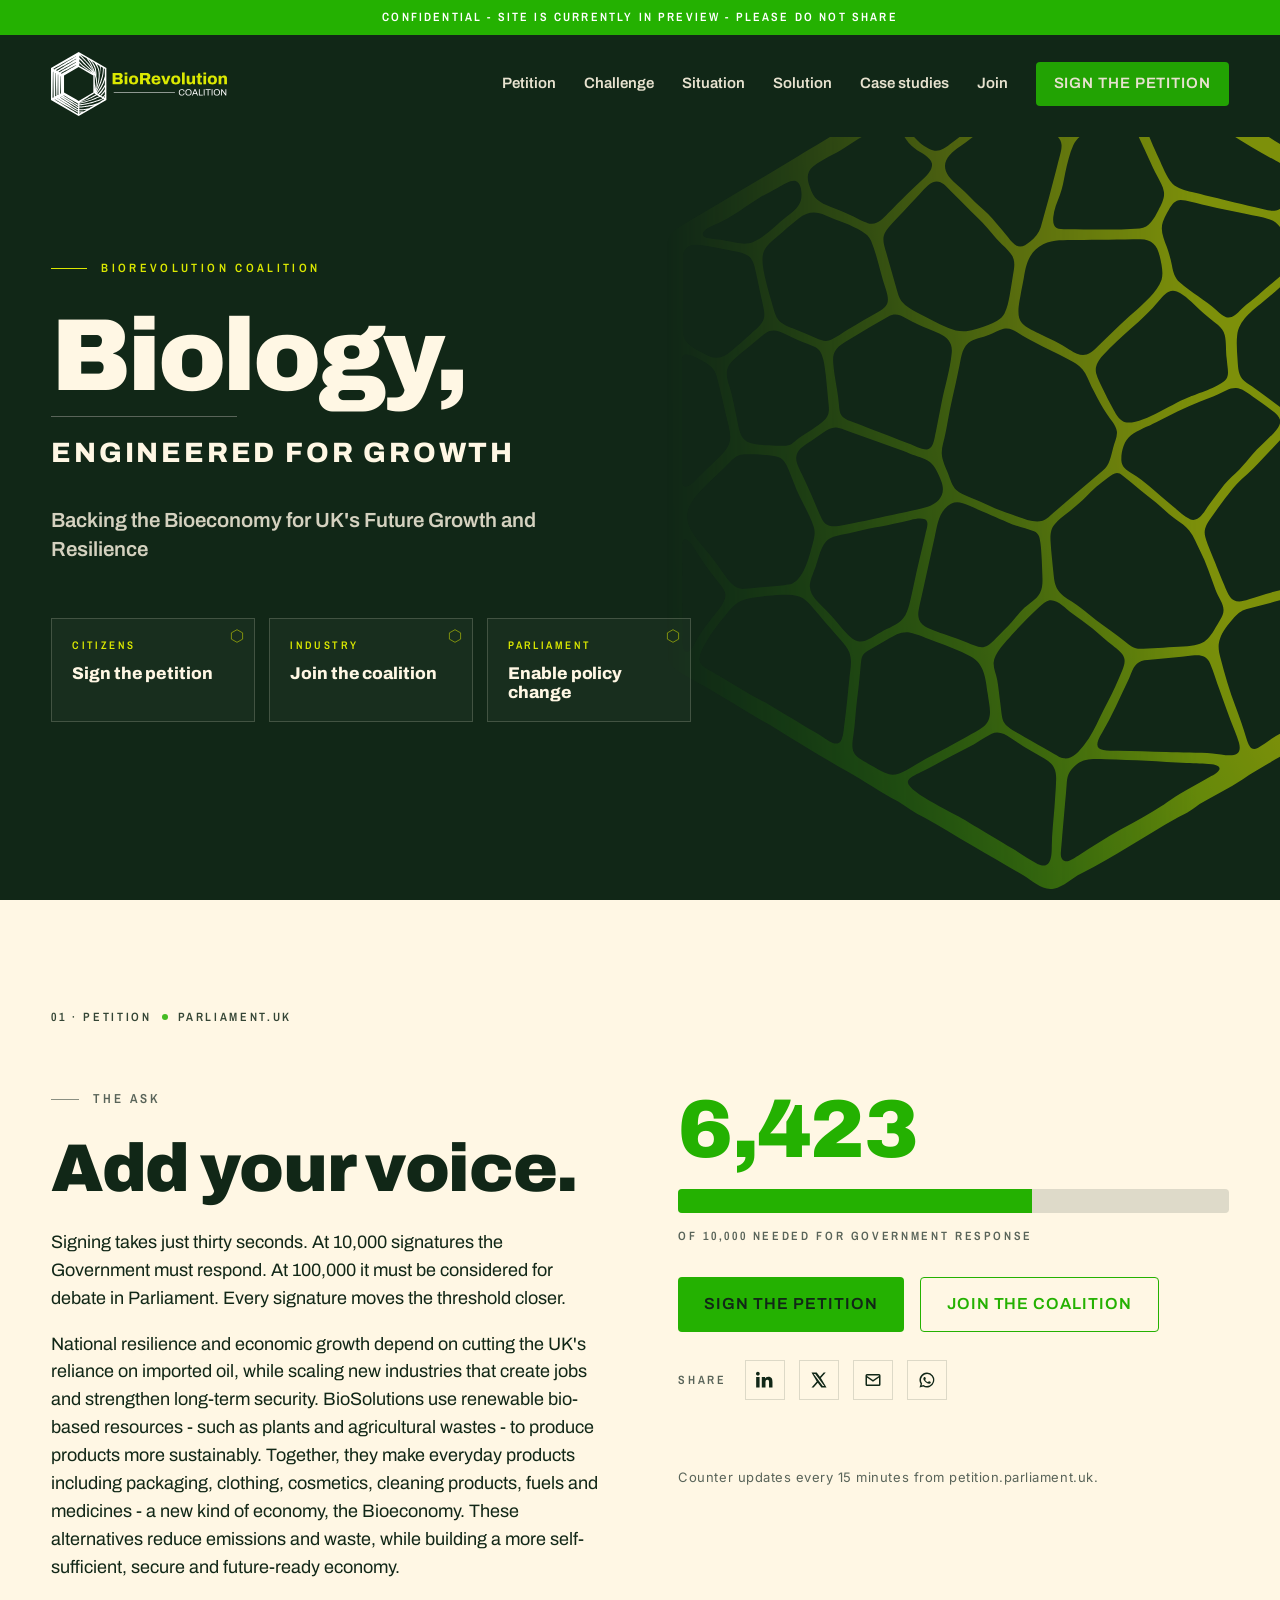
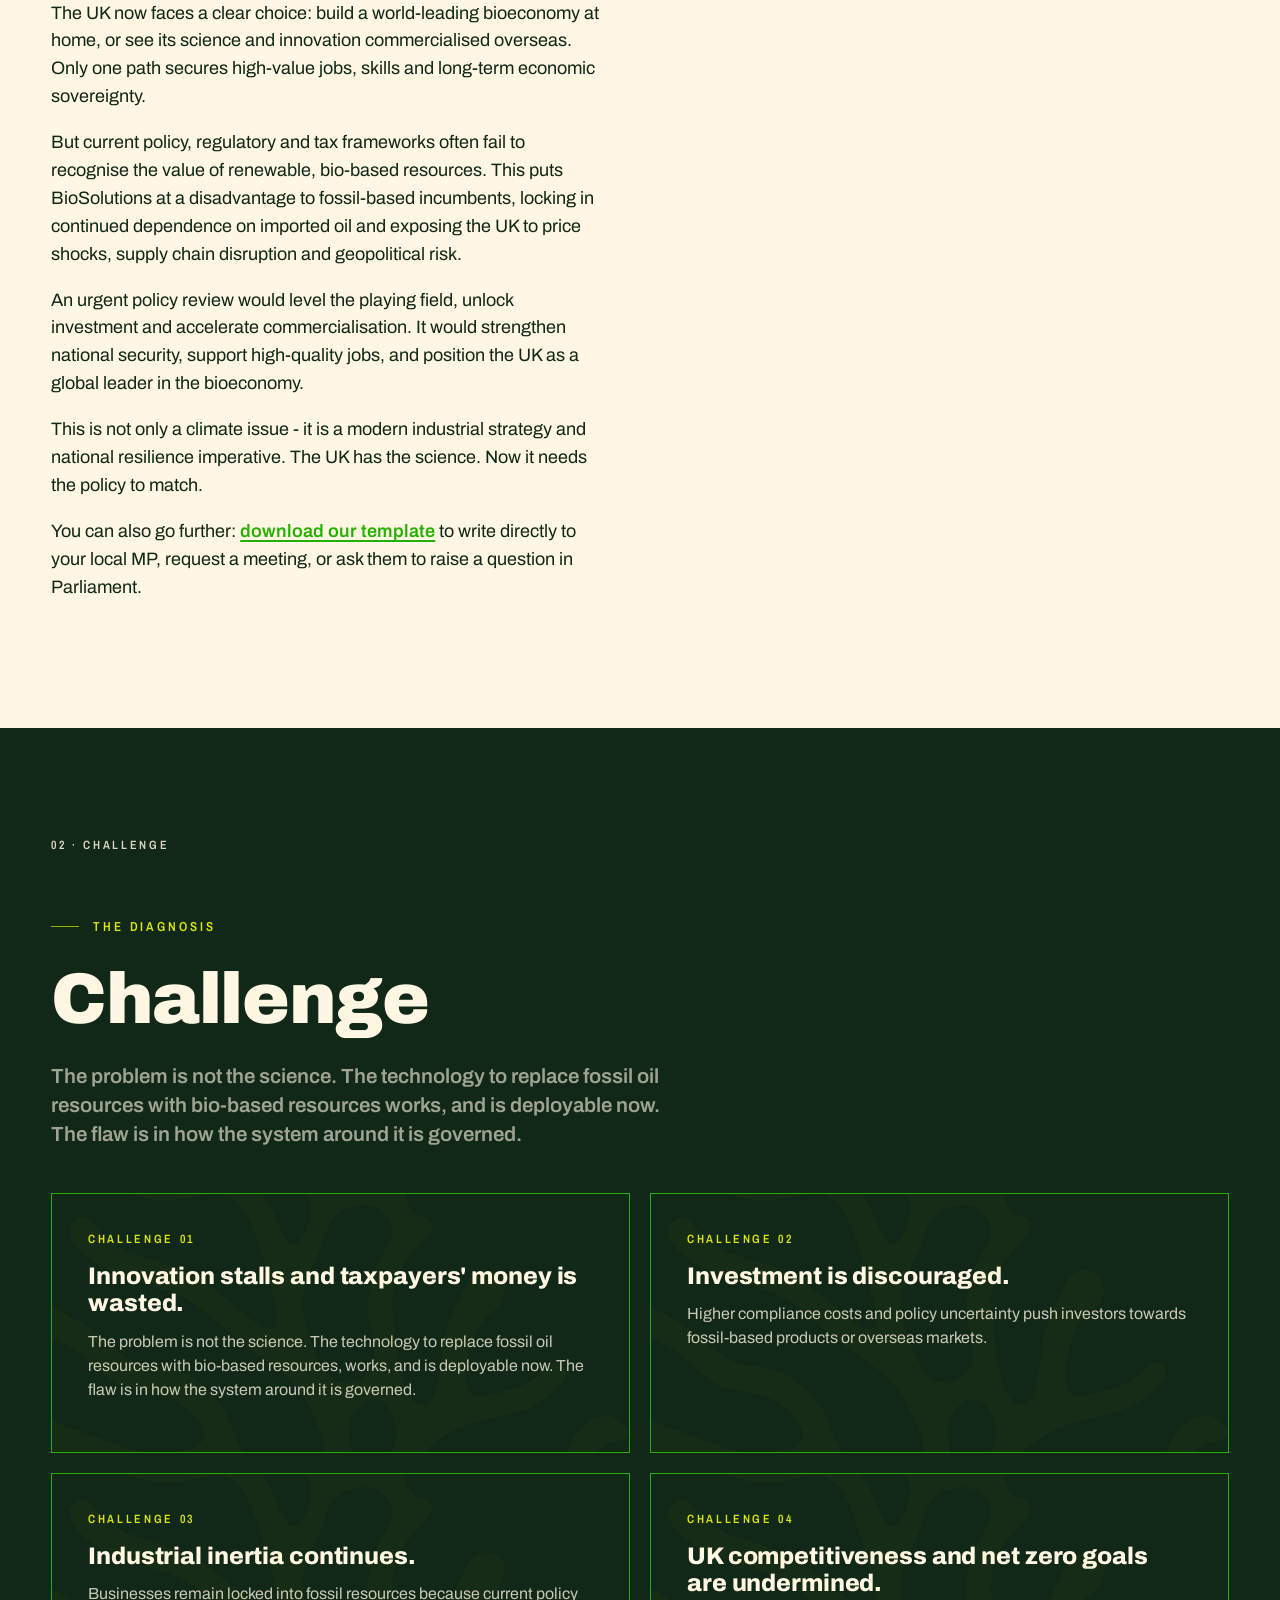
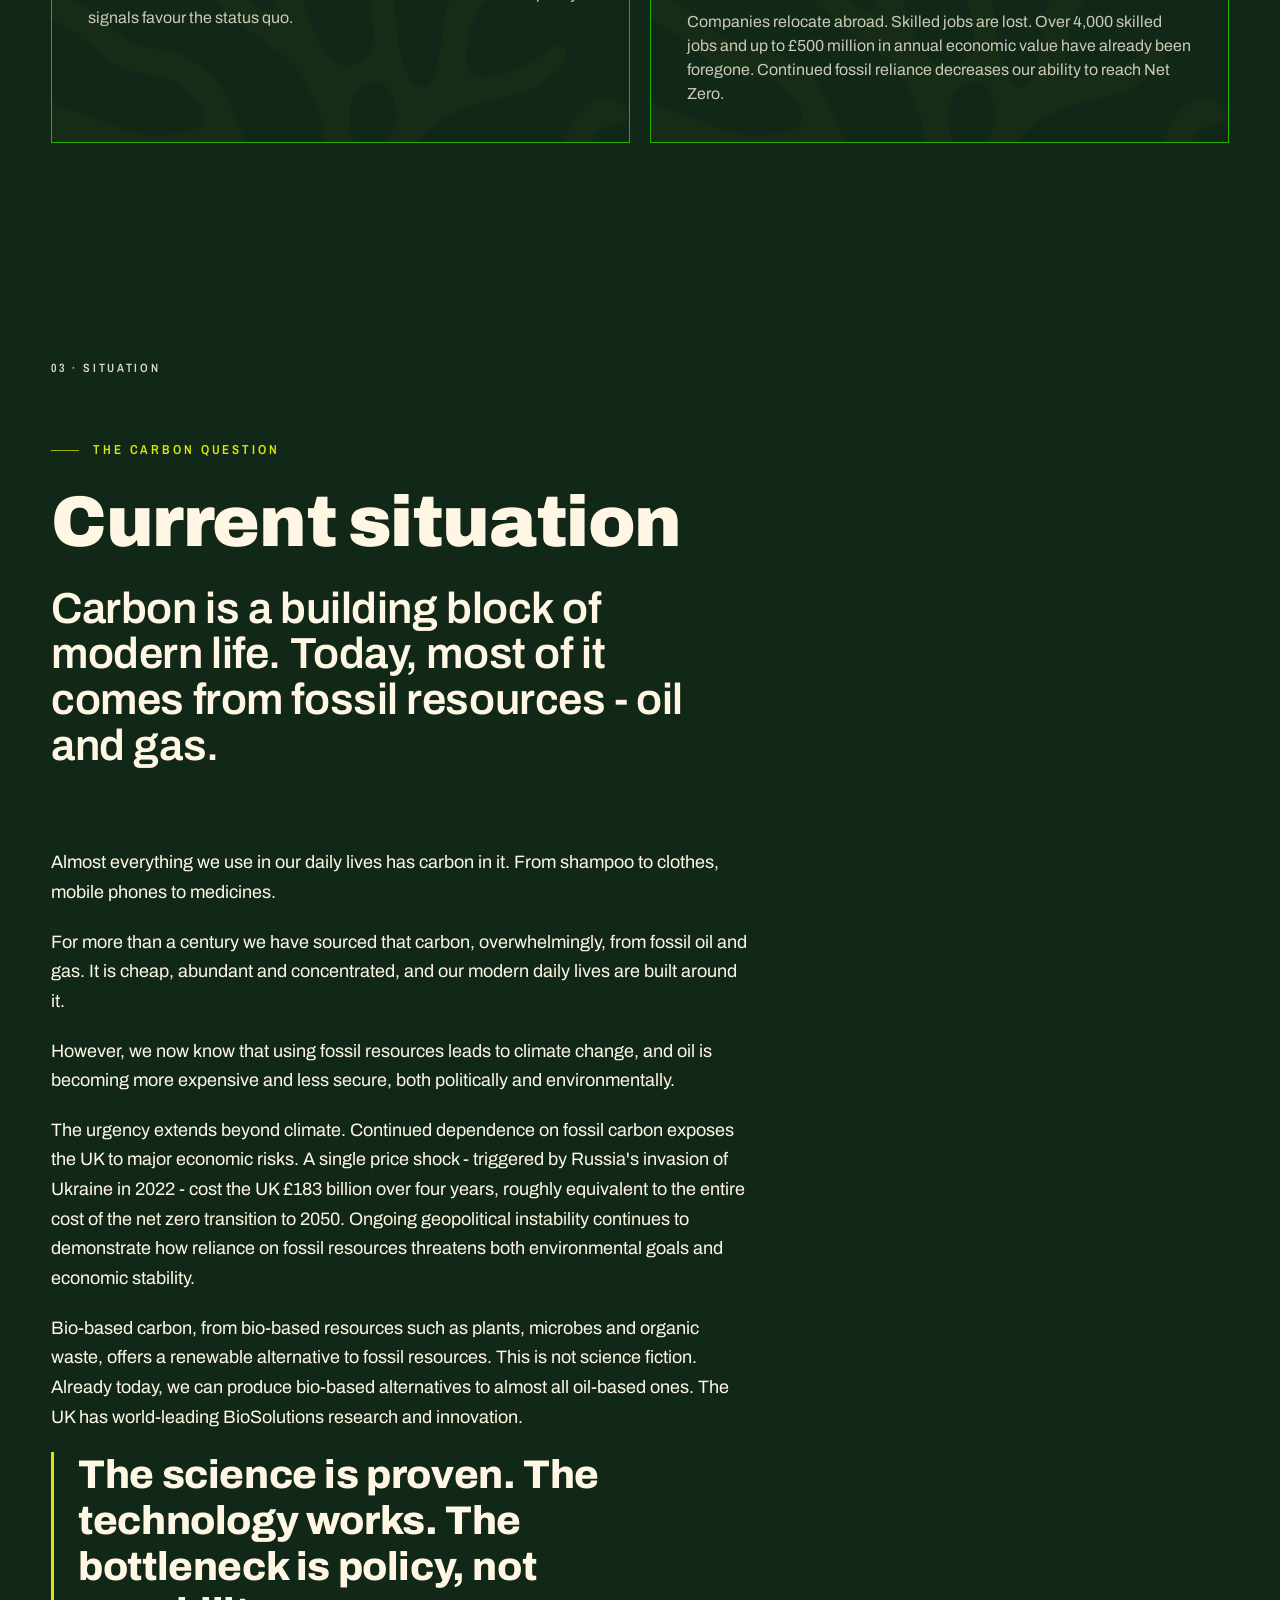
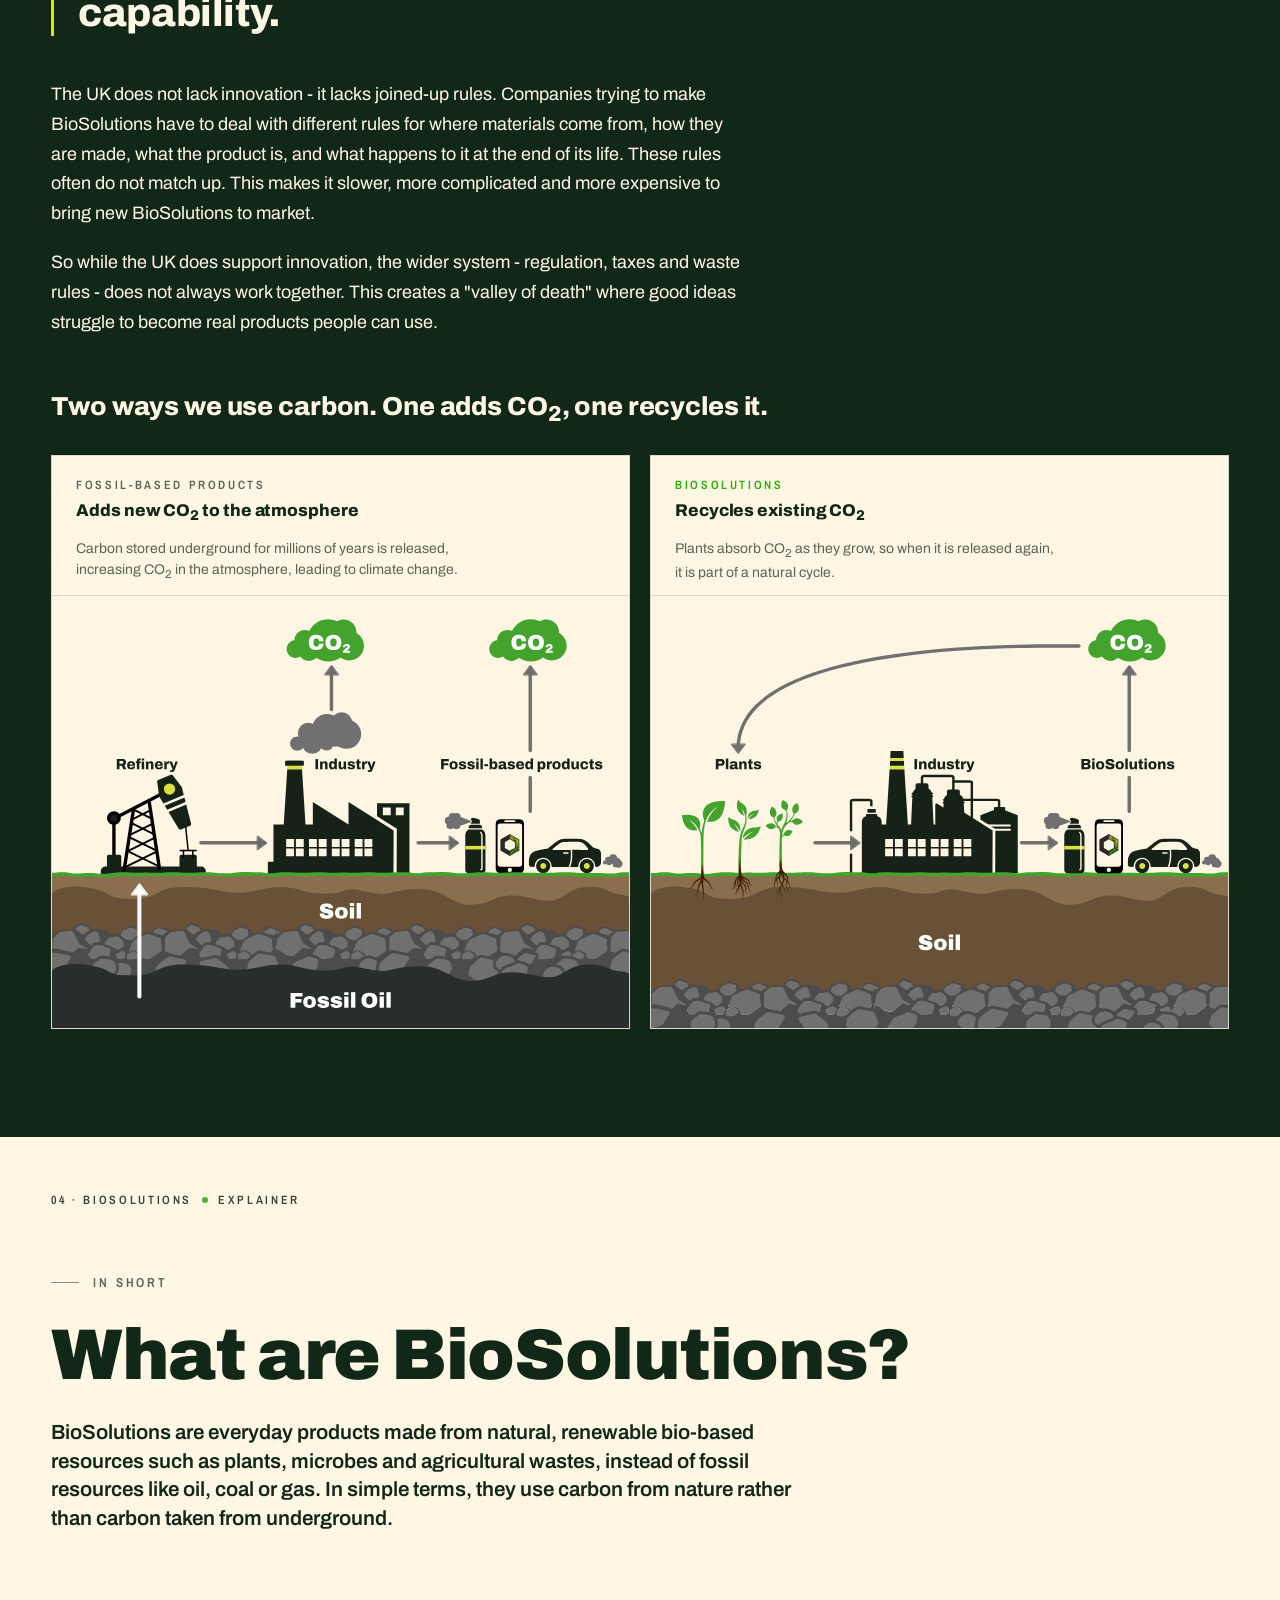
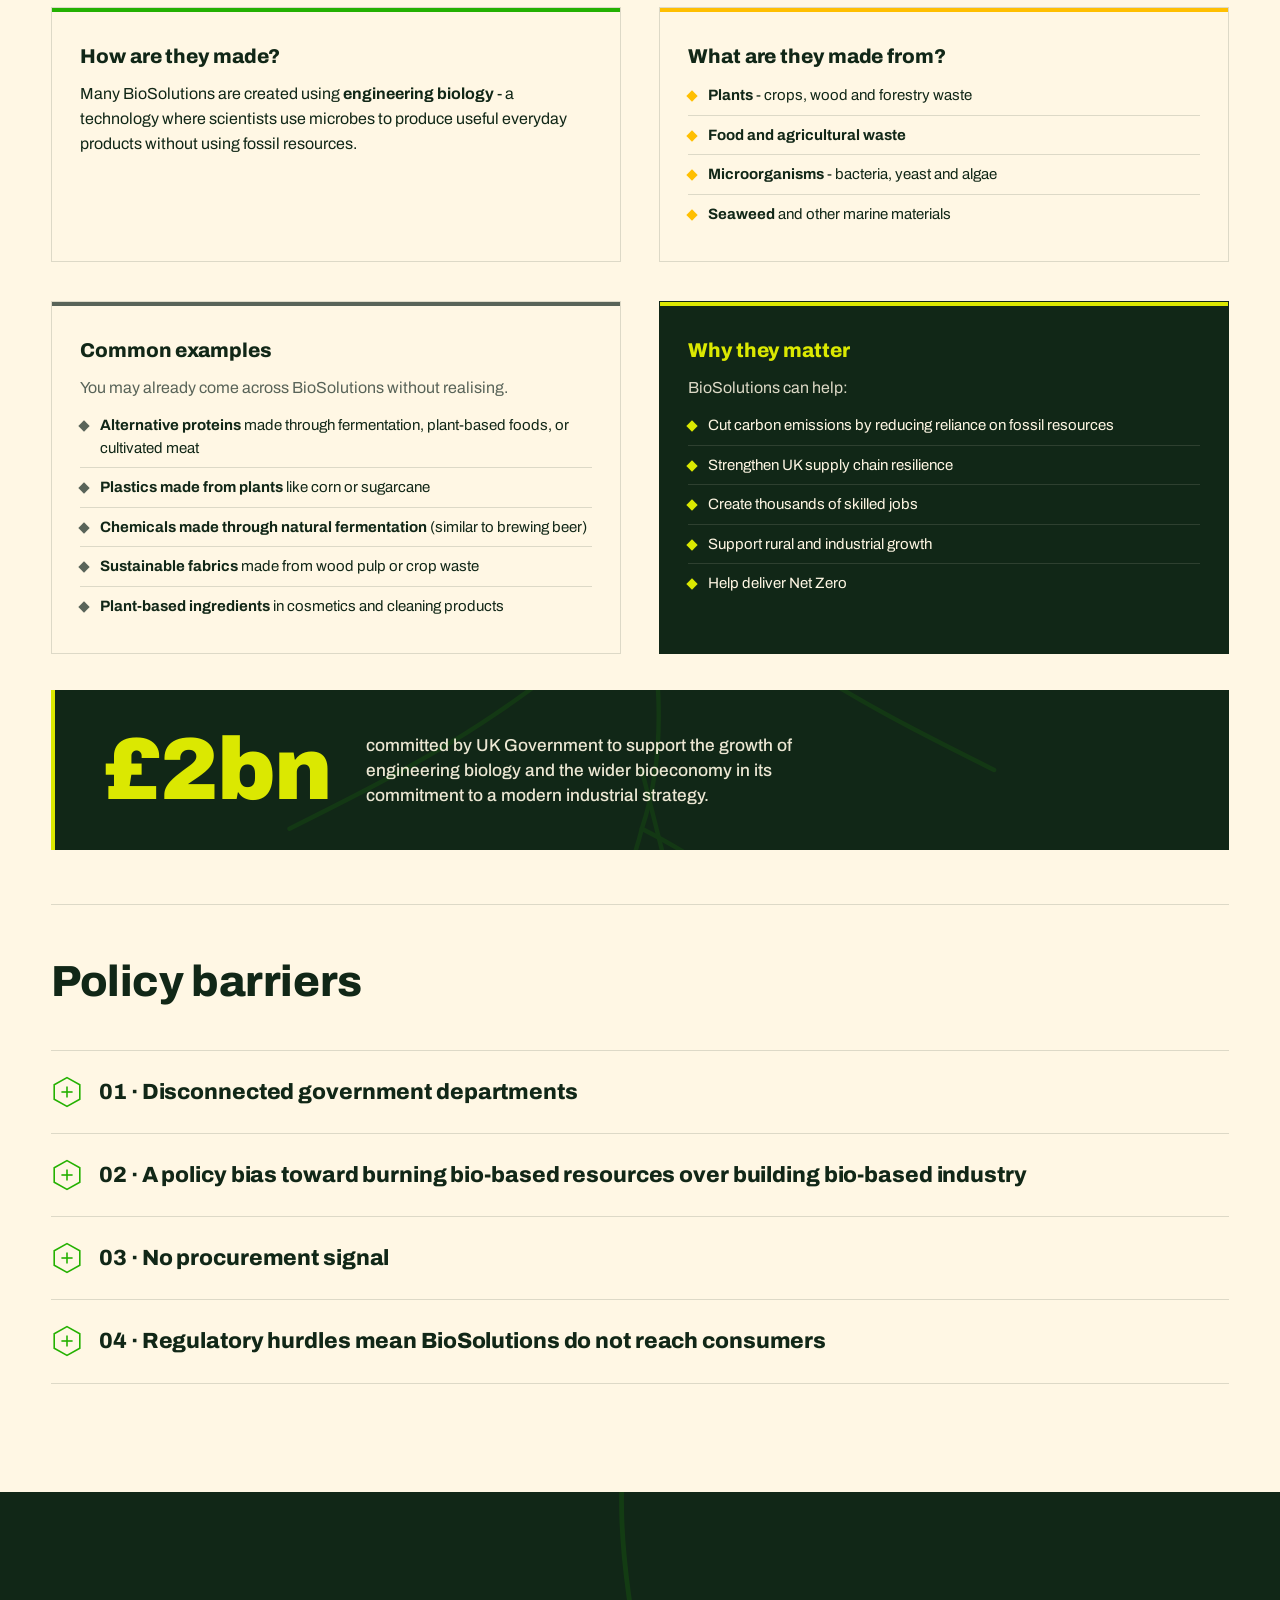
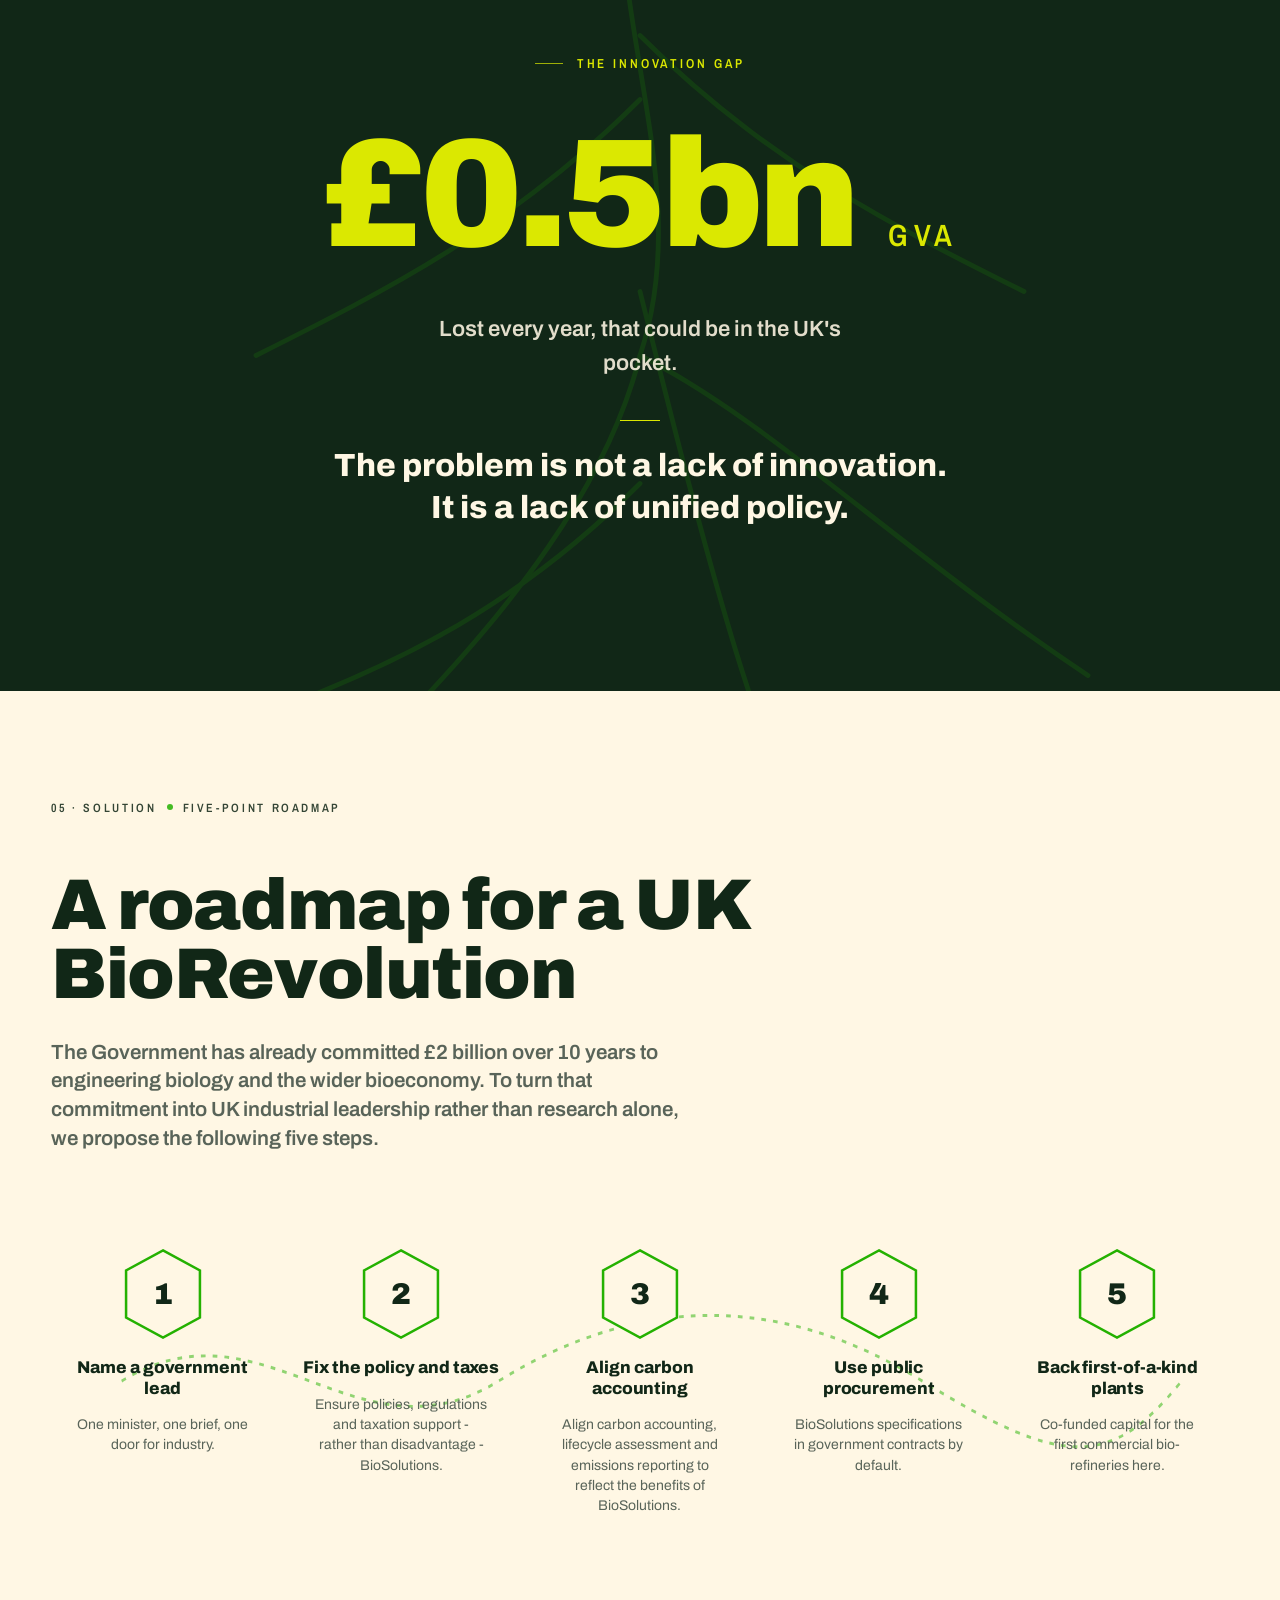
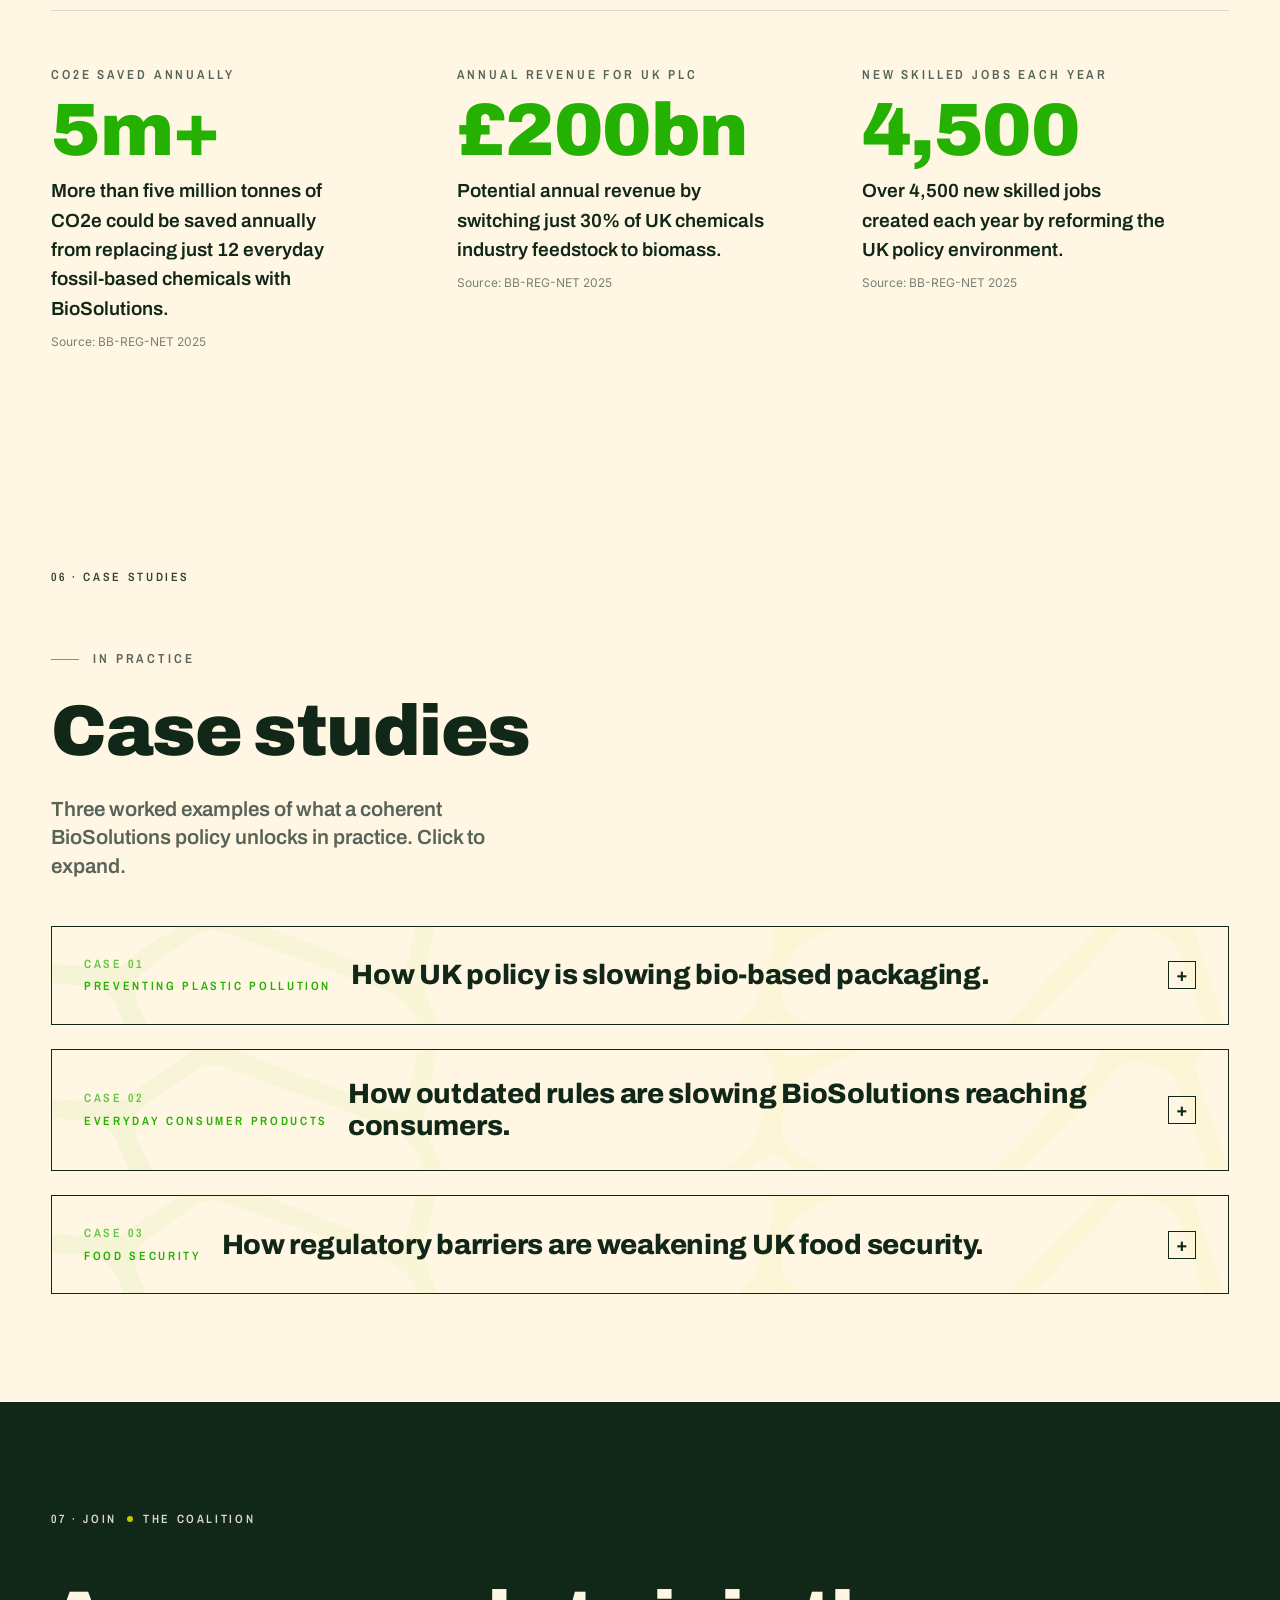
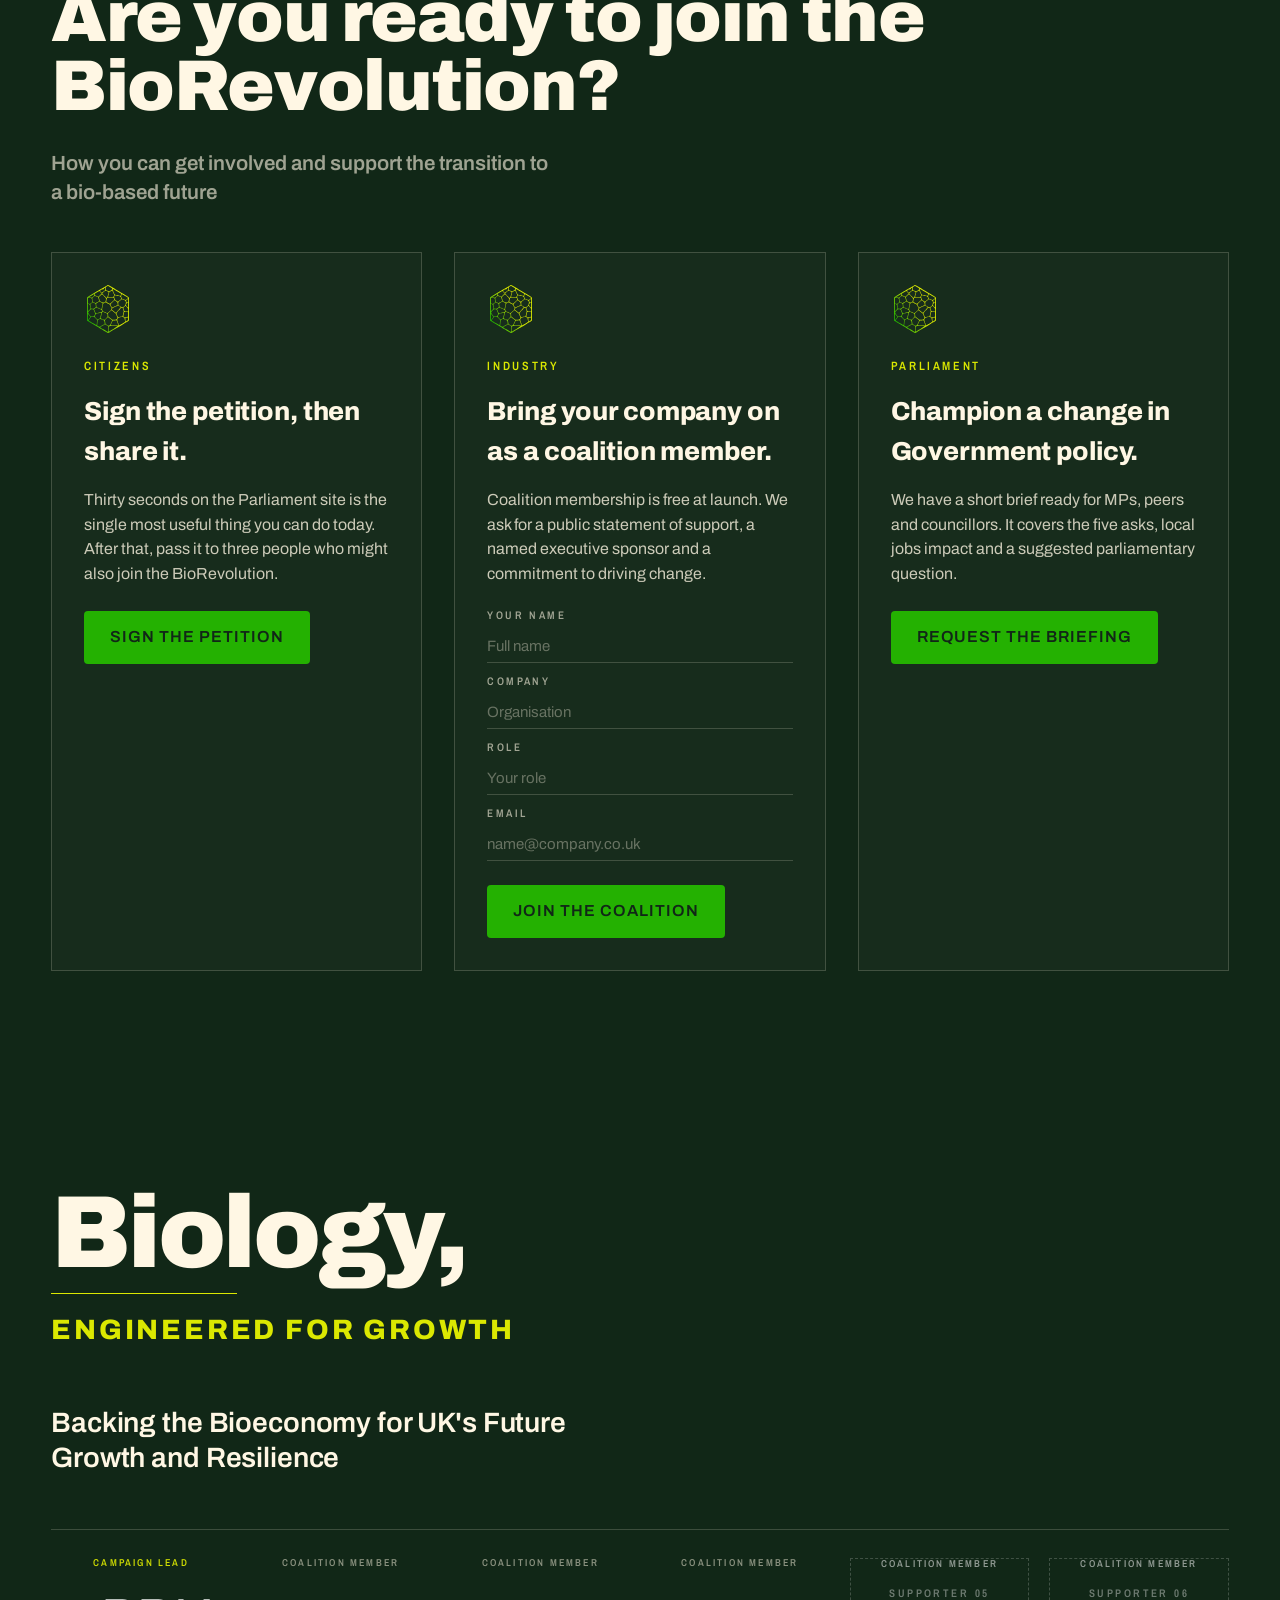
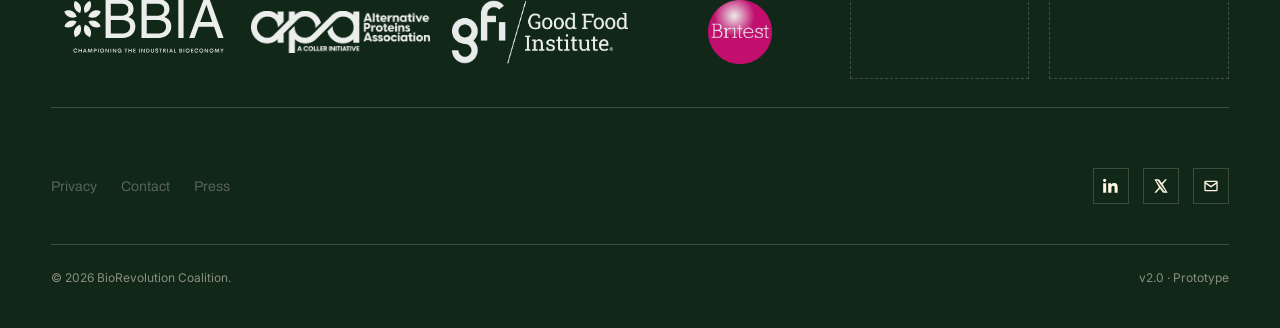
<file: index.html>
<!doctype html>
<html lang="en-GB">
<head>
  <meta charset="utf-8" />
  <meta name="viewport" content="width=device-width, initial-scale=1" />
  <title>BioRevolution Coalition — Biology, engineered for growth.</title>
  <meta name="description" content="Support the transition to bio-based carbon for the future economy. A coalition brief, and a UK parliamentary petition." />

  <link rel="preconnect" href="https://fonts.googleapis.com">
  <link rel="preconnect" href="https://fonts.gstatic.com" crossorigin>
  <link href="https://fonts.googleapis.com/css2?family=Archivo:wght@400;600;800;900&family=Archivo+Narrow:wght@600&family=Inter:wght@400;500&display=swap" rel="stylesheet">

  <meta name="robots" content="noindex, nofollow, noarchive, nosnippet" />
  <link rel="stylesheet" href="styles.css?v=20260428d" />
</head>
<body>

<!-- Confidential banner -->
<div class="preview-banner" role="status">Confidential - site is currently in preview - please do not share</div>

<!-- =========================================================
     Sticky nav  (hidden on hero, solidifies past 80vh)
     ========================================================= -->
<nav class="site-nav" id="siteNav" aria-label="Primary">
  <a class="brand" href="#top">
    <img src="Images/BioRevolutions-white%20with%20yellow%20text.svg" alt="BioRevolution Coalition" />
  </a>
  <div class="links">
    <a href="#petition">Petition</a>
    <a href="#challenge">Challenge</a>
    <a href="#situation">Situation</a>
    <a href="#solution">Solution</a>
    <a href="#case-studies">Case studies</a>
    <a href="#join">Join</a>
    <a class="btn" href="#petition">Sign the petition</a>
  </div>
</nav>


<!-- =========================================================
     S1  HERO  (dark)
     ========================================================= -->
<section class="hero" id="top" aria-labelledby="heroStrap">
  <div class="hero-copy">
    <div class="eyebrow">BioRevolution Coalition</div>

    <!-- Strapline lockup (reserved treatment) -->
    <div class="lockup" id="heroStrap">
      <div class="one">Biology,</div>
      <div class="rule-line"></div>
      <div class="two-l">Engineered for growth</div>
    </div>

    <p class="deck">Backing the Bioeconomy for UK's Future Growth and Resilience</p>

    <!-- Three audience CTAs -->
    <div class="cta-audiences" role="list">
      <a href="#petition" role="listitem">
        <span class="who">Citizens</span>
        <span class="action">Sign the petition</span>
      </a>
      <a href="#join" role="listitem">
        <span class="who">Industry</span>
        <span class="action">Join the coalition</span>
      </a>
      <a href="#join" role="listitem">
        <span class="who">Parliament</span>
        <span class="action">Enable policy change</span>
      </a>
    </div>
  </div>

  <!-- Hero art: Organic Lattice -->
  <div class="hero-art" aria-hidden="true">
    <img src="Images/Organic-Lattice1.svg" alt="" />
  </div>

</section>


<!-- =========================================================
     S2  PETITION  (light)
     ========================================================= -->
<section class="bk light" id="petition" aria-labelledby="petitionH2">
  <div class="wrap">
    <div class="running">
      <span>01 · Petition<span class="dot"></span>Parliament.uk</span>
    </div>

    <div class="petition-grid">
      <div>
        <span class="label">The ask</span>
        <h2 class="h1" id="petitionH2">Add your voice.</h2>

        <div class="body">
          <p>Signing takes just thirty seconds. At 10,000 signatures the Government must respond. At 100,000 it must be considered for debate in Parliament. Every signature moves the threshold closer.</p>

          <p>National resilience and economic growth depend on cutting the UK's reliance on imported oil, while scaling new industries that create jobs and strengthen long-term security. BioSolutions use renewable bio-based resources - such as plants and agricultural wastes - to produce products more sustainably. Together, they make everyday products including packaging, clothing, cosmetics, cleaning products, fuels and medicines - a new kind of economy, the Bioeconomy. These alternatives reduce emissions and waste, while building a more self-sufficient, secure and future-ready economy.</p>

          <p>The UK now faces a clear choice: build a world-leading bioeconomy at home, or see its science and innovation commercialised overseas. Only one path secures high-value jobs, skills and long-term economic sovereignty.</p>

          <p>But current policy, regulatory and tax frameworks often fail to recognise the value of renewable, bio-based resources. This puts BioSolutions at a disadvantage to fossil-based incumbents, locking in continued dependence on imported oil and exposing the UK to price shocks, supply chain disruption and geopolitical risk.</p>

          <p>An urgent policy review would level the playing field, unlock investment and accelerate commercialisation. It would strengthen national security, support high-quality jobs, and position the UK as a global leader in the bioeconomy.</p>

          <p>This is not only a climate issue - it is a modern industrial strategy and national resilience imperative. The UK has the science. Now it needs the policy to match.</p>

          <p>You can also go further: <a class="text-link" href="#" aria-disabled="true">download our template</a> to write directly to your local MP, request a meeting, or ask them to raise a question in Parliament.</p>
        </div>
      </div>

      <div>
        <div class="progress" aria-label="Petition progress">
          <div class="count" id="petitionCount">6,423</div>
          <div class="track"><div class="fill" id="petitionFill" style="width: 64.23%;"></div></div>
          <div class="cap">Of 10,000 needed for government response</div>
        </div>

        <div class="btn-row" style="margin-top: 32px;">
          <a class="btn" href="#" target="_blank" rel="noopener">Sign the petition</a>
          <a class="btn secondary" href="#join">Join the coalition</a>
        </div>

        <div class="share-strip" aria-label="Share">
          <span class="lbl">Share</span>

          <a href="#" aria-label="Share on LinkedIn">
            <svg viewBox="0 0 24 24" fill="currentColor" aria-hidden="true"><path d="M4.98 3.5C4.98 4.88 3.87 6 2.5 6S0 4.88 0 3.5 1.12 1 2.5 1s2.48 1.12 2.48 2.5zM.22 8h4.56v14H.22V8zm7.5 0h4.37v1.92h.06c.61-1.15 2.1-2.36 4.33-2.36 4.63 0 5.48 3.04 5.48 7v7.44h-4.56v-6.6c0-1.57-.03-3.6-2.2-3.6-2.2 0-2.54 1.72-2.54 3.49V22H7.72V8z"/></svg>
          </a>
          <a href="#" aria-label="Share on X">
            <svg viewBox="0 0 24 24" fill="currentColor" aria-hidden="true"><path d="M18.244 2H21l-6.52 7.45L22 22h-6.82l-4.76-6.22L4.8 22H2l7-8 -7-12h6.92l4.29 5.66L18.244 2zM17 20h2L7 4H5l12 16z"/></svg>
          </a>
          <a href="#" aria-label="Share by email">
            <svg viewBox="0 0 24 24" fill="none" stroke="currentColor" stroke-width="2" aria-hidden="true"><rect x="3" y="5" width="18" height="14" rx="1"/><path d="M3 7l9 6 9-6"/></svg>
          </a>
          <a href="#" aria-label="Share on WhatsApp">
            <svg viewBox="0 0 24 24" fill="currentColor" aria-hidden="true"><path d="M12 2a10 10 0 00-8.46 15.3L2 22l4.85-1.27A10 10 0 1012 2zm0 18a8 8 0 01-4.08-1.12l-.29-.17-2.88.75.77-2.8-.19-.3A8 8 0 1112 20zm4.55-5.58c-.25-.12-1.47-.72-1.7-.8s-.4-.12-.56.13-.64.8-.79.97-.29.19-.54.06a6.5 6.5 0 01-1.92-1.19 7.22 7.22 0 01-1.33-1.66c-.14-.24 0-.37.11-.49s.25-.29.37-.43a1.72 1.72 0 00.24-.41.45.45 0 000-.43c-.06-.12-.56-1.35-.77-1.84s-.4-.42-.56-.43h-.47a.9.9 0 00-.65.3 2.74 2.74 0 00-.86 2.05 4.75 4.75 0 001 2.5 10.89 10.89 0 004.15 3.67 4.8 4.8 0 002.93.61 2.48 2.48 0 001.63-1.15 2.02 2.02 0 00.14-1.15c-.06-.1-.23-.17-.48-.29z"/></svg>
          </a>
        </div>

        <p class="caption pad-t">Counter updates every 15 minutes from petition.parliament.uk. <!-- PLACEHOLDER: prototype uses hard-coded value; wire to API in phase 4 --></p>
      </div>
    </div>
  </div>
</section>


<!-- =========================================================
     S3  CRITICAL FLAW  (dark)
     ========================================================= -->
<section class="bk dark" id="challenge" aria-labelledby="challengeH2">
  <div class="wrap">
    <div class="running">
      <span>02 · Challenge</span>
    </div>

    <span class="label">The diagnosis</span>
    <h2 class="h1" id="challengeH2">Challenge</h2>
    <p class="lead muted tight wider">The problem is not the science. The technology to replace fossil oil resources with bio-based resources works, and is deployable now. The flaw is in how the system around it is governed.</p>

    <div class="flaw-grid">
      <article class="hex-card organic">
        <div class="n">Challenge 01</div>
        <h4>Innovation stalls and taxpayers' money is wasted.</h4>
        <p>The problem is not the science. The technology to replace fossil oil resources with bio-based resources, works, and is deployable now. The flaw is in how the system around it is governed.</p>
      </article>
      <article class="hex-card organic">
        <div class="n">Challenge 02</div>
        <h4>Investment is discouraged.</h4>
        <p>Higher compliance costs and policy uncertainty push investors towards fossil-based products or overseas markets.</p>
      </article>
      <article class="hex-card organic">
        <div class="n">Challenge 03</div>
        <h4>Industrial inertia continues.</h4>
        <p>Businesses remain locked into fossil resources because current policy signals favour the status quo.</p>
      </article>
      <article class="hex-card organic">
        <div class="n">Challenge 04</div>
        <h4>UK competitiveness and net zero goals are undermined.</h4>
        <p>Companies relocate abroad. Skilled jobs are lost. Over 4,000 skilled jobs and up to £500 million in annual economic value have already been foregone. Continued fossil reliance decreases our ability to reach Net Zero.</p>
      </article>
    </div>
  </div>
</section>


<!-- =========================================================
     S4  THE PROBLEM  (light, long-read)
     ========================================================= -->
<section class="bk dark" id="situation" aria-labelledby="situationH2">
  <div class="wrap">
    <div class="running">
      <span>03 · Situation</span>
    </div>

    <span class="label">The carbon question</span>
    <h2 class="h1" id="situationH2">Current situation</h2>
    <h3 class="h2" style="font-weight: 600; max-width: 26ch;">Carbon is a building block of modern life. Today, most of it comes from fossil resources - oil and gas.</h3>

    <div class="problem-body pad-t">
      <p>Almost everything we use in our daily lives has carbon in it. From shampoo to clothes, mobile phones to medicines.</p>

      <p>For more than a century we have sourced that carbon, overwhelmingly, from fossil oil and gas. It is cheap, abundant and concentrated, and our modern daily lives are built around it.</p>

      <p>However, we now know that using fossil resources leads to climate change, and oil is becoming more expensive and less secure, both politically and environmentally.</p>

      <p>The urgency extends beyond climate. Continued dependence on fossil carbon exposes the UK to major economic risks. A single price shock - triggered by Russia's invasion of Ukraine in 2022 - cost the UK £183 billion over four years, roughly equivalent to the entire cost of the net zero transition to 2050. Ongoing geopolitical instability continues to demonstrate how reliance on fossil resources threatens both environmental goals and economic stability.</p>

      <p>Bio-based carbon, from bio-based resources such as plants, microbes and organic waste, offers a renewable alternative to fossil resources. This is not science fiction. Already today, we can produce bio-based alternatives to almost all oil-based ones. The UK has world-leading BioSolutions research and innovation.</p>

      <p class="pull-quote">The science is proven. The technology works. The bottleneck is policy, not capability.</p>

      <p>The UK does not lack innovation - it lacks joined-up rules. Companies trying to make BioSolutions have to deal with different rules for where materials come from, how they are made, what the product is, and what happens to it at the end of its life. These rules often do not match up. This makes it slower, more complicated and more expensive to bring new BioSolutions to market.</p>

      <p>So while the UK does support innovation, the wider system - regulation, taxes and waste rules - does not always work together. This creates a "valley of death" where good ideas struggle to become real products people can use.</p>
    </div>

    <!-- Two Ways We Use Carbon: One Adds CO2, One Recycles It (per Jen's concept) -->
    <figure class="carbon-compare">
      <figcaption class="carbon-compare-title">Two ways we use carbon. One adds CO<sub>2</sub>, one recycles it.</figcaption>

      <div class="carbon-compare-grid">

        <!-- LEFT: Fossil-based products = adds new CO2 -->
        <div class="carbon-side fossil">
          <div class="carbon-side-head">
            <div class="carbon-side-tag">Fossil-based products</div>
            <div class="carbon-side-sub">Adds new CO<sub>2</sub> to the atmosphere</div>
            <p class="carbon-side-cap">Carbon stored underground for millions of years is released, increasing CO<sub>2</sub> in the atmosphere, leading to climate change.</p>
          </div>

          <img class="carbon-side-svg" src="Images/Fossil fuel.svg" alt="Fossil-based carbon system: oil refinery extracts fossil oil, feeds an industrial factory producing fossil-based consumer products, with CO2 emitted to the atmosphere at each stage." />
        </div>

        <!-- RIGHT: BioSolutions = recycles existing CO2 -->
        <div class="carbon-side bio">
          <div class="carbon-side-head">
            <div class="carbon-side-tag">BioSolutions</div>
            <div class="carbon-side-sub">Recycles existing CO<sub>2</sub></div>
            <p class="carbon-side-cap">Plants absorb CO<sub>2</sub> as they grow, so when it is released again, it is part of a natural cycle.</p>
          </div>

          <img class="carbon-side-svg" src="Images/Bio fuel.svg" alt="Bio-based carbon system: plants absorb CO2 as they grow, are turned into BioSolutions by industry, and CO2 released returns to plants in a closed natural cycle." />
        </div>

      </div>
    </figure>

  </div>
</section>


<!-- =========================================================
     S4.5  WHAT ARE BIOSOLUTIONS?  (light, explainer)
     ========================================================= -->
<section class="bk light" id="biosolutions" aria-labelledby="biosolH2">
  <div class="wrap">
    <div class="running">
      <span>04 · BioSolutions<span class="dot"></span>Explainer</span>
    </div>

    <span class="label">In short</span>
    <h2 class="h1" id="biosolH2">What are BioSolutions?</h2>
    <p class="lead tight widest">BioSolutions are everyday products made from natural, renewable bio-based resources such as plants, microbes and agricultural wastes, instead of fossil resources like oil, coal or gas. In simple terms, they use carbon from nature rather than carbon taken from underground.</p>

    <div class="biosol-grid pad-t">

      <div class="biosol-block accent-leaf">
        <h3 class="h3">How are they made?</h3>
        <p>Many BioSolutions are created using <strong>engineering biology</strong> - a technology where scientists use microbes to produce useful everyday products without using fossil resources.</p>
      </div>

      <div class="biosol-block accent-amber">
        <h3 class="h3">What are they made from?</h3>
        <ul class="biosol-list">
          <li><strong>Plants</strong> - crops, wood and forestry waste</li>
          <li><strong>Food and agricultural waste</strong></li>
          <li><strong>Microorganisms</strong> - bacteria, yeast and algae</li>
          <li><strong>Seaweed</strong> and other marine materials</li>
        </ul>
      </div>

      <div class="biosol-block accent-sage">
        <h3 class="h3">Common examples</h3>
        <p class="muted small" style="margin-bottom: 12px;">You may already come across BioSolutions without realising.</p>
        <ul class="biosol-list">
          <li><strong>Alternative proteins</strong> made through fermentation, plant-based foods, or cultivated meat</li>
          <li><strong>Plastics made from plants</strong> like corn or sugarcane</li>
          <li><strong>Chemicals made through natural fermentation</strong> (similar to brewing beer)</li>
          <li><strong>Sustainable fabrics</strong> made from wood pulp or crop waste</li>
          <li><strong>Plant-based ingredients</strong> in cosmetics and cleaning products</li>
        </ul>
      </div>

      <div class="biosol-block accent-ink">
        <h3 class="h3">Why they matter</h3>
        <p class="small" style="margin-bottom: 12px; opacity: .85;">BioSolutions can help:</p>
        <ul class="biosol-list">
          <li>Cut carbon emissions by reducing reliance on fossil resources</li>
          <li>Strengthen UK supply chain resilience</li>
          <li>Create thousands of skilled jobs</li>
          <li>Support rural and industrial growth</li>
          <li>Help deliver Net Zero</li>
        </ul>
      </div>

    </div>

    <aside class="biosol-feature" aria-label="UK Government commitment">
      <span class="biosol-feature-num">£2bn</span>
      <span class="biosol-feature-desc">committed by UK Government to support the growth of engineering biology and the wider bioeconomy in its commitment to a modern industrial strategy.</span>
    </aside>

    <hr class="rule" />

    <h3 class="h2">Policy barriers</h3>

    <div class="accordion">
      <details>
        <summary>
          <span class="hex" aria-hidden="true">
            <svg viewBox="0 0 40 40"><polygon points="20,2 36,11 36,29 20,38 4,29 4,11" fill="none" stroke="#24B101" stroke-width="2"/><line x1="20" y1="13" x2="20" y2="27" stroke="#24B101" stroke-width="2" class="hex-plus-v"/><line x1="13" y1="20" x2="27" y2="20" stroke="#24B101" stroke-width="2"/></svg>
          </span>
          <span>01 · Disconnected government departments</span>
        </summary>
        <div class="answer">
          Carbon policy is currently spread across multiple government departments. On the one hand, the Department for Science, Innovation and Technology (DSIT) uses taxpayers' money to heavily fund BioSolutions research and innovation. On the other, HM Treasury and the Department for Environment, Food and Rural Affairs (Defra) apply taxes and regulatory frameworks that heavily penalise BioSolutions.
        </div>
      </details>
      <details>
        <summary>
          <span class="hex" aria-hidden="true">
            <svg viewBox="0 0 40 40"><polygon points="20,2 36,11 36,29 20,38 4,29 4,11" fill="none" stroke="#24B101" stroke-width="2"/><line x1="20" y1="13" x2="20" y2="27" stroke="#24B101" stroke-width="2" class="hex-plus-v"/><line x1="13" y1="20" x2="27" y2="20" stroke="#24B101" stroke-width="2"/></svg>
          </span>
          <span>02 · A policy bias toward burning bio-based resources over building bio-based industry</span>
        </summary>
        <div class="answer">
          UK biomass policy, which determines the way we use our bio-based resources, currently strongly favours their use for bioenergy - often prioritising combustion for heat and power over higher-value applications in materials, chemicals and manufacturing.
        </div>
      </details>
      <details>
        <summary>
          <span class="hex" aria-hidden="true">
            <svg viewBox="0 0 40 40"><polygon points="20,2 36,11 36,29 20,38 4,29 4,11" fill="none" stroke="#24B101" stroke-width="2"/><line x1="20" y1="13" x2="20" y2="27" stroke="#24B101" stroke-width="2" class="hex-plus-v"/><line x1="13" y1="20" x2="27" y2="20" stroke="#24B101" stroke-width="2"/></svg>
          </span>
          <span>03 · No procurement signal</span>
        </summary>
        <div class="answer">
          Government contracts - through for example the NHS - still do not routinely ask for BioSolutions, even when they could. Public procurement is one of the quickest and most cost-effective ways to create early markets, but right now that opportunity is largely being missed.
        </div>
      </details>
      <details>
        <summary>
          <span class="hex" aria-hidden="true">
            <svg viewBox="0 0 40 40"><polygon points="20,2 36,11 36,29 20,38 4,29 4,11" fill="none" stroke="#24B101" stroke-width="2"/><line x1="20" y1="13" x2="20" y2="27" stroke="#24B101" stroke-width="2" class="hex-plus-v"/><line x1="13" y1="20" x2="27" y2="20" stroke="#24B101" stroke-width="2"/></svg>
          </span>
          <span>04 · Regulatory hurdles mean BioSolutions do not reach consumers</span>
        </summary>
        <div class="answer">
          The Government's elongated regulatory system means it is often twice as costly, and takes significantly longer, for BioSolutions to gain market approval compared to fossil-based products - discouraging innovation and economic growth.
        </div>
      </details>
    </div>
  </div>
</section>


<!-- =========================================================
     S5  INNOVATION GAP  (dark, full-bleed)
     ========================================================= -->
<section class="gap-section" id="gap" aria-labelledby="gapH2">
  <div class="myc-bg" aria-hidden="true"></div>
  <div class="wrap">
    <span class="label" id="gapH2">The innovation gap</span>
    <div class="gap-stat">£0.5bn<span class="gap-stat-unit">GVA</span></div>
    <p class="gap-subline">Lost every year, that could be in the UK's pocket.</p>
    <blockquote class="gap-quote">
      The problem is not a lack of innovation.<br />It is a lack of unified policy.
    </blockquote>
  </div>
</section>


<!-- =========================================================
     S6  THE SOLUTION  (light, roadmap)
     ========================================================= -->
<section class="bk light" id="solution" aria-labelledby="solutionH2">
  <div class="wrap">
    <div class="running">
      <span>05 · Solution<span class="dot"></span>Five-point roadmap</span>
    </div>

    <h2 class="h1" id="solutionH2">A roadmap for a UK BioRevolution</h2>
    <p class="lead muted tight wider">The Government has already committed £2 billion over 10 years to engineering biology and the wider bioeconomy. To turn that commitment into UK industrial leadership rather than research alone, we propose the following five steps.</p>

    <div class="roadmap">
      <!-- Static path underlay; phase 4 will animate with GSAP DrawSVG -->
      <svg class="roadmap-svg" viewBox="0 0 1000 240" preserveAspectRatio="none" aria-hidden="true">
        <path d="M 60 120 C 180 60, 260 180, 380 120 S 620 60, 740 120 S 900 180, 960 120"
              stroke="#24B101" stroke-width="2" stroke-dasharray="4 6" fill="none" opacity=".5"/>
      </svg>

      <div class="nodes">
        <div class="roadmap-node">
          <div class="hex-num">1</div>
          <h4>Name a government lead</h4>
          <p>One minister, one brief, one door for industry.</p>
        </div>
        <div class="roadmap-node">
          <div class="hex-num">2</div>
          <h4>Fix the policy and taxes</h4>
          <p>Ensure policies, regulations and taxation support - rather than disadvantage - BioSolutions.</p>
        </div>
        <div class="roadmap-node">
          <div class="hex-num">3</div>
          <h4>Align carbon accounting</h4>
          <p>Align carbon accounting, lifecycle assessment and emissions reporting to reflect the benefits of BioSolutions.</p>
        </div>
        <div class="roadmap-node">
          <div class="hex-num">4</div>
          <h4>Use public procurement</h4>
          <p>BioSolutions specifications in government contracts by default.</p>
        </div>
        <div class="roadmap-node">
          <div class="hex-num">5</div>
          <h4>Back first-of-a-kind plants</h4>
          <p>Co-funded capital for the first commercial bio-refineries here.</p>
        </div>
      </div>
    </div>

    <hr class="rule" />

    <div class="solution-stats">
      <div class="stat">
        <span class="lbl">CO2e saved annually</span>
        <span class="num">5m+</span>
        <span class="desc">More than five million tonnes of CO2e could be saved annually from replacing just 12 everyday fossil-based chemicals with BioSolutions.</span>
        <span class="src">Source: BB-REG-NET 2025</span>
      </div>
      <div class="stat">
        <span class="lbl">Annual revenue for UK Plc</span>
        <span class="num">£200bn</span>
        <span class="desc">Potential annual revenue by switching just 30% of UK chemicals industry feedstock to biomass.</span>
        <span class="src">Source: BB-REG-NET 2025</span>
      </div>
      <div class="stat">
        <span class="lbl">New skilled jobs each year</span>
        <span class="num">4,500</span>
        <span class="desc">Over 4,500 new skilled jobs created each year by reforming the UK policy environment.</span>
        <span class="src">Source: BB-REG-NET 2025</span>
      </div>
    </div>
  </div>
</section>


<!-- =========================================================
     S7  CASE STUDIES  (light)
     ========================================================= -->
<section class="bk light" id="case-studies" aria-labelledby="caseH2">
  <div class="wrap">
    <div class="running">
      <span>06 · Case studies</span>
    </div>

    <span class="label">In practice</span>
    <h2 class="h1" id="caseH2">Case studies</h2>
    <p class="lead muted tight">Three worked examples of what a coherent BioSolutions policy unlocks in practice. Click to expand.</p>

    <div class="case-list">

      <details class="case voronoi">
        <summary>
          <span class="tag"><span class="tag-n">Case 01</span><span class="tag-lbl">Preventing plastic pollution</span></span>
          <h3>How UK policy is slowing bio-based packaging.</h3>
          <span class="chev" aria-hidden="true">+</span>
        </summary>
        <div class="case-body">
          <h4>The problem</h4>
          <p>The UK produces about <strong>12 million tonnes of packaging waste each year</strong>, and nearly half of plastic packaging still is not recycled. Much of it is burned, releasing <strong>millions of tonnes of carbon emissions</strong>. Recycling works especially poorly for things like plastic films and small items, meaning a large share still ends up as waste. This creates a strong need for <strong>new, more sustainable packaging materials</strong>.</p>

          <h4>The opportunity</h4>
          <p>The UK Government has already recognised this. It has invested <strong>hundreds of millions of pounds</strong> into developing bio-based materials made from things like plants, seaweed and waste biomass. This sector could grow into a <strong>£4.2 billion industry</strong>, creating <strong>tens of thousands of skilled jobs</strong> while helping cut emissions.</p>

          <h4>What is going wrong</h4>
          <p>Innovation is happening - but policy is getting in the way. New bio-based packaging is more expensive to produce right now. Instead of helping it compete, current rules can actually make it <em>even harder</em> to adopt.</p>

          <h4>Where policy creates barriers</h4>
          <dl class="case-dl">
            <dt>Bio-based materials labelled "hard to recycle"</dt>
            <dd>Many bio-based options are not designed for traditional recycling. But because policy focuses heavily on recyclability, they are penalised with higher costs.</dd>
            <dt>Taxes favour fossil plastics</dt>
            <dd>The UK's Plastic Packaging Tax treats bio-based plastics the same as fossil-based plastics. Meanwhile, fossil plastics with recycled content can avoid the tax - making them cheaper. In reality this means that bio-based plastics are actually subsidising fossil-based ones.</dd>
          </dl>

          <h4>Real-world impact</h4>
          <p>This misalignment is already having consequences: <strong>thousands of skilled jobs lost</strong>, hundreds of millions in economic value foregone each year, and companies relocating investment overseas.</p>
        </div>
      </details>

      <details class="case mycelium">
        <summary>
          <span class="tag"><span class="tag-n">Case 02</span><span class="tag-lbl">Everyday consumer products</span></span>
          <h3>How outdated rules are slowing BioSolutions reaching consumers.</h3>
          <span class="chev" aria-hidden="true">+</span>
        </summary>
        <div class="case-body">
          <h4>The ambition</h4>
          <p>The UK wants to become a global leader in cutting-edge industries by 2035, including <strong>engineering biology</strong> to create BioSolutions. This fast-growing sector could be worth <strong>trillions globally</strong>, and the UK has committed <strong>£2 billion in research funding</strong> to support it.</p>

          <h4>The problem</h4>
          <p>Despite this ambition, the UK's regulatory system has not kept up. Many of the rules used to approve new materials and chemicals were designed for <strong>traditional fossil-based products</strong>, not modern BioSolutions. As a result, these alternatives face <strong>more complex, slower and more expensive approval processes</strong>.</p>

          <h4>What bio-based companies need</h4>
          <ul class="case-bullets">
            <li>Clear and predictable approval processes</li>
            <li>Fair, risk-based data requirements</li>
            <li>Incentives that reward sustainability</li>
          </ul>
          <p class="muted small">Right now, they are not getting them.</p>

          <h4>Where regulation creates barriers</h4>
          <p>The difference is striking. For example, for bio-based chemicals used in cosmetics, the bio-based ingredient must go through <strong>more approval stages</strong>, takes <strong>roughly twice as long</strong> to reach market, and costs <strong>about twice as much</strong> to bring through approval compared to its fossil-based equivalent.</p>

          <p>This means BioSolutions are <strong>slower and more expensive to bring to market</strong> than traditional alternatives.</p>

          <h4>Real-world impact</h4>
          <p>These barriers are not just theoretical - they are already affecting the economy:</p>
          <ul class="case-bullets">
            <li>Over half a billion pounds in lost economic value each year</li>
            <li>Tens of thousands of potential jobs not created</li>
            <li>Smaller companies (SMEs) struggling to grow</li>
          </ul>
          <p>Across the sector, the total impact could reach <strong>tens of billions of pounds annually</strong>.</p>
        </div>
      </details>

      <details class="case lattice">
        <summary>
          <span class="tag"><span class="tag-n">Case 03</span><span class="tag-lbl">Food security</span></span>
          <h3>How regulatory barriers are weakening UK food security.</h3>
          <span class="chev" aria-hidden="true">+</span>
        </summary>
        <div class="case-body">
          <h4>The problem</h4>
          <p><strong>UK food security</strong> is under growing pressure. We rely on imports for around <strong>46% of the food we consume</strong>, including key protein sources like soy used in animal feed. This makes us vulnerable to global shocks, supply disruptions and rising prices. At the same time, livestock farming uses large amounts of land and is a major source of greenhouse gas emissions. Together, this creates a clear need for more sustainable, resilient and homegrown ways to produce protein.</p>

          <h4>The opportunity</h4>
          <p>Alternative proteins - including plant-based foods, fermentation-derived ingredients and cultivated meat - offer a way to produce protein with much lower environmental impact. They can reduce emissions, use less land and water, and strengthen UK food security. The UK already has world-class research and a growing number of innovative companies in this space. With the right support, this could become a <strong>major new industry, creating skilled jobs and driving economic growth</strong>.</p>

          <h4>What is going wrong</h4>
          <p>Innovation is happening, but companies are finding it difficult to scale and commercialise in the UK. High production costs, slow and complex approval processes, and unclear policy signals are holding the sector back. Meanwhile, other countries are moving faster to attract investment and support growth.</p>

          <h4>Where policy creates barriers</h4>
          <dl class="case-dl">
            <dt>Slow and complex approvals</dt>
            <dd>New alternative protein products must go through regulatory approval before they can be sold. In the UK, this process can take a long time and lacks clear timelines, delaying market entry.</dd>
            <dt>Limited funding to scale</dt>
            <dd>Building production facilities - especially for fermentation and cultivated proteins - requires significant investment. UK funding and incentives are currently limited compared to other countries.</dd>
            <dt>Lack of market demand signals</dt>
            <dd>Government buying power is not being used to support the sector. Public institutions like schools and hospitals could help create early demand but tend to favour established products.</dd>
            <dt>Unclear labelling and standards</dt>
            <dd>Ongoing debates about how products can be labelled create uncertainty for businesses and confusion for consumers.</dd>
          </dl>

          <h4>Real-world impact</h4>
          <p>These barriers are already having consequences. Companies are choosing to grow and invest in other countries, funding is flowing overseas, and the UK risks missing out on a fast-growing global market. This means <strong>fewer jobs, less innovation, and a slower transition</strong> to a more sustainable and secure food system.</p>
        </div>
      </details>

    </div>
  </div>
</section>


<!-- =========================================================
     S8  JOIN THE BIOREVOLUTION  (dark)
     ========================================================= -->
<section class="bk dark" id="join" aria-labelledby="joinH2">
  <div class="wrap">
    <div class="running">
      <span>07 · Join<span class="dot"></span>The coalition</span>
    </div>

    <h2 class="h1" id="joinH2">Are you ready to join the BioRevolution?</h2>
    <p class="lead muted tight">How you can get involved and support the transition to a bio-based future</p>

    <div class="join-columns">
      <div class="join-col">
        <div class="hex-mark" aria-hidden="true"><img src="Images/Organic-Lattice1.svg" alt="" /></div>
        <span class="who">Citizens</span>
        <h3>Sign the petition, then share it.</h3>
        <p>Thirty seconds on the Parliament site is the single most useful thing you can do today. After that, pass it to three people who might also join the BioRevolution.</p>
        <a class="btn" href="#petition">Sign the petition</a>
      </div>

      <div class="join-col">
        <div class="hex-mark" aria-hidden="true"><img src="Images/Organic-Lattice1.svg" alt="" /></div>
        <span class="who">Industry</span>
        <h3>Bring your company on as a coalition member.</h3>
        <p>Coalition membership is free at launch. We ask for a public statement of support, a named executive sponsor and a commitment to driving change.</p>
        <form class="join-form" onsubmit="event.preventDefault();">
          <div class="field">
            <label for="jf-name">Your name</label>
            <input id="jf-name" type="text" placeholder="Full name" autocomplete="name" />
          </div>
          <div class="field">
            <label for="jf-company">Company</label>
            <input id="jf-company" type="text" placeholder="Organisation" autocomplete="organization" />
          </div>
          <div class="field">
            <label for="jf-role">Role</label>
            <input id="jf-role" type="text" placeholder="Your role" autocomplete="organization-title" />
          </div>
          <div class="field">
            <label for="jf-email">Email</label>
            <input id="jf-email" type="email" placeholder="name@company.co.uk" autocomplete="email" />
          </div>
        </form>
        <a class="btn" href="#">Join the coalition</a>
      </div>

      <div class="join-col">
        <div class="hex-mark" aria-hidden="true"><img src="Images/Organic-Lattice1.svg" alt="" /></div>
        <span class="who">Parliament</span>
        <h3>Champion a change in Government policy.</h3>
        <p>We have a short brief ready for MPs, peers and councillors. It covers the five asks, local jobs impact and a suggested parliamentary question.</p>
        <a class="btn" href="#">Request the briefing</a>
      </div>
    </div>
  </div>
</section>


<!-- =========================================================
     S9  FOOTER  (dark)
     ========================================================= -->
<footer class="site-footer" aria-label="Footer">
  <div class="wrap">

    <div class="foot-lockup">
      <div class="lockup">
        <div class="one">Biology,</div>
        <div class="rule-line" style="background: var(--chartreuse);"></div>
        <div class="two-l" style="color: var(--chartreuse);">Engineered for growth</div>
      </div>
    </div>

    <p class="sub-strap">
      Backing the Bioeconomy for UK's Future Growth and Resilience
    </p>

    <div class="coalition-strip" aria-label="Coalition members">
      <div class="logo-slot has-logo-white lead">
        <span class="role-label">Campaign Lead</span>
        <img src="Images/logos/BBIA%20White%20logo%20-%20no%20background.svg" alt="BBIA - Bio-based and Biodegradable Industries Association" />
      </div>
      <div class="logo-slot has-logo-white">
        <span class="role-label">Coalition member</span>
        <img src="Images/logos/APA%20logo%20white.png" alt="APA - Alternative Proteins Association (Coller Initiative)" />
      </div>
      <div class="logo-slot has-logo-white">
        <span class="role-label">Coalition member</span>
        <img src="Images/logos/GFI-white-logo2.png" alt="GFI - The Good Food Institute" />
      </div>
      <div class="logo-slot has-logo-white">
        <span class="role-label">Coalition member</span>
        <img src="Images/logos/Britest%20logo%201410%20x%201410%20trans%20background.png" alt="Britest" />
      </div>
      <div class="logo-slot"><span class="role-label">Coalition member</span>Supporter 05</div>
      <div class="logo-slot"><span class="role-label">Coalition member</span>Supporter 06</div>
    </div>

    <div class="foot-meta">
      <div class="links">
        <a href="#">Privacy</a>
        <a href="#">Contact</a>
        <a href="#">Press</a>
      </div>
      <div class="social" aria-label="Social">
        <a href="#" aria-label="LinkedIn">
          <svg viewBox="0 0 24 24" fill="currentColor" aria-hidden="true"><path d="M4.98 3.5C4.98 4.88 3.87 6 2.5 6S0 4.88 0 3.5 1.12 1 2.5 1s2.48 1.12 2.48 2.5zM.22 8h4.56v14H.22V8zm7.5 0h4.37v1.92h.06c.61-1.15 2.1-2.36 4.33-2.36 4.63 0 5.48 3.04 5.48 7v7.44h-4.56v-6.6c0-1.57-.03-3.6-2.2-3.6-2.2 0-2.54 1.72-2.54 3.49V22H7.72V8z"/></svg>
        </a>
        <a href="#" aria-label="X">
          <svg viewBox="0 0 24 24" fill="currentColor" aria-hidden="true"><path d="M18.244 2H21l-6.52 7.45L22 22h-6.82l-4.76-6.22L4.8 22H2l7-8 -7-12h6.92l4.29 5.66L18.244 2zM17 20h2L7 4H5l12 16z"/></svg>
        </a>
        <a href="#" aria-label="Email">
          <svg viewBox="0 0 24 24" fill="none" stroke="currentColor" stroke-width="2" aria-hidden="true"><rect x="3" y="5" width="18" height="14" rx="1"/><path d="M3 7l9 6 9-6"/></svg>
        </a>
      </div>
    </div>

    <div class="foot-bottom">
      <span>&copy; 2026 BioRevolution Coalition.</span>
      <span>v2.0 · Prototype</span>
    </div>
  </div>
</footer>

<script src="script.js"></script>
</body>
</html>
</file>
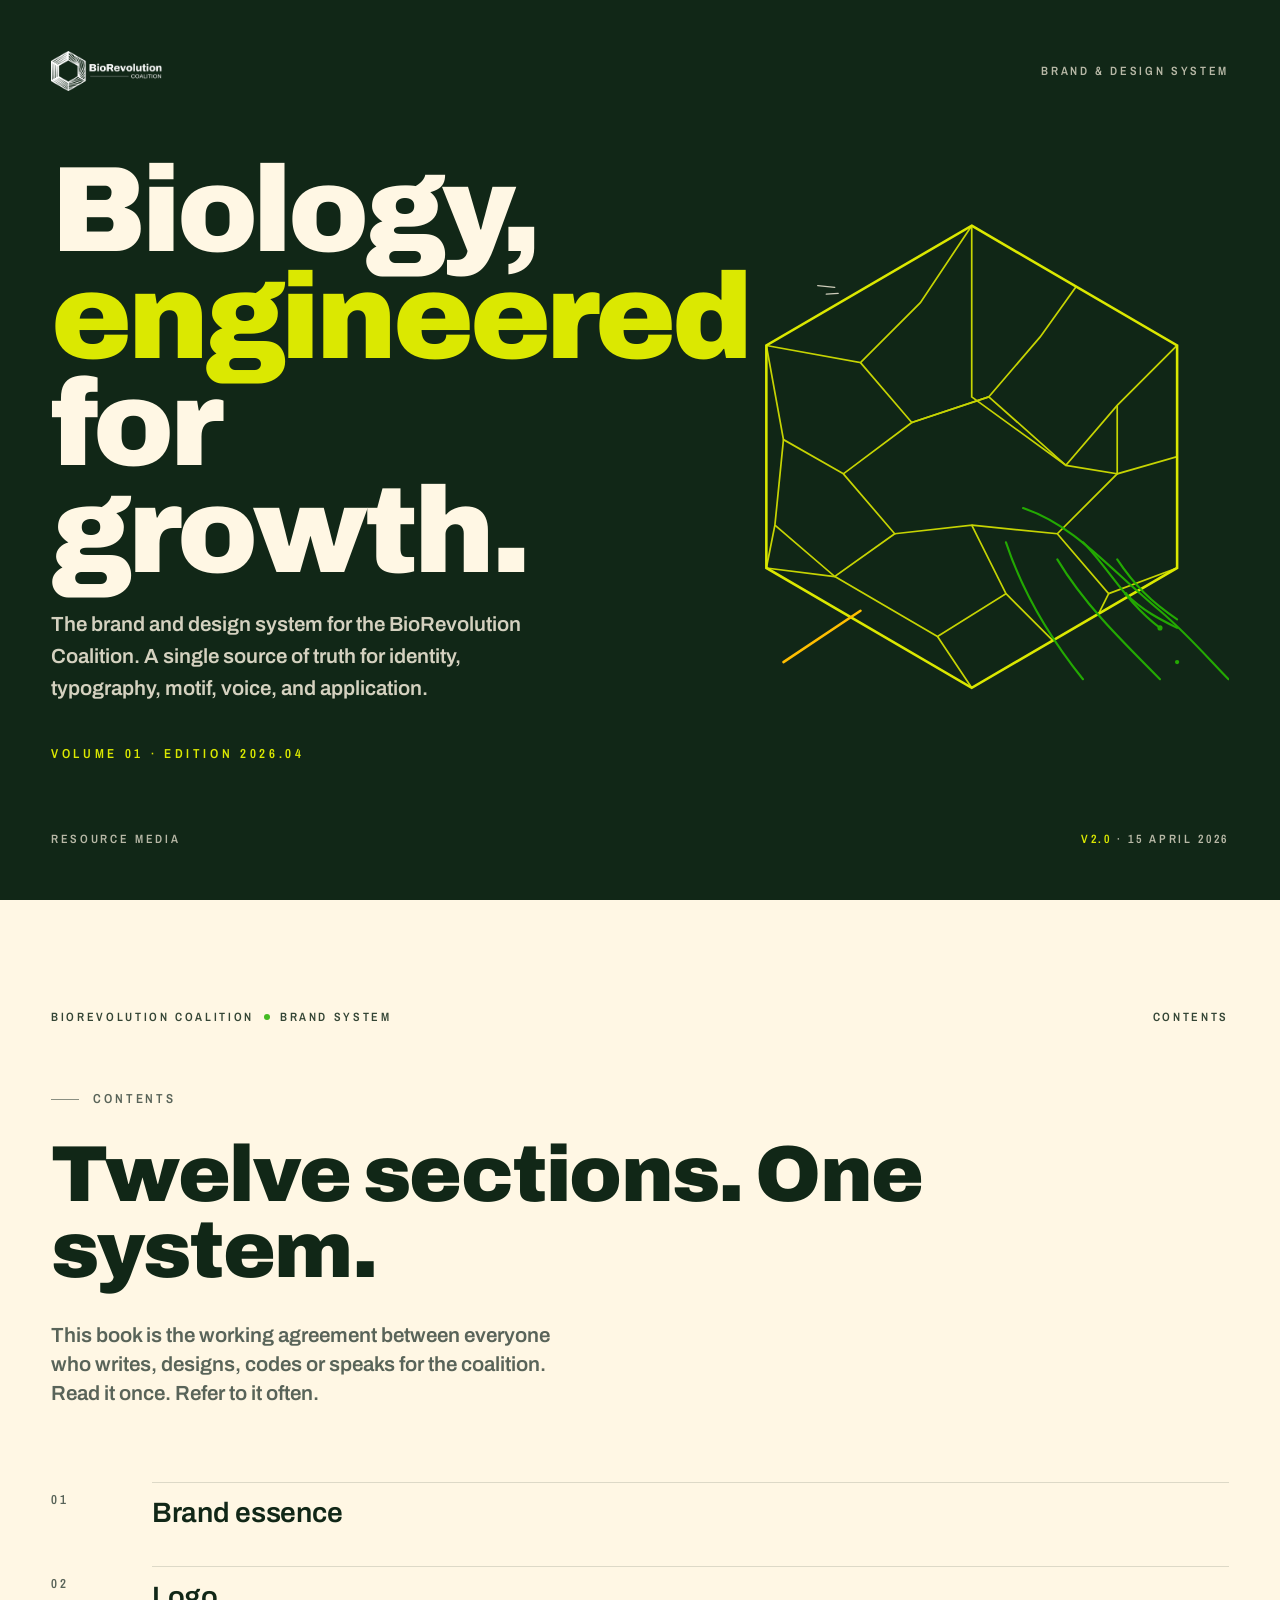
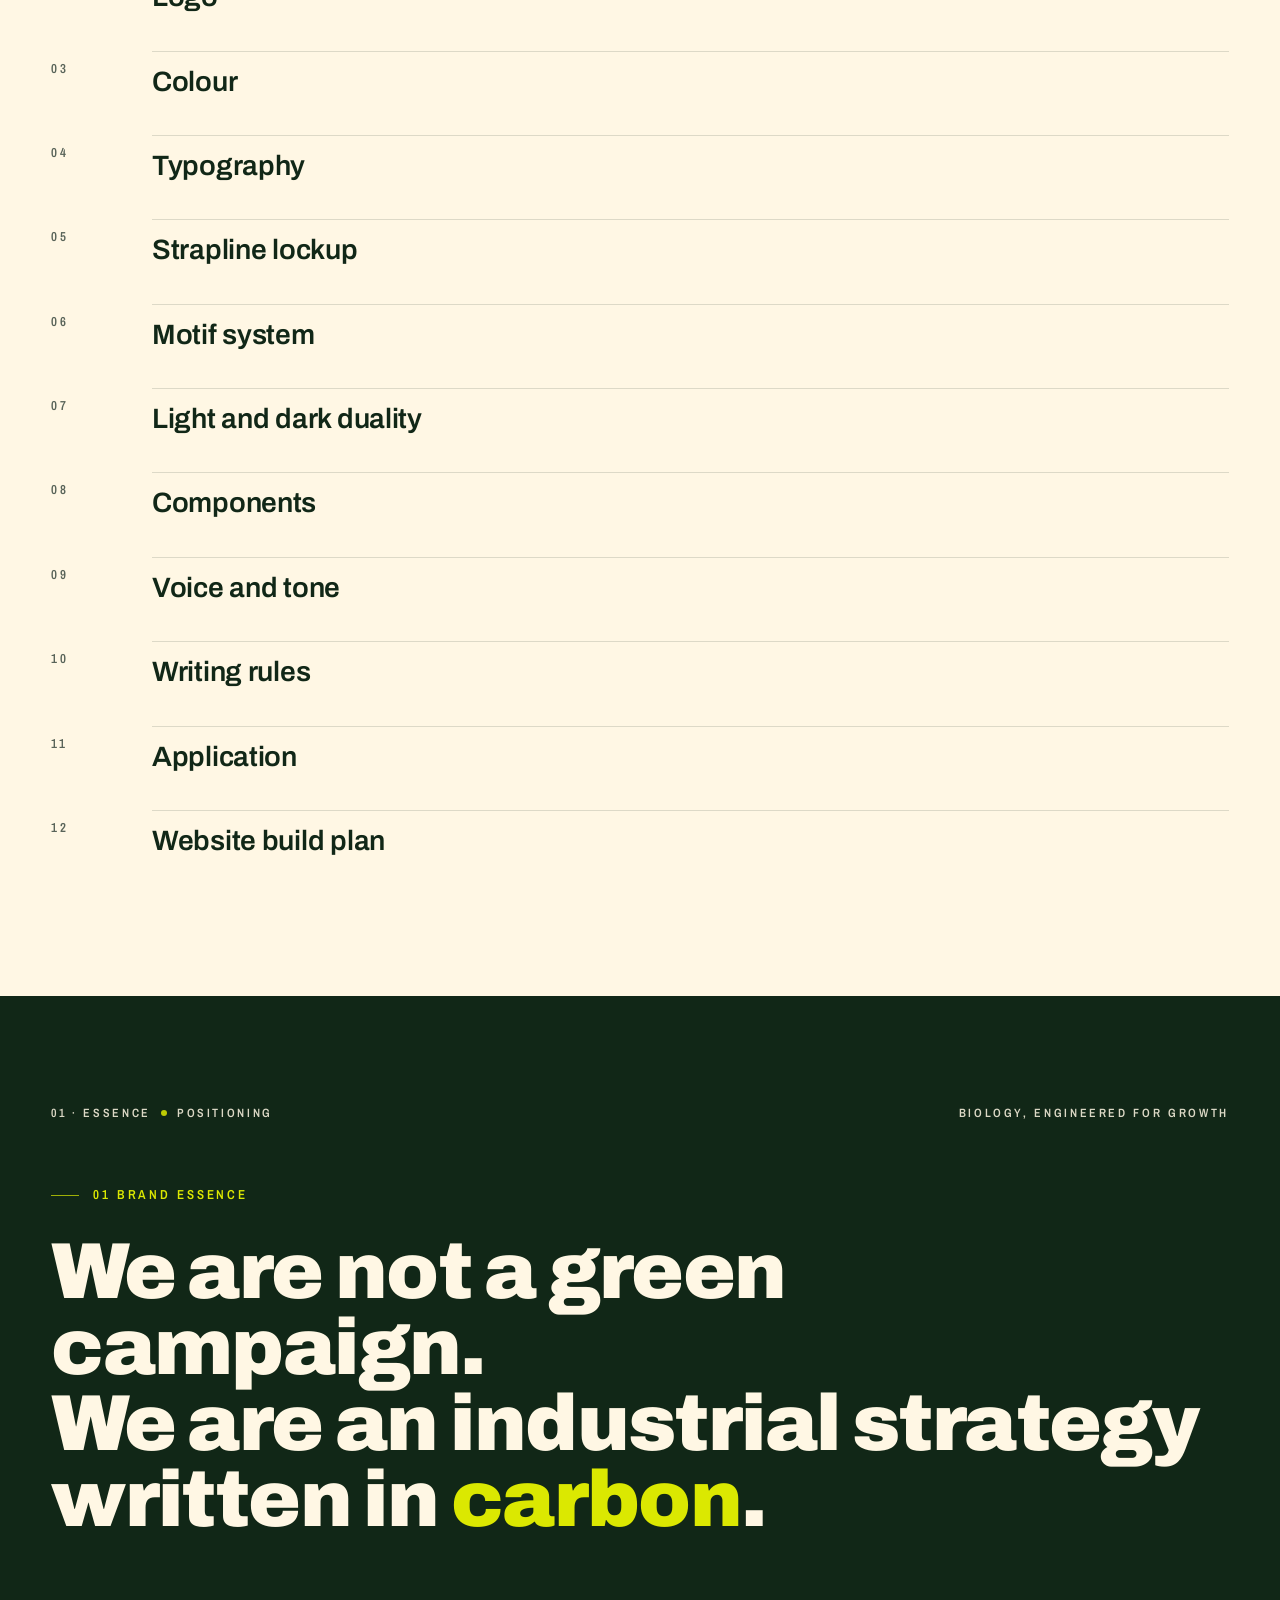
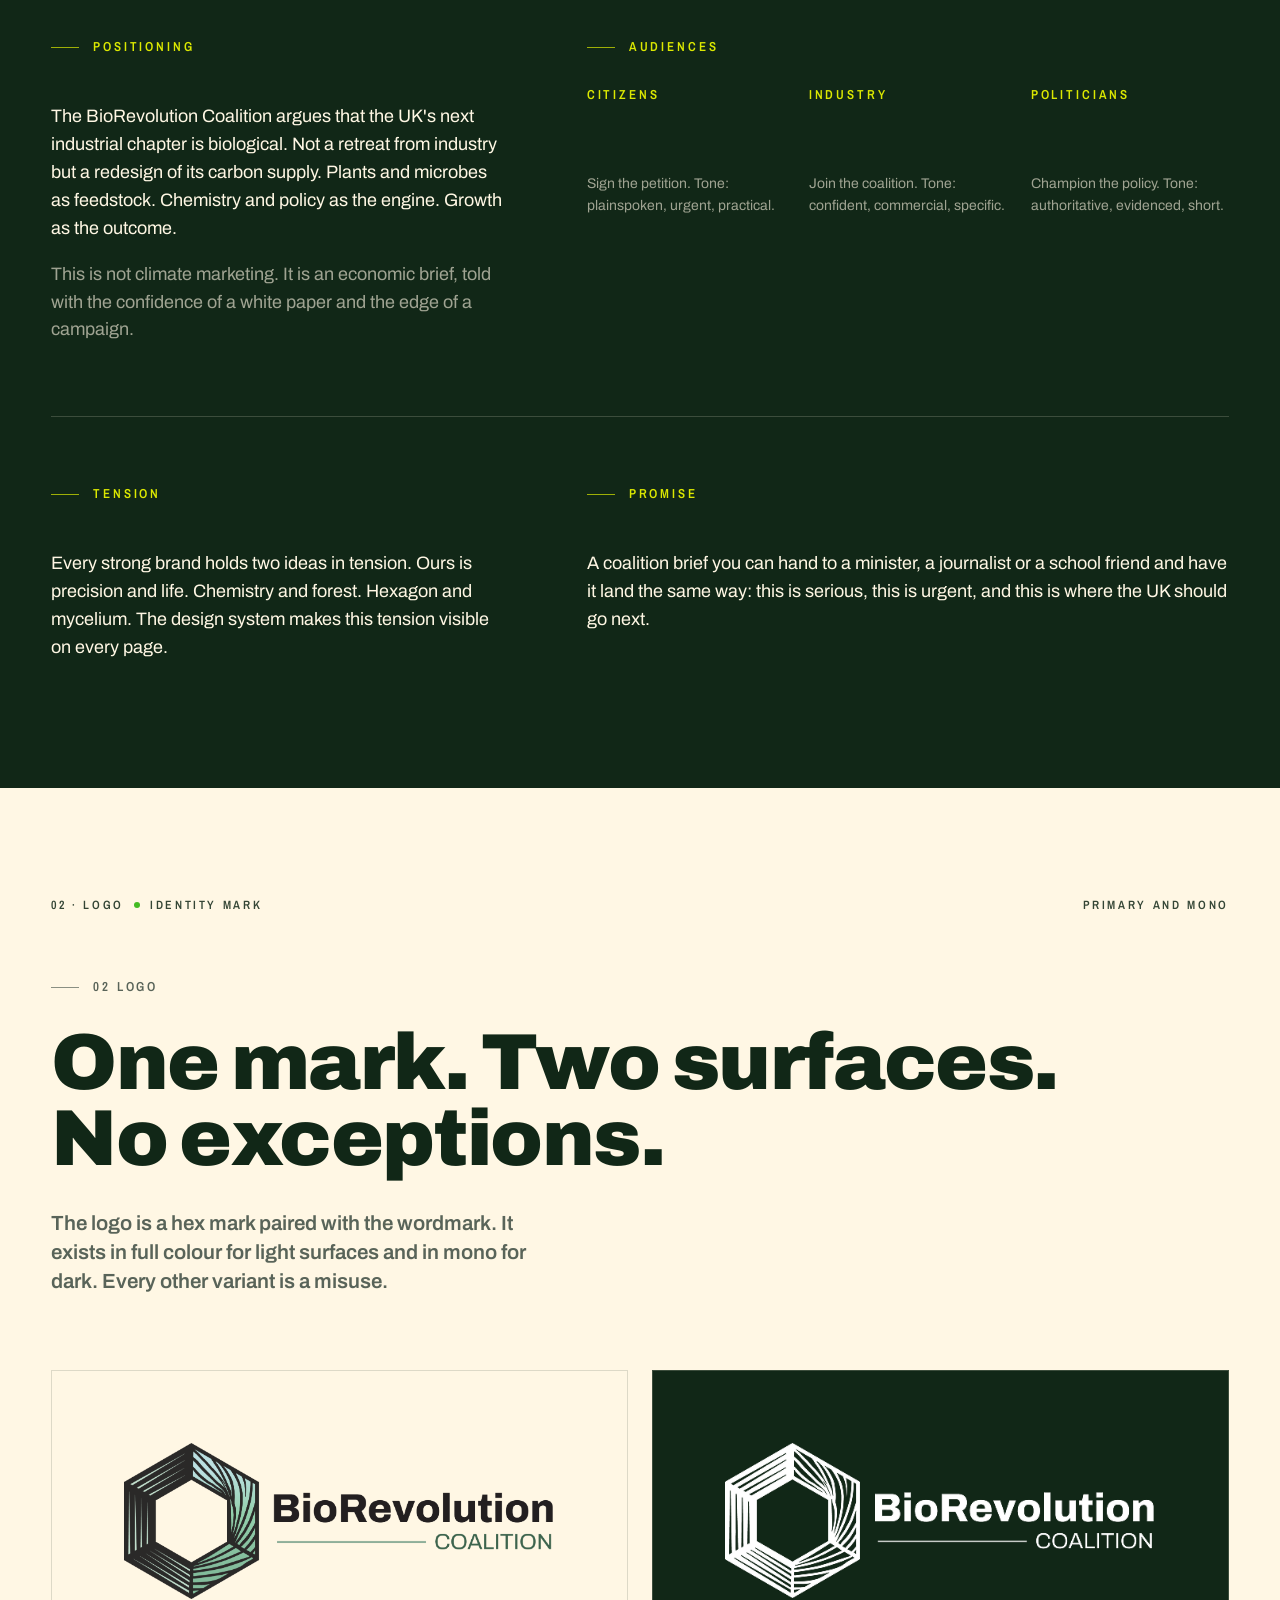
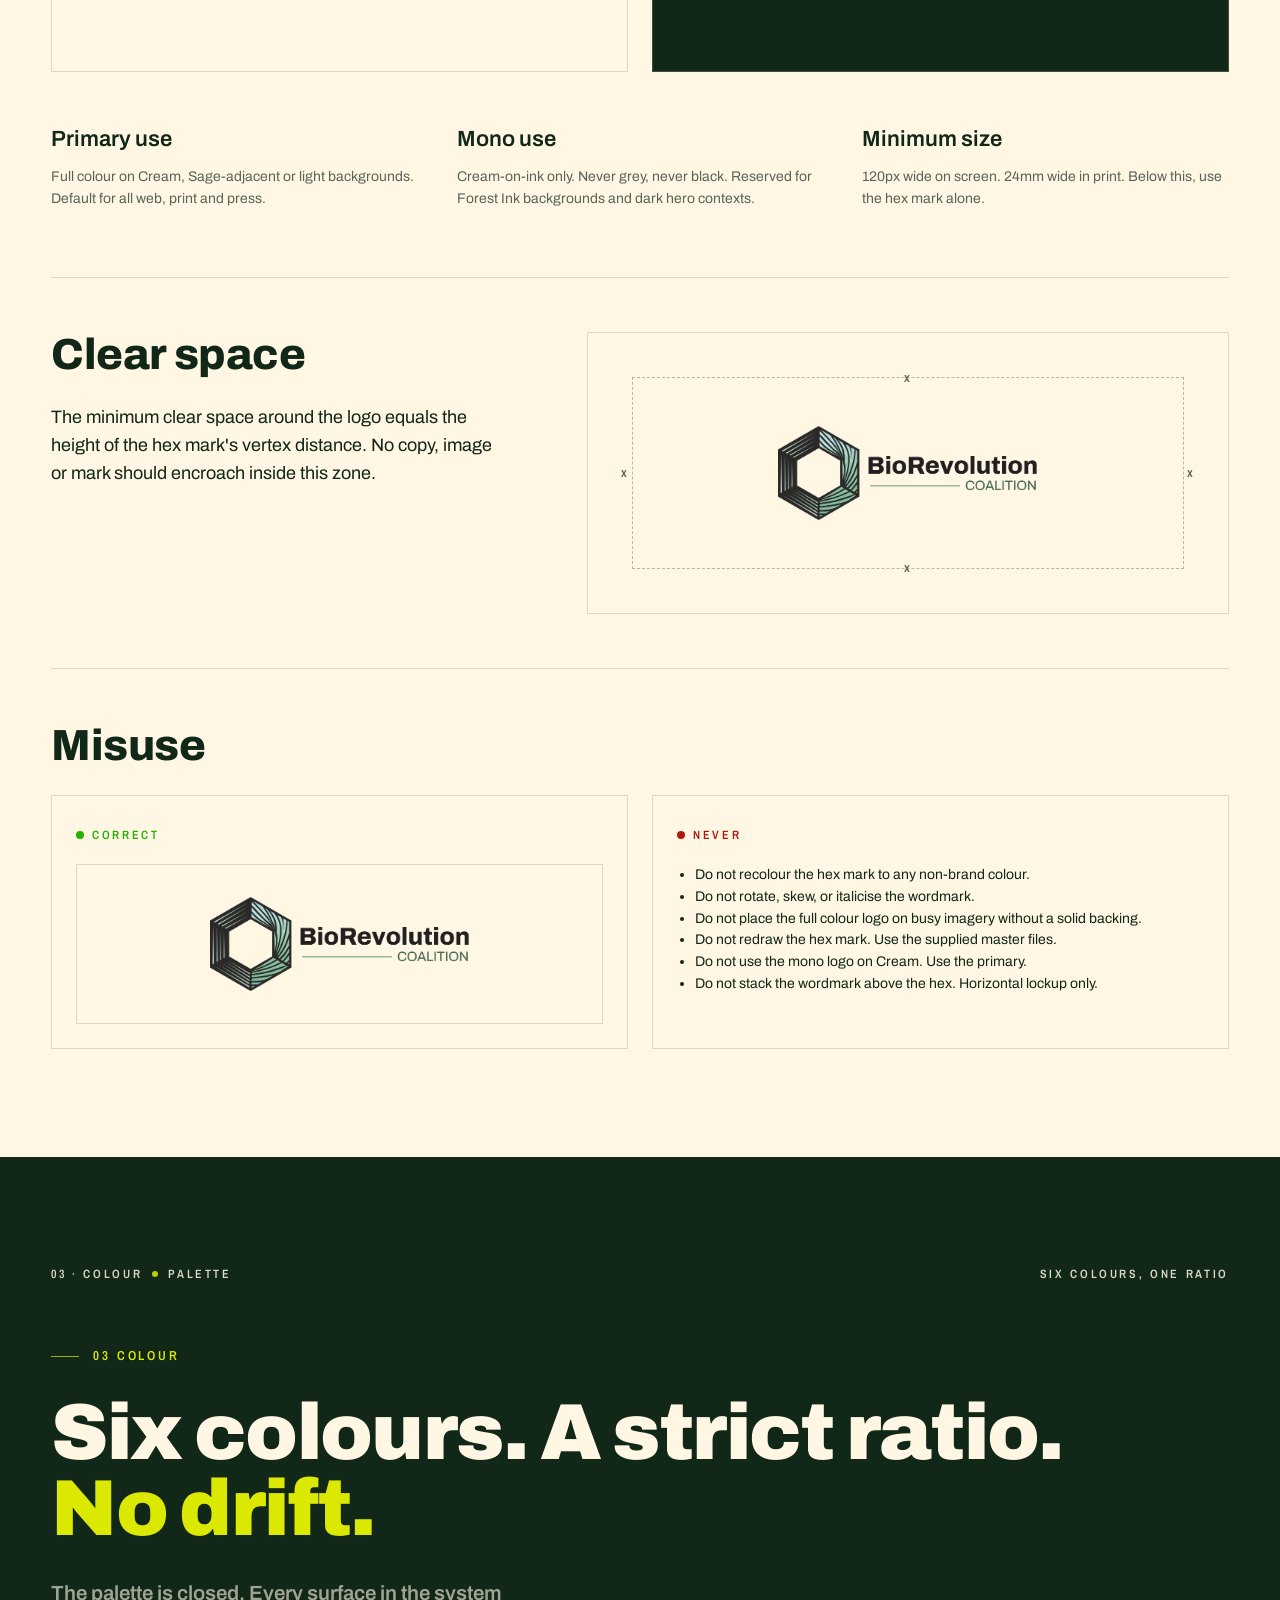
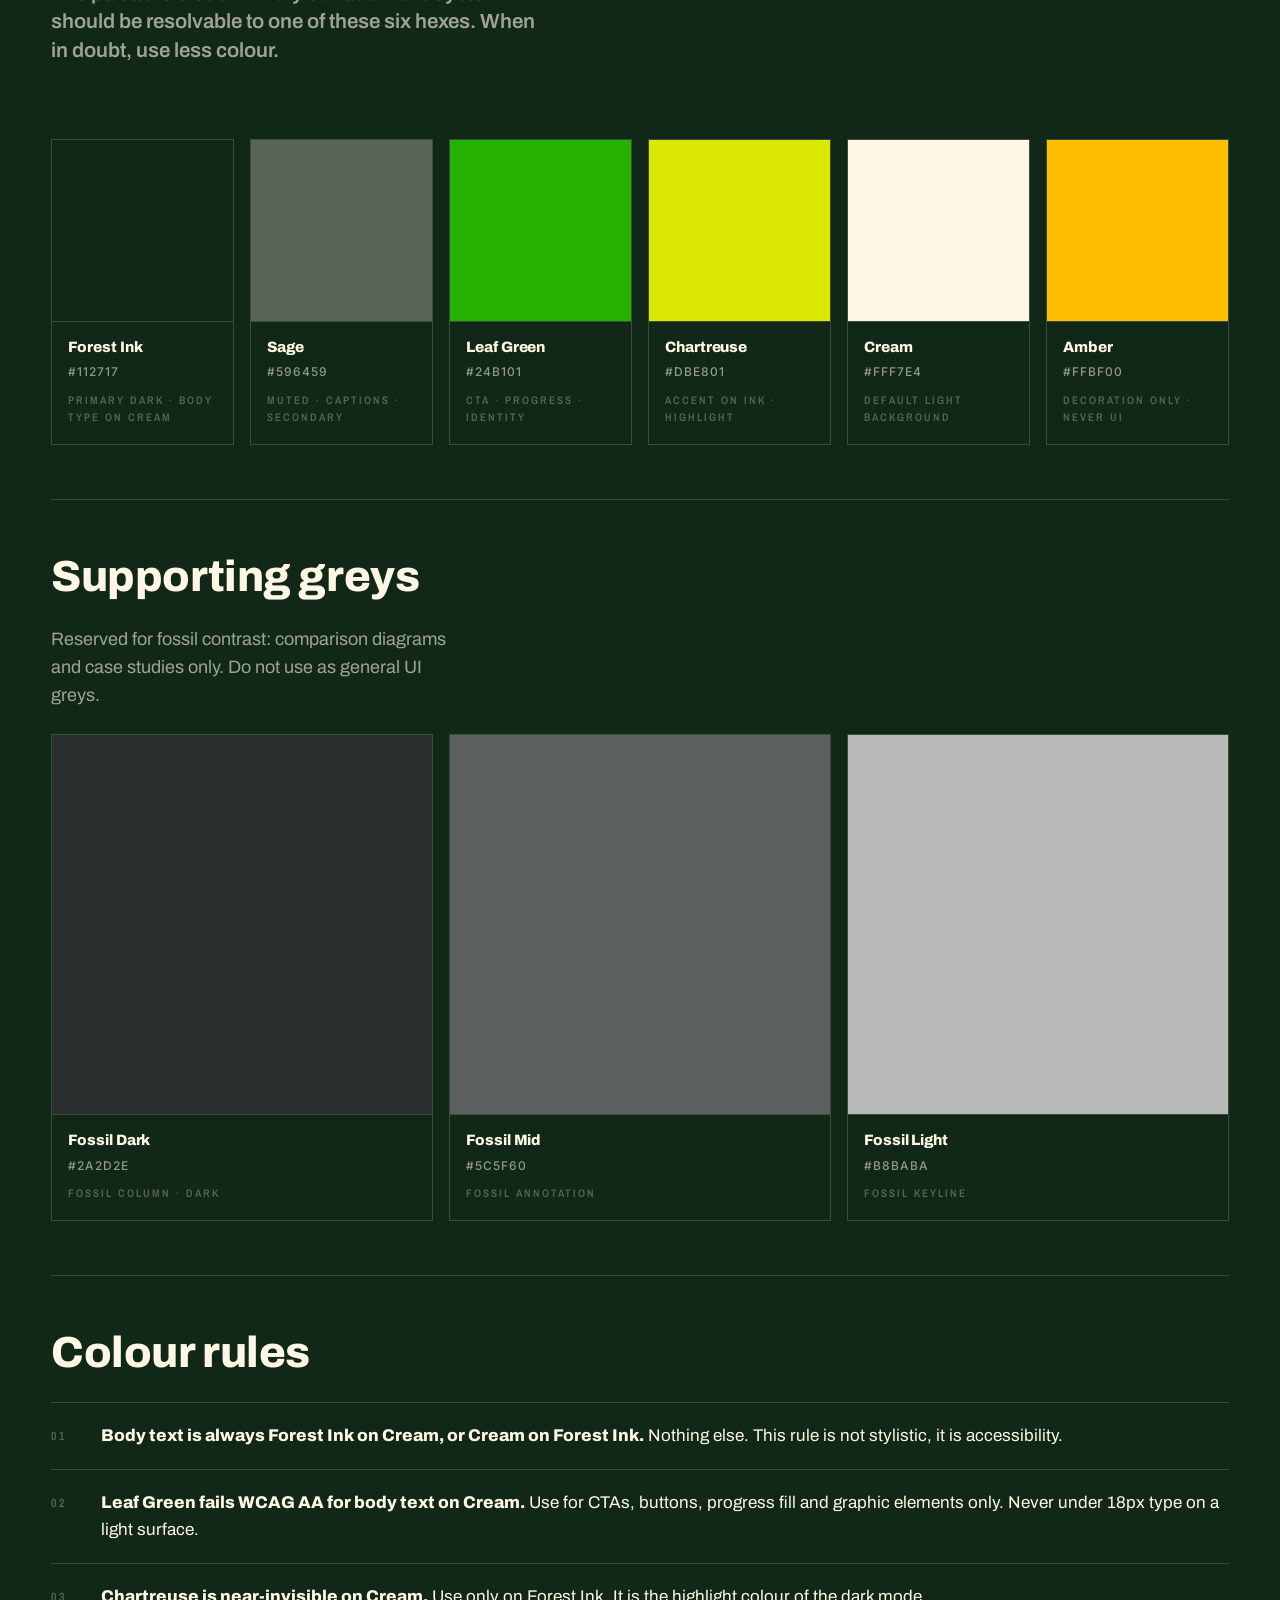
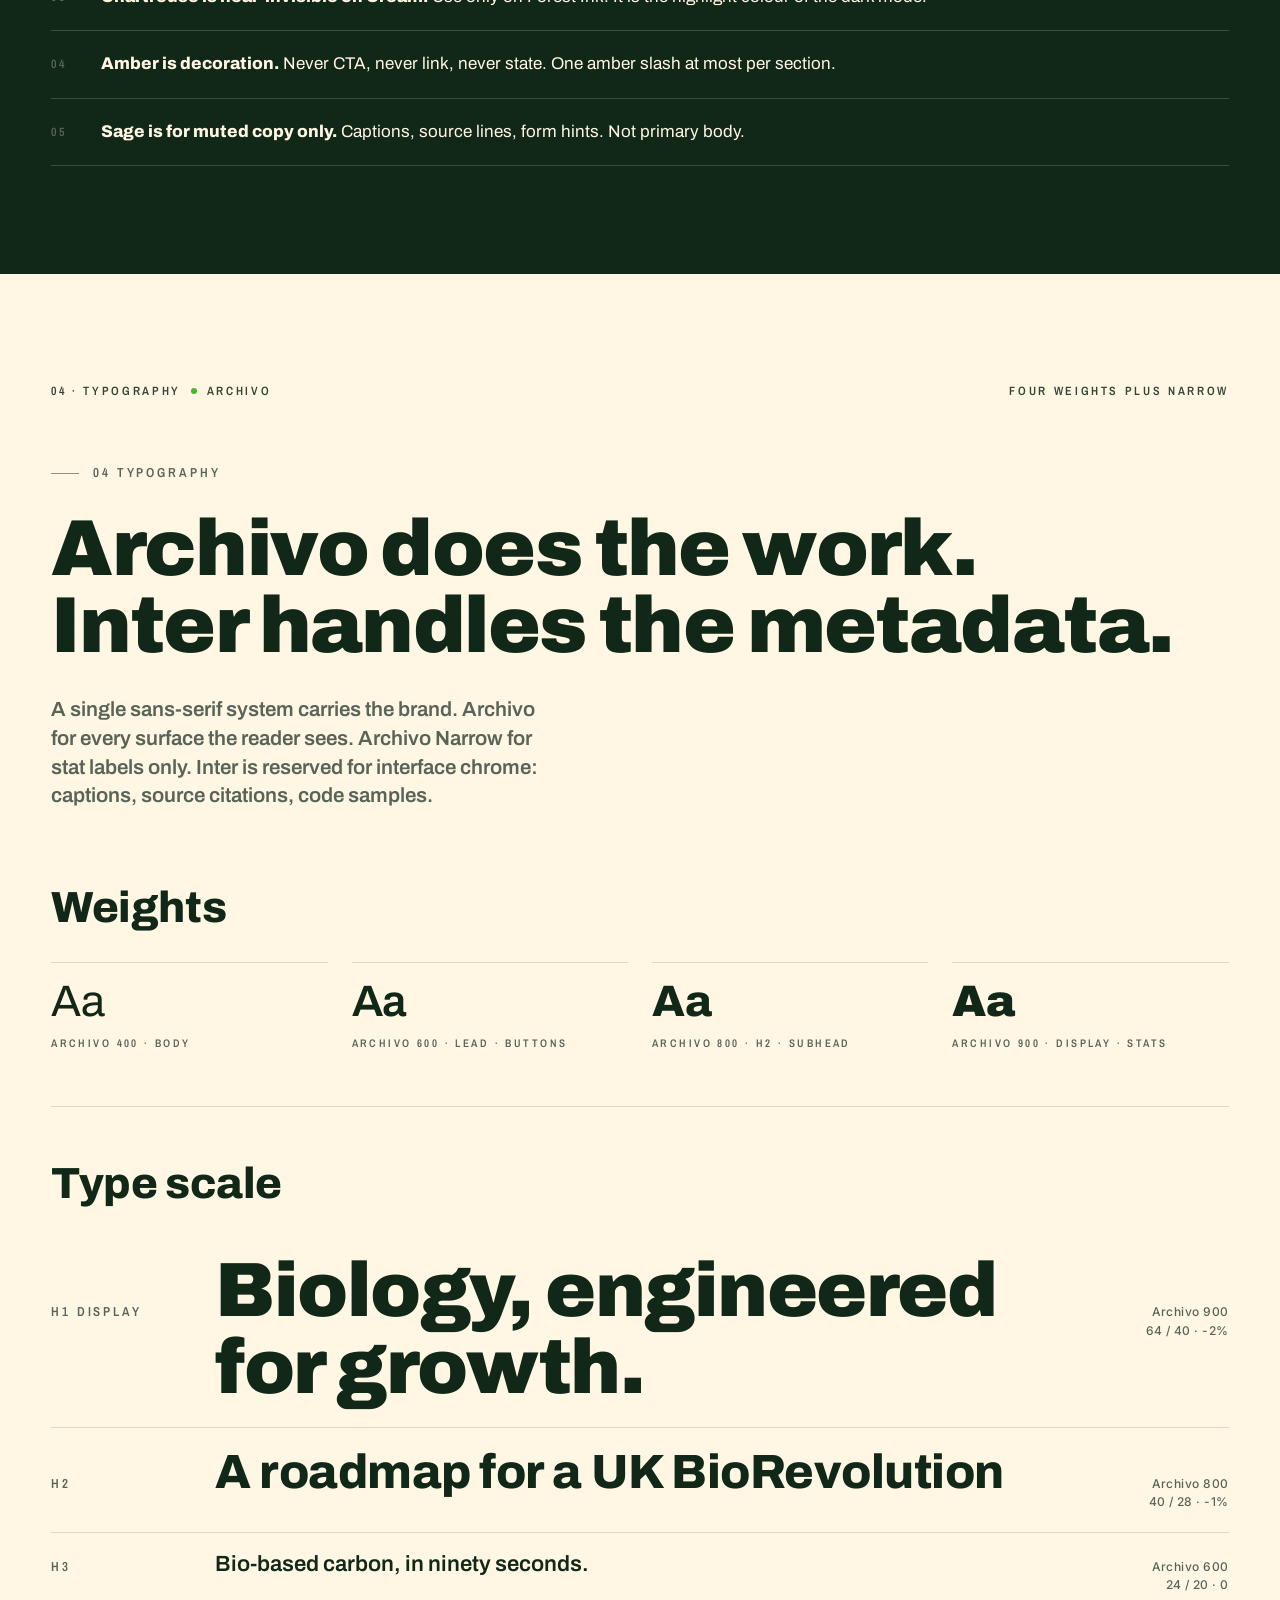
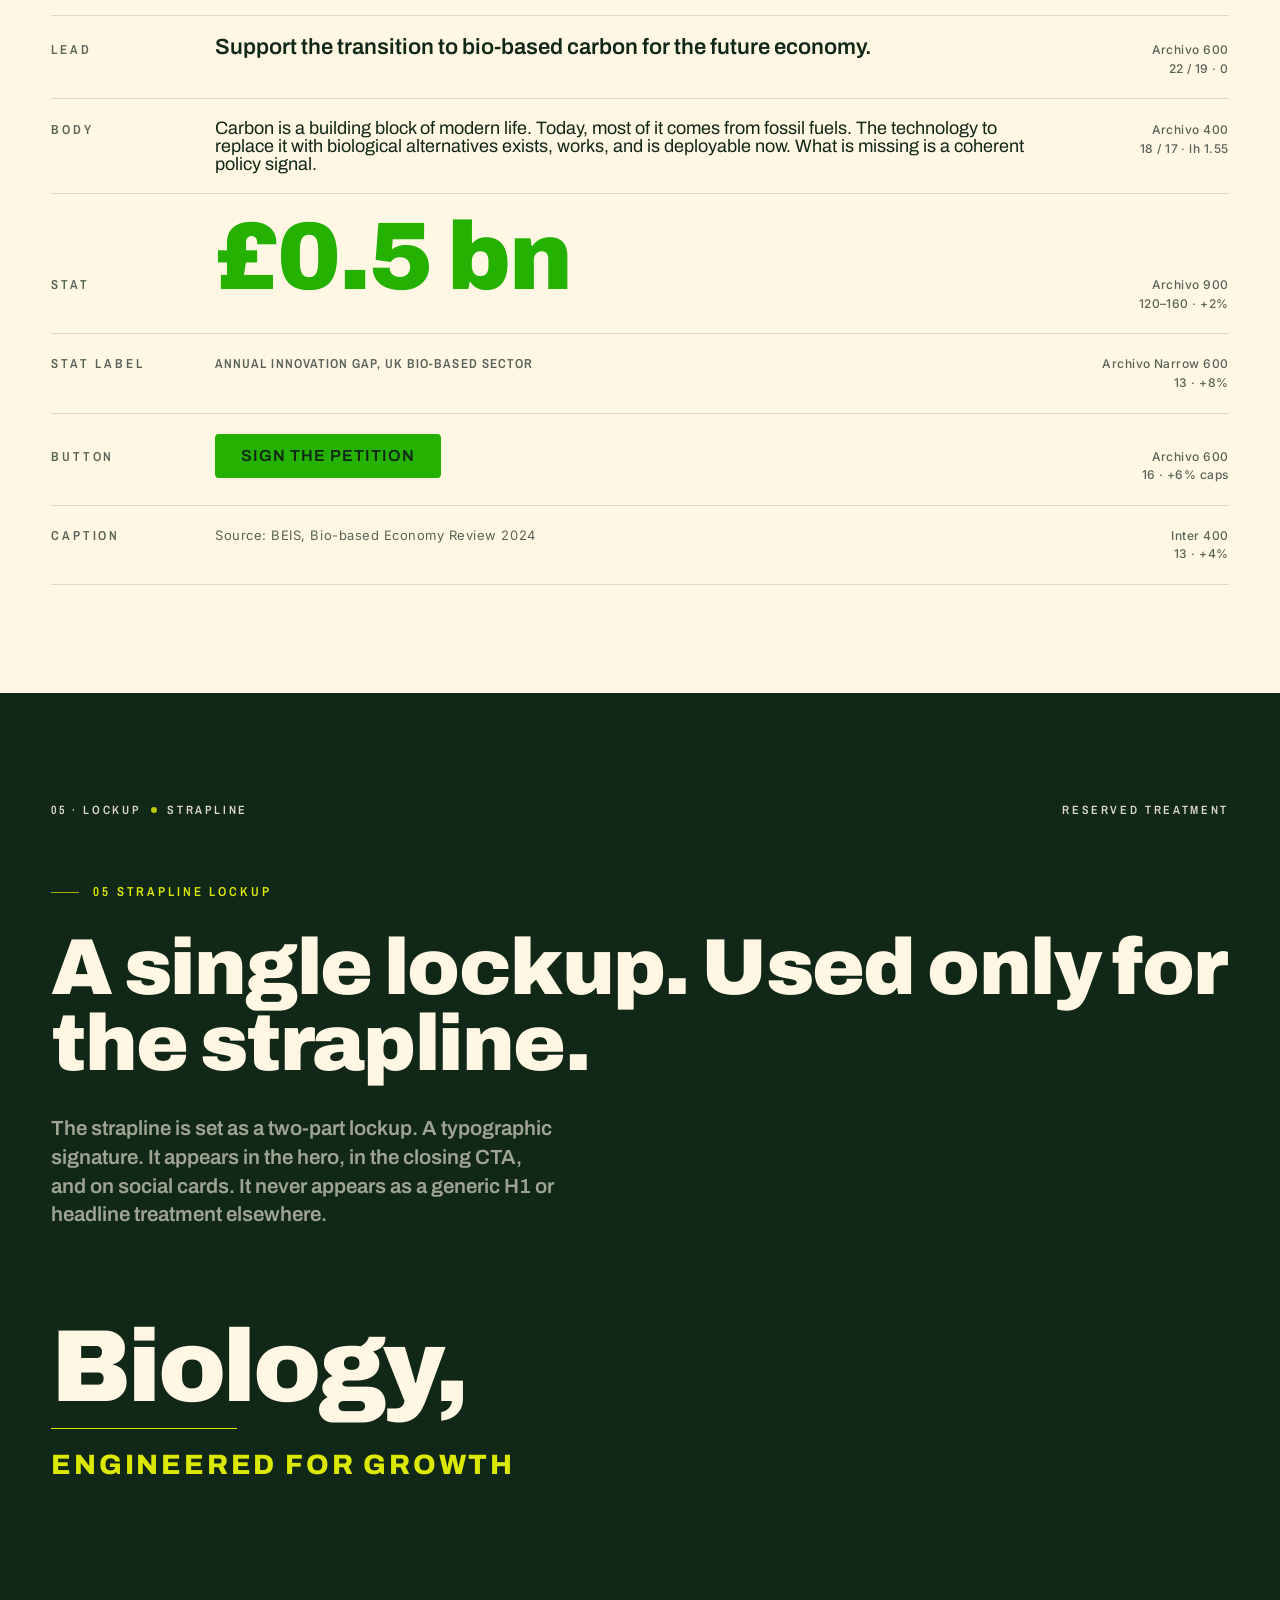
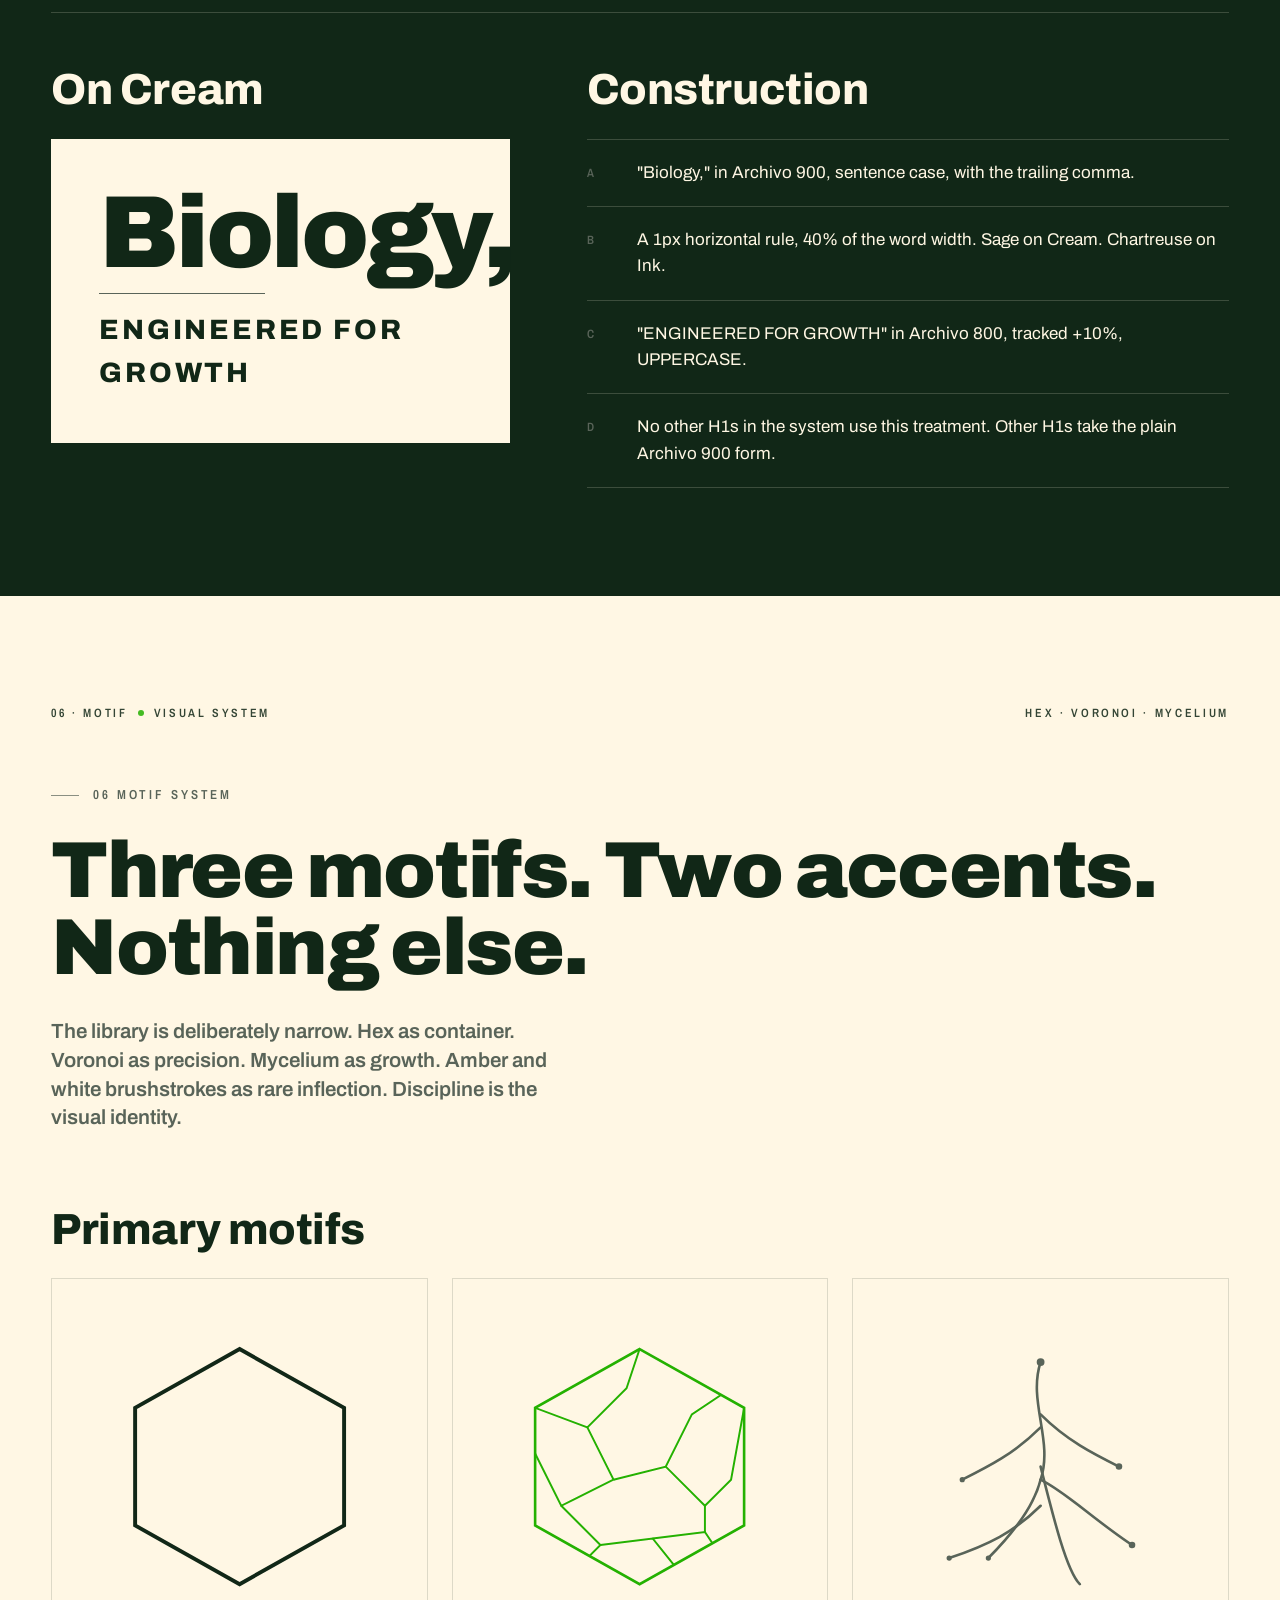
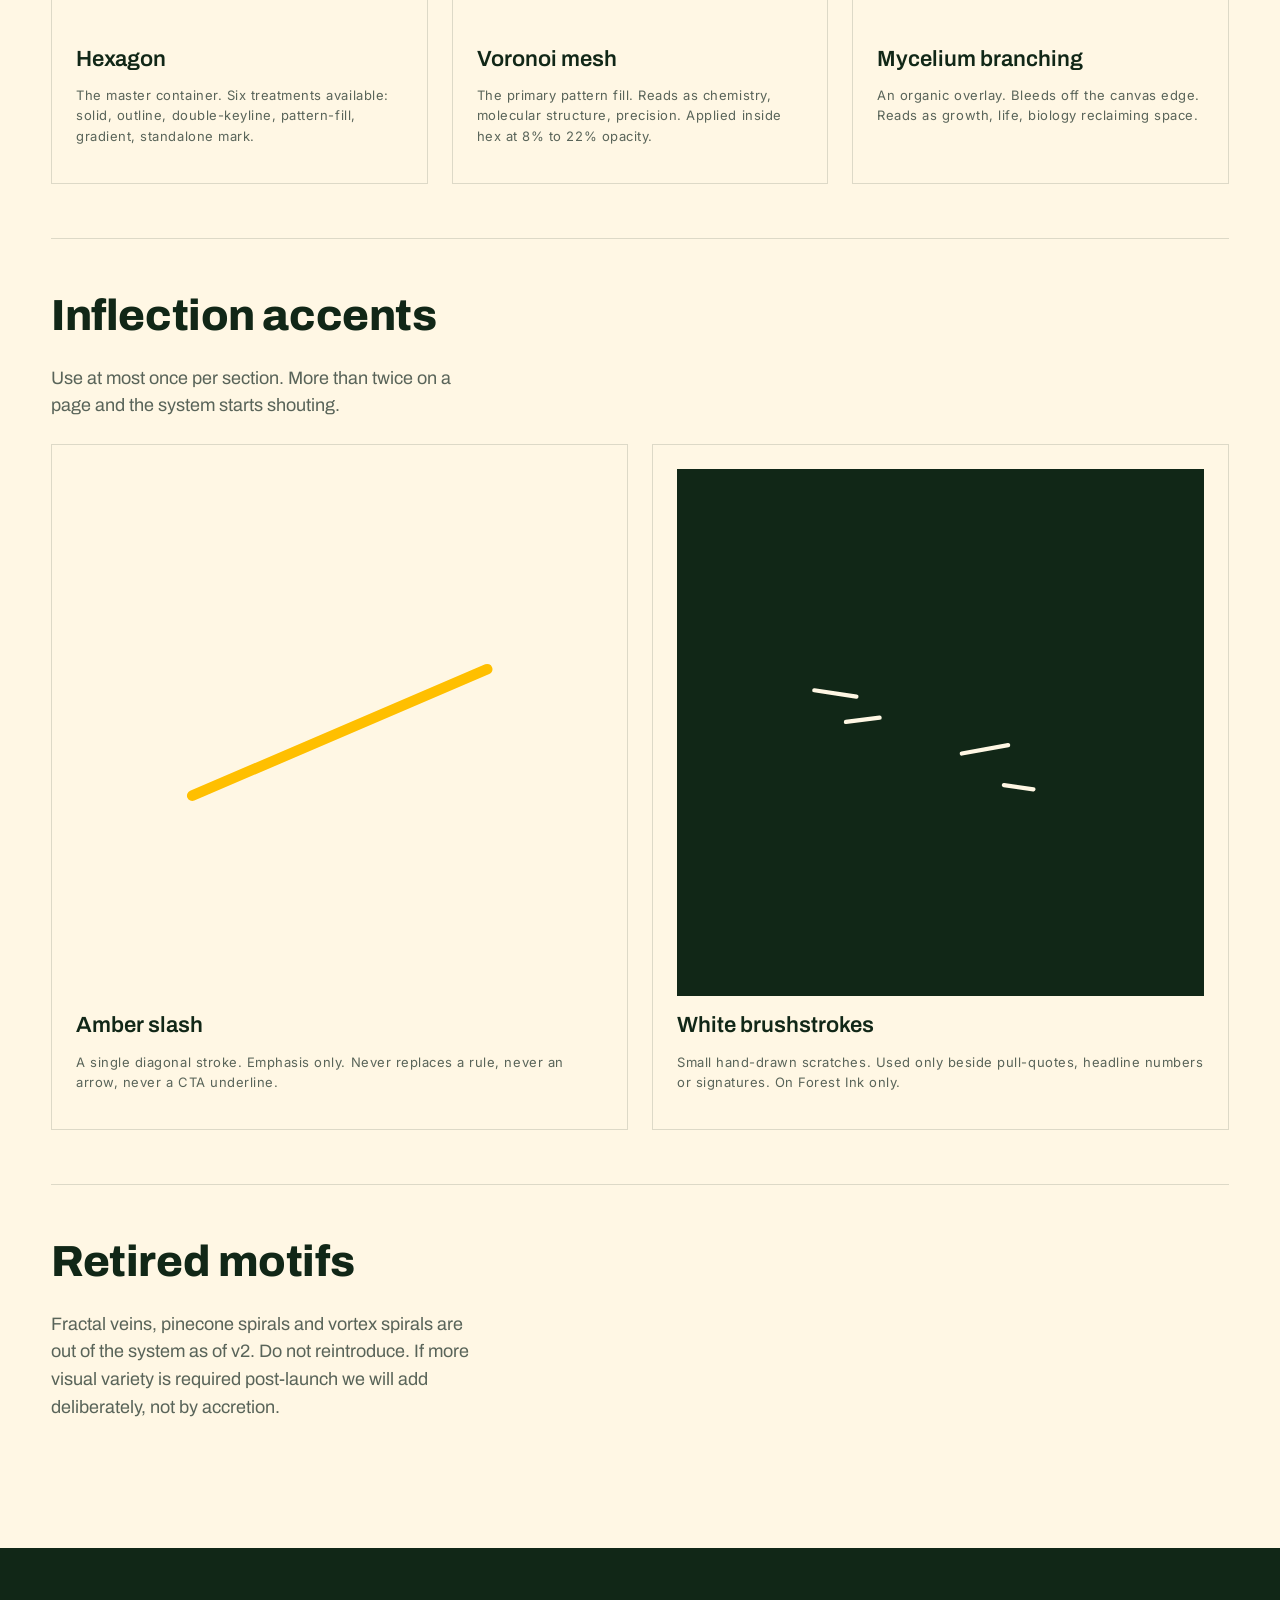
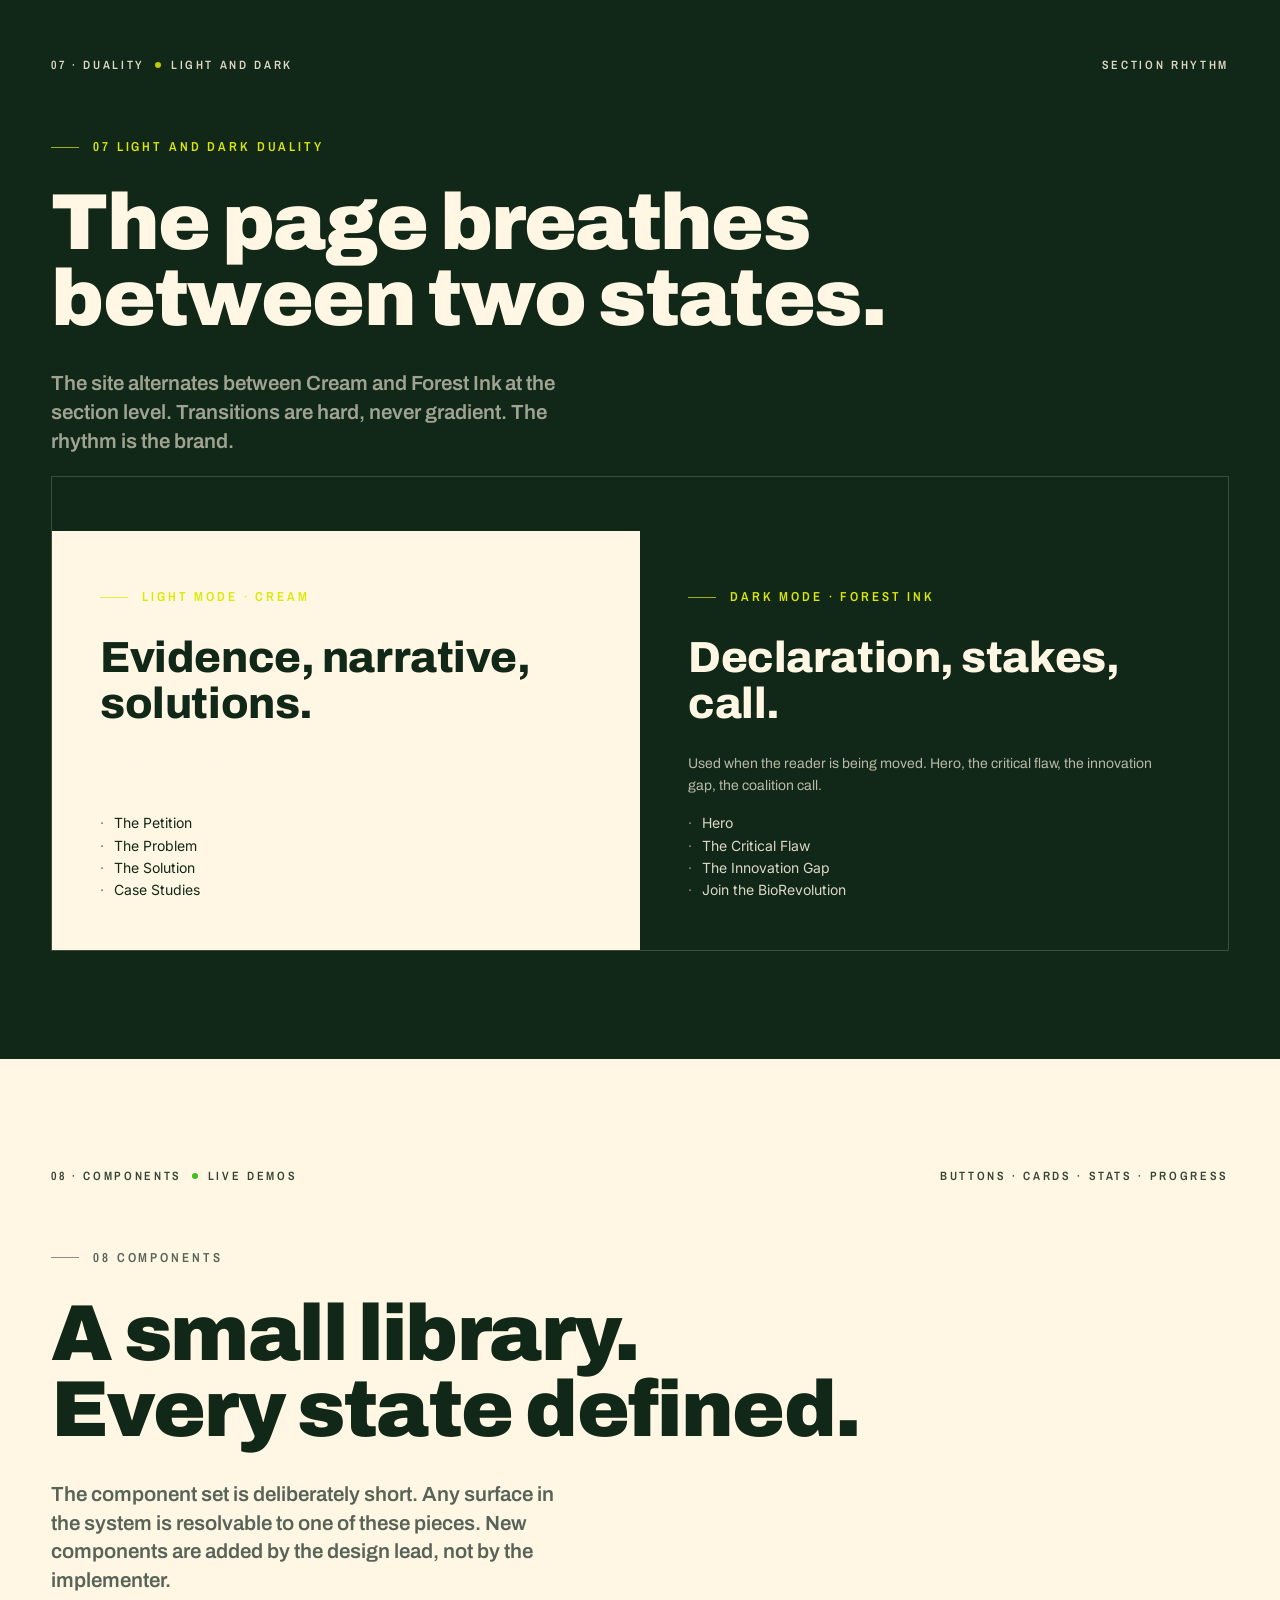
<file: brandbook.html>
<!doctype html>
<html lang="en-GB">
<head>
  <meta charset="utf-8" />
  <meta name="viewport" content="width=device-width, initial-scale=1" />
  <title>BioRevolution Coalition · Brand and Design System</title>
  <meta name="description" content="Brand guidelines and design system for the BioRevolution Coalition. Biology, engineered for growth." />

  <link rel="preconnect" href="https://fonts.googleapis.com">
  <link rel="preconnect" href="https://fonts.gstatic.com" crossorigin>
  <link href="https://fonts.googleapis.com/css2?family=Archivo:wght@400;600;800;900&family=Archivo+Narrow:wght@600&family=Inter:wght@400;500;600&display=swap" rel="stylesheet">

  <style>
    :root {
      /* Palette */
      --forest-ink:   #112717;
      --sage:         #596459;
      --leaf-green:   #24B101;
      --chartreuse:   #DBE801;
      --cream:        #FFF7E4;
      --amber:        #FFBF00;

      /* Fossil-contrast greys */
      --fossil-dark:  #2A2D2E;
      --fossil-mid:   #5C5F60;
      --fossil-light: #B8BABA;

      /* Semantic */
      --bg-default:    var(--cream);
      --bg-inverse:    var(--forest-ink);
      --text-default:  var(--forest-ink);
      --text-inverse:  var(--cream);
      --text-muted:    var(--sage);
      --cta-bg:        var(--leaf-green);
      --cta-text:      var(--forest-ink);
      --cta-hover-bg:  var(--chartreuse);
      --highlight:     var(--chartreuse);
      --hairline:      rgba(17,39,23,.14);
      --hairline-ink:  rgba(255,247,228,.18);

      /* Type */
      --font-sans:  "Archivo", "Helvetica Neue", Arial, sans-serif;
      --font-narrow:"Archivo Narrow", "Archivo", sans-serif;
      --font-meta:  "Inter", "Archivo", sans-serif;

      /* Motion */
      --ease-organic: cubic-bezier(0.22, 1, 0.36, 1);

      /* Structure */
      --gutter: clamp(24px, 4vw, 64px);
      --max:    1280px;
    }

    *,*::before,*::after { box-sizing: border-box; }
    html { scroll-behavior: smooth; }
    body {
      margin: 0;
      font-family: var(--font-sans);
      font-weight: 400;
      font-size: 18px;
      line-height: 1.55;
      color: var(--text-default);
      background: var(--bg-default);
      -webkit-font-smoothing: antialiased;
      -moz-osx-font-smoothing: grayscale;
      text-rendering: optimizeLegibility;
    }

    img { max-width: 100%; display: block; }

    /* --- Section shell --- */
    section.bk {
      padding: clamp(72px, 12vh, 160px) var(--gutter);
      position: relative;
      overflow: hidden;
    }
    section.bk.dark {
      background: var(--bg-inverse);
      color: var(--text-inverse);
    }
    section.bk.light {
      background: var(--bg-default);
      color: var(--text-default);
    }
    .wrap { max-width: var(--max); margin: 0 auto; }

    /* --- Running header --- */
    .running {
      display: flex;
      justify-content: space-between;
      align-items: center;
      font-family: var(--font-narrow);
      font-weight: 600;
      font-size: 12px;
      letter-spacing: .22em;
      text-transform: uppercase;
      margin-bottom: clamp(40px, 6vh, 80px);
      opacity: .85;
    }
    .running .dot {
      width: 6px; height: 6px; border-radius: 50%;
      background: var(--leaf-green);
      display: inline-block;
      margin: 0 10px 2px;
      vertical-align: middle;
    }
    .dark .running { color: var(--cream); }
    .dark .running .dot { background: var(--chartreuse); }

    /* --- Section label + number --- */
    .label {
      font-family: var(--font-narrow);
      font-weight: 600;
      font-size: 13px;
      letter-spacing: .22em;
      text-transform: uppercase;
      color: var(--sage);
      display: inline-flex;
      align-items: center;
      gap: 14px;
      margin-bottom: 28px;
    }
    .dark .label { color: var(--chartreuse); }
    .label::before {
      content: "";
      width: 28px; height: 1px;
      background: currentColor;
      display: inline-block;
      opacity: .7;
    }

    /* --- Type styles --- */
    .h0 {
      font-weight: 900;
      font-size: clamp(64px, 11vw, 168px);
      line-height: .92;
      letter-spacing: -.03em;
      margin: 0;
    }
    .h1 {
      font-weight: 900;
      font-size: clamp(44px, 6.2vw, 96px);
      line-height: .96;
      letter-spacing: -.02em;
      margin: 0 0 .4em;
    }
    .h2 {
      font-weight: 800;
      font-size: clamp(28px, 3.4vw, 44px);
      line-height: 1.05;
      letter-spacing: -.01em;
      margin: 0 0 .6em;
    }
    .h3 {
      font-weight: 600;
      font-size: 22px;
      line-height: 1.2;
      margin: 0 0 .4em;
    }
    .lead {
      font-weight: 600;
      font-size: clamp(19px, 1.6vw, 22px);
      line-height: 1.4;
      max-width: 60ch;
      margin: 0 0 1em;
    }
    .body p { max-width: 64ch; margin: 0 0 1em; }
    .muted { color: var(--text-muted); }
    .dark .muted { color: rgba(255,247,228,.6); }

    .caption {
      font-family: var(--font-meta);
      font-weight: 400;
      font-size: 13px;
      letter-spacing: .04em;
      color: var(--sage);
    }
    .dark .caption { color: rgba(255,247,228,.55); }

    /* --- Hairline dividers --- */
    .rule {
      height: 1px; background: var(--hairline); border: 0;
      margin: clamp(40px, 6vh, 72px) 0;
    }
    .dark .rule { background: var(--hairline-ink); }

    /* --- COVER --- */
    .cover {
      min-height: 100vh;
      display: grid;
      grid-template-rows: auto 1fr auto;
      padding: var(--gutter);
      background: var(--forest-ink);
      color: var(--cream);
      position: relative;
    }
    .cover::after {
      content: "";
      position: absolute;
      right: -10%;
      top: -5%;
      width: 70%;
      height: 110%;
      background-image: url("data:image/svg+xml;utf8,<svg xmlns='http://www.w3.org/2000/svg' viewBox='0 0 600 600'><defs><clipPath id='hx'><polygon points='300,30 540,170 540,430 300,570 60,430 60,170'/></clipPath></defs></svg>");
      opacity: .0;
      pointer-events: none;
    }
    .cover-head,
    .cover-foot {
      display: flex;
      justify-content: space-between;
      align-items: center;
      font-family: var(--font-narrow);
      font-weight: 600;
      font-size: 12px;
      letter-spacing: .22em;
      text-transform: uppercase;
      color: rgba(255,247,228,.7);
    }
    .cover-mark {
      display: flex; align-items: center; gap: 14px;
      color: var(--cream);
    }
    .cover-main {
      align-self: center;
      display: grid;
      grid-template-columns: minmax(0, 1.2fr) minmax(0, 1fr);
      gap: 48px;
      align-items: center;
    }
    .cover-foot .v { color: var(--chartreuse); }
    @media (max-width: 880px) {
      .cover-main { grid-template-columns: 1fr; }
      .cover-art { order: -1; opacity: .8; }
    }
    .cover h1.display {
      font-weight: 900;
      font-size: clamp(56px, 9.5vw, 168px);
      line-height: .88;
      letter-spacing: -.035em;
      margin: 0;
    }
    .cover h1.display em {
      font-style: normal;
      color: var(--chartreuse);
    }
    .cover .tagline {
      font-family: var(--font-narrow);
      font-weight: 600;
      font-size: 13px;
      letter-spacing: .28em;
      text-transform: uppercase;
      color: var(--chartreuse);
      margin-top: 40px;
    }
    .cover .deck {
      font-weight: 600;
      font-size: clamp(19px, 1.6vw, 22px);
      margin-top: 24px;
      max-width: 42ch;
      color: rgba(255,247,228,.82);
    }

    /* --- Contents --- */
    .toc { display: grid; grid-template-columns: repeat(12, 1fr); gap: 24px 32px; }
    .toc dt {
      grid-column: 1 / 2;
      font-family: var(--font-narrow);
      font-weight: 600;
      font-size: 13px;
      letter-spacing: .22em;
      color: var(--sage);
      padding-top: 8px;
    }
    .toc dd {
      grid-column: 2 / -1;
      margin: 0;
      padding: 8px 0;
      font-weight: 600;
      font-size: clamp(20px, 2.2vw, 28px);
      letter-spacing: -.01em;
      border-top: 1px solid var(--hairline);
    }
    .toc a { color: inherit; text-decoration: none; }
    .toc a:hover { color: var(--leaf-green); }

    /* --- Two-col layouts --- */
    .two {
      display: grid;
      grid-template-columns: minmax(0, 5fr) minmax(0, 7fr);
      gap: clamp(40px, 6vw, 96px);
      align-items: start;
    }
    @media (max-width: 880px) { .two { grid-template-columns: 1fr; } }

    .three {
      display: grid;
      grid-template-columns: repeat(3, minmax(0, 1fr));
      gap: clamp(24px, 3vw, 48px);
    }
    @media (max-width: 880px) { .three { grid-template-columns: 1fr; } }

    /* --- Logo sheet --- */
    .logo-sheet {
      background: var(--cream);
      padding: clamp(48px, 8vh, 96px);
      border: 1px solid var(--hairline);
      display: flex; align-items: center; justify-content: center;
      min-height: 280px;
    }
    .logo-sheet.dark { background: var(--forest-ink); border-color: var(--hairline-ink); }

    .logo-grid {
      display: grid;
      grid-template-columns: repeat(2, minmax(0, 1fr));
      gap: 24px;
    }
    @media (max-width: 720px) { .logo-grid { grid-template-columns: 1fr; } }

    .clear-space {
      position: relative;
      padding: clamp(32px, 5vh, 64px);
      background: var(--cream);
      border: 1px solid var(--hairline);
    }
    .cs-inner {
      position: relative;
      outline: 1px dashed rgba(17,39,23,.3);
      padding: 48px;
      display: flex; align-items: center; justify-content: center;
    }
    .cs-inner::before, .cs-inner::after,
    .cs-inner > span::before, .cs-inner > span::after {
      content: "x";
      position: absolute;
      font-family: var(--font-narrow);
      font-weight: 600;
      font-size: 13px;
      color: var(--sage);
      letter-spacing: .12em;
    }
    .cs-inner::before { top: -10px; left: 50%; transform: translateX(-50%); }
    .cs-inner::after { bottom: -10px; left: 50%; transform: translateX(-50%); }
    .cs-inner > span::before { left: -12px; top: 50%; transform: translateY(-50%); }
    .cs-inner > span::after { right: -12px; top: 50%; transform: translateY(-50%); }

    /* --- Swatches --- */
    .swatches {
      display: grid;
      grid-template-columns: repeat(6, minmax(0, 1fr));
      gap: 16px;
    }
    @media (max-width: 880px) { .swatches { grid-template-columns: repeat(2, 1fr); } }
    .swatch {
      border: 1px solid var(--hairline);
      display: flex; flex-direction: column;
    }
    .dark .swatch { border-color: var(--hairline-ink); }
    .swatch .chip {
      aspect-ratio: 1 / 1;
      position: relative;
    }
    .swatch .meta {
      padding: 14px 16px 18px;
      background: var(--cream);
      color: var(--forest-ink);
    }
    .dark .swatch .meta { background: var(--forest-ink); color: var(--cream); border-top: 1px solid var(--hairline-ink); }
    .swatch .name {
      font-weight: 800;
      font-size: 15px;
      letter-spacing: -.005em;
    }
    .swatch .hex {
      font-family: var(--font-meta);
      font-weight: 500;
      font-size: 12px;
      letter-spacing: .08em;
      color: var(--sage);
      text-transform: uppercase;
      margin-top: 4px;
    }
    .dark .swatch .hex { color: rgba(255,247,228,.55); }
    .swatch .role {
      font-family: var(--font-narrow);
      font-weight: 600;
      font-size: 11px;
      letter-spacing: .18em;
      text-transform: uppercase;
      color: var(--sage);
      margin-top: 10px;
    }

    /* --- Pair (do/don't) --- */
    .pair {
      display: grid;
      grid-template-columns: repeat(2, minmax(0, 1fr));
      gap: 24px;
    }
    @media (max-width: 720px) { .pair { grid-template-columns: 1fr; } }
    .card {
      border: 1px solid var(--hairline);
      padding: 24px;
      background: var(--cream);
    }
    .dark .card { border-color: var(--hairline-ink); background: var(--forest-ink); }
    .card .tag {
      font-family: var(--font-narrow);
      font-weight: 600;
      font-size: 12px;
      letter-spacing: .22em;
      text-transform: uppercase;
      display: inline-flex; align-items: center; gap: 8px;
      margin-bottom: 20px;
    }
    .tag.ok   { color: var(--leaf-green); }
    .tag.no   { color: #B0190F; }
    .tag.ok::before, .tag.no::before {
      content: ""; width: 8px; height: 8px; border-radius: 50%;
      background: currentColor;
    }

    /* --- Type specimen --- */
    .specimen {
      display: grid;
      grid-template-columns: 140px 1fr 180px;
      gap: 24px;
      padding: 20px 0;
      border-bottom: 1px solid var(--hairline);
      align-items: baseline;
    }
    .dark .specimen { border-color: var(--hairline-ink); }
    .specimen .tag {
      font-family: var(--font-narrow);
      font-weight: 600;
      font-size: 13px;
      letter-spacing: .22em;
      text-transform: uppercase;
      color: var(--sage);
    }
    .dark .specimen .tag { color: rgba(255,247,228,.55); }
    .specimen .sample { line-height: 1; }
    .specimen .meta {
      font-family: var(--font-meta);
      font-weight: 500;
      font-size: 12px;
      letter-spacing: .04em;
      color: var(--sage);
      text-align: right;
    }
    .dark .specimen .meta { color: rgba(255,247,228,.5); }

    .sample-900 { font-weight: 900; font-size: clamp(40px, 6vw, 88px); letter-spacing: -.02em; }
    .sample-800 { font-weight: 800; font-size: clamp(28px, 4vw, 48px); letter-spacing: -.01em; }
    .sample-600 { font-weight: 600; font-size: 22px; }
    .sample-400 { font-weight: 400; font-size: 18px; line-height: 1.4; }

    .weight-row {
      display: grid;
      grid-template-columns: repeat(4, 1fr);
      gap: 24px;
      margin-top: 32px;
    }
    @media (max-width: 880px) { .weight-row { grid-template-columns: repeat(2, 1fr); } }
    .weight {
      border-top: 1px solid var(--hairline);
      padding-top: 16px;
    }
    .dark .weight { border-color: var(--hairline-ink); }
    .weight .w { font-size: 44px; line-height: 1; letter-spacing: -.01em; }
    .weight .m {
      font-family: var(--font-narrow);
      font-weight: 600;
      font-size: 11px;
      letter-spacing: .22em;
      text-transform: uppercase;
      color: var(--sage);
      margin-top: 12px;
    }

    /* --- Strapline lockup --- */
    .lockup {
      display: inline-flex;
      flex-direction: column;
      align-items: flex-start;
      gap: 14px;
    }
    .lockup .one {
      font-weight: 900;
      font-size: clamp(56px, 8vw, 120px);
      line-height: .9;
      letter-spacing: -.03em;
    }
    .lockup .rule-line {
      width: 40%;
      min-width: 120px;
      height: 1px;
      background: var(--sage);
    }
    .dark .lockup .rule-line { background: var(--chartreuse); }
    .lockup .two-l {
      font-weight: 800;
      font-size: clamp(18px, 2.2vw, 28px);
      letter-spacing: .10em;
      text-transform: uppercase;
    }
    .dark .lockup .two-l { color: var(--chartreuse); }

    /* --- Motifs --- */
    .motif-grid {
      display: grid;
      grid-template-columns: repeat(3, minmax(0, 1fr));
      gap: 24px;
    }
    @media (max-width: 880px) { .motif-grid { grid-template-columns: repeat(2, 1fr); } }
    @media (max-width: 520px) { .motif-grid { grid-template-columns: 1fr; } }
    .motif {
      border: 1px solid var(--hairline);
      padding: 24px;
      background: var(--cream);
    }
    .dark .motif { border-color: var(--hairline-ink); background: rgba(255,247,228,.02); }
    .motif .frame {
      aspect-ratio: 1 / 1;
      display: flex; align-items: center; justify-content: center;
      background: var(--cream);
      margin-bottom: 16px;
      overflow: hidden;
    }
    .dark .motif .frame { background: var(--forest-ink); }

    /* --- Components --- */
    /* Buttons */
    .btn {
      display: inline-flex;
      align-items: center;
      justify-content: center;
      gap: 12px;
      padding: 14px 26px;
      font-family: var(--font-sans);
      font-weight: 600;
      font-size: 16px;
      letter-spacing: .06em;
      text-transform: uppercase;
      background: var(--cta-bg);
      color: var(--cta-text);
      border: 0;
      border-radius: 4px;
      cursor: pointer;
      text-decoration: none;
      transition: background-color 150ms var(--ease-organic), color 150ms var(--ease-organic);
    }
    .btn:hover { background: var(--cta-hover-bg); }
    .btn:focus-visible { outline: 2px solid var(--chartreuse); outline-offset: 2px; }

    .btn.secondary {
      background: transparent;
      border: 1.5px solid var(--leaf-green);
      color: var(--leaf-green);
    }
    .btn.secondary:hover { background: var(--leaf-green); color: var(--forest-ink); }

    .btn-row { display: flex; gap: 16px; flex-wrap: wrap; }

    /* Hex card */
    .hex-card {
      position: relative;
      padding: 32px;
      background: var(--cream);
      border: 1.5px solid var(--leaf-green);
      overflow: hidden;
      min-height: 220px;
    }
    .dark .hex-card { background: transparent; border-color: var(--leaf-green); }
    .hex-card::before {
      content: "";
      position: absolute;
      inset: 0;
      background-image: var(--voronoi-bg);
      background-size: cover;
      opacity: .08;
      transition: opacity 250ms var(--ease-organic);
      pointer-events: none;
    }
    .hex-card:hover::before { opacity: .22; }
    .hex-card .n {
      font-family: var(--font-narrow);
      font-weight: 600;
      font-size: 12px;
      letter-spacing: .22em;
      text-transform: uppercase;
      color: var(--sage);
      margin-bottom: 12px;
    }
    .dark .hex-card .n { color: var(--chartreuse); }
    .hex-card h4 {
      font-weight: 800;
      font-size: 22px;
      letter-spacing: -.005em;
      margin: 0 0 .5em;
    }
    .hex-card p { margin: 0; font-size: 15px; line-height: 1.5; }

    /* Stat block */
    .stat {
      display: flex;
      flex-direction: column;
      gap: 10px;
    }
    .stat .lbl {
      font-family: var(--font-narrow);
      font-weight: 600;
      font-size: 13px;
      letter-spacing: .22em;
      text-transform: uppercase;
      color: var(--sage);
    }
    .dark .stat .lbl { color: var(--chartreuse); }
    .stat .num {
      font-weight: 900;
      font-size: clamp(72px, 10vw, 140px);
      line-height: .9;
      letter-spacing: -.02em;
      color: var(--leaf-green);
    }
    .dark .stat .num { color: var(--chartreuse); }
    .stat .desc {
      font-weight: 600;
      font-size: 20px;
      max-width: 36ch;
    }
    .stat .src {
      font-family: var(--font-meta);
      font-size: 12px;
      color: var(--sage);
      opacity: .8;
    }
    .dark .stat .src { color: rgba(255,247,228,.5); }

    /* Progress bar */
    .progress {
      margin-top: 24px;
    }
    .progress .count {
      font-weight: 900;
      font-size: clamp(48px, 7vw, 72px);
      line-height: 1;
      color: var(--leaf-green);
      letter-spacing: -.02em;
    }
    .dark .progress .count { color: var(--chartreuse); }
    .progress .track {
      height: 24px;
      background: rgba(89,100,89,.2);
      border-radius: 4px;
      overflow: hidden;
      position: relative;
      margin-top: 18px;
    }
    .dark .progress .track { background: rgba(255,247,228,.08); }
    .progress .fill {
      height: 100%;
      width: 64%;
      background: var(--leaf-green);
    }
    .progress .cap {
      font-family: var(--font-narrow);
      font-weight: 600;
      font-size: 12px;
      letter-spacing: .22em;
      text-transform: uppercase;
      color: var(--sage);
      margin-top: 12px;
    }
    .dark .progress .cap { color: rgba(255,247,228,.6); }

    /* Section header demo */
    .section-header-demo {
      display: flex; align-items: center; gap: 18px;
      padding: 28px 0;
      border-top: 1px solid var(--hairline);
      border-bottom: 1px solid var(--hairline);
    }
    .dark .section-header-demo { border-color: var(--hairline-ink); }
    .section-header-demo .mark { width: 40px; height: 40px; flex-shrink: 0; }
    .section-header-demo h3 {
      font-weight: 800;
      font-size: clamp(28px, 3.2vw, 40px);
      letter-spacing: -.01em;
      margin: 0;
    }

    /* Mode strip */
    .mode {
      display: grid;
      grid-template-columns: 1fr 1fr;
      border: 1px solid var(--hairline);
    }
    @media (max-width: 720px) { .mode { grid-template-columns: 1fr; } }
    .dark .mode { border-color: var(--hairline-ink); }
    .mode > div {
      padding: clamp(28px, 4vw, 48px);
      min-height: 220px;
    }
    .mode .m-light { background: var(--cream); color: var(--forest-ink); }
    .mode .m-dark  { background: var(--forest-ink); color: var(--cream); }
    .mode .m-list { font-family: var(--font-meta); font-size: 14px; line-height: 1.6; margin: 16px 0 0; padding: 0; list-style: none; }
    .mode .m-list li::before { content: "·"; margin-right: 10px; opacity: .6; }

    /* Application (hero sample) */
    .app-hero {
      background: var(--forest-ink);
      color: var(--cream);
      padding: clamp(40px, 6vw, 72px);
      position: relative;
      overflow: hidden;
      min-height: 420px;
      display: grid;
      grid-template-columns: minmax(0, 1.3fr) minmax(0, 1fr);
      align-items: center;
      gap: 40px;
      border: 1px solid var(--hairline-ink);
    }
    @media (max-width: 880px) {
      .app-hero { grid-template-columns: 1fr; }
      .app-hero-art { order: -1; opacity: .7; }
    }
    .app-hero .small {
      font-family: var(--font-narrow);
      font-weight: 600;
      font-size: 12px;
      letter-spacing: .22em;
      text-transform: uppercase;
      color: var(--chartreuse);
      margin-bottom: 24px;
    }

    /* Voice cards */
    .voice-row {
      display: grid;
      grid-template-columns: repeat(3, 1fr);
      gap: 1px;
      background: var(--hairline);
      border: 1px solid var(--hairline);
    }
    .dark .voice-row { background: var(--hairline-ink); border-color: var(--hairline-ink); }
    @media (max-width: 720px) { .voice-row { grid-template-columns: 1fr; } }
    .voice {
      padding: 28px;
      background: var(--cream);
    }
    .dark .voice { background: var(--forest-ink); }
    .voice .axis {
      font-family: var(--font-narrow);
      font-weight: 600;
      font-size: 12px;
      letter-spacing: .22em;
      text-transform: uppercase;
      color: var(--sage);
      margin-bottom: 12px;
    }
    .dark .voice .axis { color: var(--chartreuse); }
    .voice .yes { font-weight: 800; font-size: 22px; color: var(--forest-ink); }
    .dark .voice .yes { color: var(--cream); }
    .voice .no {
      font-weight: 600;
      font-size: 16px;
      color: var(--sage);
      text-decoration: line-through;
      text-decoration-thickness: 1px;
      margin-top: 6px;
    }
    .dark .voice .no { color: rgba(255,247,228,.45); }

    /* Writing rule list */
    .rules-list { list-style: none; padding: 0; margin: 0; }
    .rules-list li {
      display: grid;
      grid-template-columns: 32px 1fr;
      gap: 18px;
      padding: 20px 0;
      border-top: 1px solid var(--hairline);
      font-size: 17px;
    }
    .dark .rules-list li { border-color: var(--hairline-ink); }
    .rules-list li:last-child { border-bottom: 1px solid var(--hairline); }
    .dark .rules-list li:last-child { border-color: var(--hairline-ink); }
    .rules-list .num {
      font-family: var(--font-narrow);
      font-weight: 600;
      font-size: 12px;
      letter-spacing: .22em;
      color: var(--sage);
      padding-top: 4px;
    }
    .rules-list strong { font-weight: 800; }

    /* Colophon */
    .colophon {
      background: var(--forest-ink);
      color: var(--cream);
      padding: clamp(64px, 10vh, 120px) var(--gutter);
    }
    .colophon .grid {
      display: grid;
      grid-template-columns: repeat(4, 1fr);
      gap: 32px;
    }
    @media (max-width: 720px) { .colophon .grid { grid-template-columns: repeat(2, 1fr); } }
    .colophon h5 {
      font-family: var(--font-narrow);
      font-weight: 600;
      font-size: 12px;
      letter-spacing: .22em;
      text-transform: uppercase;
      color: var(--chartreuse);
      margin: 0 0 16px;
    }
    .colophon p { margin: 0; font-size: 14px; line-height: 1.6; color: rgba(255,247,228,.75); }

    /* Utility */
    .pad-t { padding-top: clamp(40px, 6vh, 72px); }
    .pad-b { padding-bottom: clamp(40px, 6vh, 72px); }
    .small { font-size: 14px; }
    .tight { max-width: 42ch; }
    .kbd {
      font-family: var(--font-meta);
      font-weight: 500;
      font-size: 12px;
      padding: 3px 8px;
      border: 1px solid var(--hairline);
      border-radius: 3px;
      background: rgba(17,39,23,.04);
    }
    .dark .kbd { border-color: var(--hairline-ink); background: rgba(255,247,228,.06); }

    /* SVG color helpers */
    .leaf { color: var(--leaf-green); }
    .char { color: var(--chartreuse); }
    .amb  { color: var(--amber); }
    .ink  { color: var(--forest-ink); }
    .cr   { color: var(--cream); }

    @media (prefers-reduced-motion: reduce) {
      *,*::before,*::after { transition: none !important; animation: none !important; }
    }
  </style>
</head>
<body>

<!-- ========================= COVER ========================= -->
<section class="cover" id="cover">
  <header class="cover-head">
    <div class="cover-mark">
      <img src="Images/Mono%20logo%20for%20dark%20background.png" alt="BioRevolution Coalition" style="height: 40px; width: auto;" />
    </div>
    <div>Brand &amp; Design System</div>
  </header>

  <div class="cover-main">
    <div>
      <h1 class="display">Biology,<br/><em>engineered</em><br/>for growth.</h1>
      <div class="deck">The brand and design system for the BioRevolution Coalition. A single source of truth for identity, typography, motif, voice, and application.</div>
      <div class="tagline">Volume 01 · Edition 2026.04</div>
    </div>

    <!-- Signature composition: hex + voronoi + mycelium -->
    <div class="cover-art">
      <svg viewBox="0 0 600 600" width="100%" height="auto" aria-hidden="true">
        <defs>
          <clipPath id="hexClip">
            <polygon points="300,30 540,170 540,430 300,570 60,430 60,170" />
          </clipPath>
        </defs>

        <!-- Hex keyline -->
        <polygon points="300,30 540,170 540,430 300,570 60,430 60,170"
                 fill="none" stroke="#DBE801" stroke-width="3" />

        <!-- Voronoi fill inside hex -->
        <g clip-path="url(#hexClip)" stroke="#DBE801" stroke-width="2" fill="none" opacity=".9">
          <path d="M60 170 L 170 190 L 240 120 L 300 30"/>
          <path d="M170 190 L 230 260 L 150 320 L 80 280 L 60 170"/>
          <path d="M230 260 L 320 230 L 380 160 L 430 90 L 300 30"/>
          <path d="M320 230 L 410 310 L 470 240 L 540 170 L 430 90"/>
          <path d="M150 320 L 210 390 L 140 440 L 70 380 L 80 280"/>
          <path d="M210 390 L 300 380 L 340 460 L 260 510 L 140 440"/>
          <path d="M300 380 L 400 390 L 460 460 L 420 540 L 340 460"/>
          <path d="M400 390 L 470 320 L 540 300 L 540 430 L 460 460"/>
          <path d="M410 310 L 470 320 L 470 240"/>
          <path d="M230 260 L 320 230"/>
          <path d="M260 510 L 300 570 L 420 540"/>
          <path d="M70 380 L 60 430 L 140 440"/>
          <path d="M300 30 L 300 230 L 410 310"/>
        </g>

        <!-- Mycelium bleed off bottom-right -->
        <g stroke="#24B101" stroke-width="2.5" fill="none" stroke-linecap="round" opacity=".95">
          <path d="M360 360 C 420 380, 460 430, 520 480 C 555 510, 580 540, 600 560"/>
          <path d="M430 400 C 460 430, 480 470, 520 500"/>
          <path d="M470 420 C 490 450, 510 470, 540 490"/>
          <path d="M400 420 C 430 470, 470 510, 520 560"/>
          <path d="M340 400 C 360 460, 390 510, 430 560"/>
          <path d="M480 460 C 500 480, 520 490, 540 500"/>
          <circle cx="520" cy="500" r="3" fill="#24B101" stroke="none"/>
          <circle cx="480" cy="460" r="2" fill="#24B101" stroke="none"/>
          <circle cx="540" cy="540" r="2.5" fill="#24B101" stroke="none"/>
        </g>

        <!-- Amber slash -->
        <line x1="80" y1="540" x2="170" y2="480" stroke="#FFBF00" stroke-width="3" stroke-linecap="round"/>

        <!-- White brushstroke accents -->
        <g stroke="#FFF7E4" stroke-width="1.5" stroke-linecap="round" opacity=".8">
          <path d="M120 100 l 20 2"/>
          <path d="M130 110 l 14 -1"/>
        </g>
      </svg>
    </div>
  </div>

  <footer class="cover-foot">
    <span>Resource Media</span>
    <span><span class="v">v2.0</span> · 15 April 2026</span>
  </footer>
</section>


<!-- ========================= CONTENTS ========================= -->
<section class="bk light" id="contents">
  <div class="wrap">
    <div class="running">
      <span>BioRevolution Coalition<span class="dot"></span>Brand System</span>
      <span>Contents</span>
    </div>

    <span class="label">Contents</span>
    <h2 class="h1">Twelve sections. One system.</h2>
    <p class="lead muted tight">This book is the working agreement between everyone who writes, designs, codes or speaks for the coalition. Read it once. Refer to it often.</p>

    <dl class="toc pad-t">
      <dt>01</dt><dd><a href="#essence">Brand essence</a></dd>
      <dt>02</dt><dd><a href="#logo">Logo</a></dd>
      <dt>03</dt><dd><a href="#colour">Colour</a></dd>
      <dt>04</dt><dd><a href="#type">Typography</a></dd>
      <dt>05</dt><dd><a href="#lockup">Strapline lockup</a></dd>
      <dt>06</dt><dd><a href="#motif">Motif system</a></dd>
      <dt>07</dt><dd><a href="#duality">Light and dark duality</a></dd>
      <dt>08</dt><dd><a href="#components">Components</a></dd>
      <dt>09</dt><dd><a href="#voice">Voice and tone</a></dd>
      <dt>10</dt><dd><a href="#writing">Writing rules</a></dd>
      <dt>11</dt><dd><a href="#application">Application</a></dd>
      <dt>12</dt><dd><a href="#plan">Website build plan</a></dd>
    </dl>
  </div>
</section>


<!-- ========================= 01 ESSENCE ========================= -->
<section class="bk dark" id="essence">
  <div class="wrap">
    <div class="running">
      <span>01 · Essence<span class="dot"></span>Positioning</span>
      <span>Biology, engineered for growth</span>
    </div>

    <span class="label">01 Brand essence</span>
    <h2 class="h1">We are not a green campaign.<br/>We are an industrial strategy<br/>written in <em style="color:var(--chartreuse); font-style:normal;">carbon</em>.</h2>

    <div class="two pad-t">
      <div>
        <h3 class="label" style="color:var(--chartreuse)">Positioning</h3>
        <p class="body">The BioRevolution Coalition argues that the UK's next industrial chapter is biological. Not a retreat from industry but a redesign of its carbon supply. Plants and microbes as feedstock. Chemistry and policy as the engine. Growth as the outcome.</p>
        <p class="body muted">This is not climate marketing. It is an economic brief, told with the confidence of a white paper and the edge of a campaign.</p>
      </div>

      <div>
        <h3 class="label" style="color:var(--chartreuse)">Audiences</h3>
        <div class="three" style="gap:24px">
          <div>
            <div class="stat"><span class="lbl">Citizens</span></div>
            <p class="small muted pad-t">Sign the petition. Tone: plainspoken, urgent, practical.</p>
          </div>
          <div>
            <div class="stat"><span class="lbl">Industry</span></div>
            <p class="small muted pad-t">Join the coalition. Tone: confident, commercial, specific.</p>
          </div>
          <div>
            <div class="stat"><span class="lbl">Politicians</span></div>
            <p class="small muted pad-t">Champion the policy. Tone: authoritative, evidenced, short.</p>
          </div>
        </div>
      </div>
    </div>

    <hr class="rule" />

    <div class="two">
      <div>
        <h3 class="label" style="color:var(--chartreuse)">Tension</h3>
        <p class="body">Every strong brand holds two ideas in tension. Ours is precision and life. Chemistry and forest. Hexagon and mycelium. The design system makes this tension visible on every page.</p>
      </div>
      <div>
        <h3 class="label" style="color:var(--chartreuse)">Promise</h3>
        <p class="body">A coalition brief you can hand to a minister, a journalist or a school friend and have it land the same way: this is serious, this is urgent, and this is where the UK should go next.</p>
      </div>
    </div>
  </div>
</section>


<!-- ========================= 02 LOGO ========================= -->
<section class="bk light" id="logo">
  <div class="wrap">
    <div class="running">
      <span>02 · Logo<span class="dot"></span>Identity mark</span>
      <span>Primary and mono</span>
    </div>

    <span class="label">02 Logo</span>
    <h2 class="h1">One mark. Two surfaces.<br/>No exceptions.</h2>
    <p class="lead muted tight">The logo is a hex mark paired with the wordmark. It exists in full colour for light surfaces and in mono for dark. Every other variant is a misuse.</p>

    <div class="logo-grid pad-t">
      <div class="logo-sheet">
        <img src="Images/BioRevolution%20Coalition.png" alt="BioRevolution Coalition primary logo, hex mark with leaf pattern plus wordmark" />
      </div>
      <div class="logo-sheet dark">
        <img src="Images/Mono%20logo%20for%20dark%20background.png" alt="BioRevolution Coalition mono logo on Forest Ink background" />
      </div>
    </div>

    <div class="three pad-t">
      <div>
        <h4 class="h3">Primary use</h4>
        <p class="body small muted">Full colour on Cream, Sage-adjacent or light backgrounds. Default for all web, print and press.</p>
      </div>
      <div>
        <h4 class="h3">Mono use</h4>
        <p class="body small muted">Cream-on-ink only. Never grey, never black. Reserved for Forest Ink backgrounds and dark hero contexts.</p>
      </div>
      <div>
        <h4 class="h3">Minimum size</h4>
        <p class="body small muted">120px wide on screen. 24mm wide in print. Below this, use the hex mark alone.</p>
      </div>
    </div>

    <hr class="rule" />

    <!-- Clear space -->
    <div class="two">
      <div>
        <h3 class="h2">Clear space</h3>
        <p class="body">The minimum clear space around the logo equals the height of the hex mark's vertex distance. No copy, image or mark should encroach inside this zone.</p>
      </div>
      <div class="clear-space">
        <div class="cs-inner">
          <span>
            <img src="Images/BioRevolution%20Coalition.png" alt="" style="max-width: 260px; width: 100%;" />
          </span>
        </div>
      </div>
    </div>

    <hr class="rule" />

    <!-- Misuse -->
    <h3 class="h2">Misuse</h3>
    <div class="pair">
      <div class="card">
        <div class="tag ok">Correct</div>
        <div class="logo-sheet" style="padding:32px; min-height:160px;">
          <img src="Images/BioRevolution%20Coalition.png" alt="" style="max-width:260px;" />
        </div>
      </div>
      <div class="card">
        <div class="tag no">Never</div>
        <ul class="body small" style="margin:0; padding-left: 18px;">
          <li>Do not recolour the hex mark to any non-brand colour.</li>
          <li>Do not rotate, skew, or italicise the wordmark.</li>
          <li>Do not place the full colour logo on busy imagery without a solid backing.</li>
          <li>Do not redraw the hex mark. Use the supplied master files.</li>
          <li>Do not use the mono logo on Cream. Use the primary.</li>
          <li>Do not stack the wordmark above the hex. Horizontal lockup only.</li>
        </ul>
      </div>
    </div>
  </div>
</section>


<!-- ========================= 03 COLOUR ========================= -->
<section class="bk dark" id="colour">
  <div class="wrap">
    <div class="running">
      <span>03 · Colour<span class="dot"></span>Palette</span>
      <span>Six colours, one ratio</span>
    </div>

    <span class="label">03 Colour</span>
    <h2 class="h1">Six colours. A strict ratio.<br/><em style="font-style:normal;color:var(--chartreuse);">No drift.</em></h2>
    <p class="lead muted tight">The palette is closed. Every surface in the system should be resolvable to one of these six hexes. When in doubt, use less colour.</p>

    <div class="pad-t">
      <div class="swatches">
        <div class="swatch">
          <div class="chip" style="background: var(--forest-ink);"></div>
          <div class="meta">
            <div class="name">Forest Ink</div>
            <div class="hex">#112717</div>
            <div class="role">Primary dark · body type on cream</div>
          </div>
        </div>
        <div class="swatch">
          <div class="chip" style="background: var(--sage);"></div>
          <div class="meta">
            <div class="name">Sage</div>
            <div class="hex">#596459</div>
            <div class="role">Muted · captions · secondary</div>
          </div>
        </div>
        <div class="swatch">
          <div class="chip" style="background: var(--leaf-green);"></div>
          <div class="meta">
            <div class="name">Leaf Green</div>
            <div class="hex">#24B101</div>
            <div class="role">CTA · progress · identity</div>
          </div>
        </div>
        <div class="swatch">
          <div class="chip" style="background: var(--chartreuse);"></div>
          <div class="meta">
            <div class="name">Chartreuse</div>
            <div class="hex">#DBE801</div>
            <div class="role">Accent on ink · highlight</div>
          </div>
        </div>
        <div class="swatch">
          <div class="chip" style="background: var(--cream); border-bottom: 1px solid var(--hairline-ink);"></div>
          <div class="meta">
            <div class="name">Cream</div>
            <div class="hex">#FFF7E4</div>
            <div class="role">Default light background</div>
          </div>
        </div>
        <div class="swatch">
          <div class="chip" style="background: var(--amber);"></div>
          <div class="meta">
            <div class="name">Amber</div>
            <div class="hex">#FFBF00</div>
            <div class="role">Decoration only · never UI</div>
          </div>
        </div>
      </div>
    </div>

    <hr class="rule" />

    <h3 class="h2">Supporting greys</h3>
    <p class="body muted tight" style="margin-bottom:24px">Reserved for fossil contrast: comparison diagrams and case studies only. Do not use as general UI greys.</p>

    <div class="swatches" style="grid-template-columns: repeat(3, 1fr);">
      <div class="swatch">
        <div class="chip" style="background: var(--fossil-dark);"></div>
        <div class="meta"><div class="name">Fossil Dark</div><div class="hex">#2A2D2E</div><div class="role">Fossil column · dark</div></div>
      </div>
      <div class="swatch">
        <div class="chip" style="background: var(--fossil-mid);"></div>
        <div class="meta"><div class="name">Fossil Mid</div><div class="hex">#5C5F60</div><div class="role">Fossil annotation</div></div>
      </div>
      <div class="swatch">
        <div class="chip" style="background: var(--fossil-light);"></div>
        <div class="meta"><div class="name">Fossil Light</div><div class="hex">#B8BABA</div><div class="role">Fossil keyline</div></div>
      </div>
    </div>

    <hr class="rule" />

    <h3 class="h2">Colour rules</h3>
    <ol class="rules-list">
      <li><span class="num">01</span><span><strong>Body text is always Forest Ink on Cream, or Cream on Forest Ink.</strong> Nothing else. This rule is not stylistic, it is accessibility.</span></li>
      <li><span class="num">02</span><span><strong>Leaf Green fails WCAG AA for body text on Cream.</strong> Use for CTAs, buttons, progress fill and graphic elements only. Never under 18px type on a light surface.</span></li>
      <li><span class="num">03</span><span><strong>Chartreuse is near-invisible on Cream.</strong> Use only on Forest Ink. It is the highlight colour of the dark mode.</span></li>
      <li><span class="num">04</span><span><strong>Amber is decoration.</strong> Never CTA, never link, never state. One amber slash at most per section.</span></li>
      <li><span class="num">05</span><span><strong>Sage is for muted copy only.</strong> Captions, source lines, form hints. Not primary body.</span></li>
    </ol>
  </div>
</section>


<!-- ========================= 04 TYPE ========================= -->
<section class="bk light" id="type">
  <div class="wrap">
    <div class="running">
      <span>04 · Typography<span class="dot"></span>Archivo</span>
      <span>Four weights plus narrow</span>
    </div>

    <span class="label">04 Typography</span>
    <h2 class="h1">Archivo does the work.<br/>Inter handles the metadata.</h2>
    <p class="lead muted tight">A single sans-serif system carries the brand. Archivo for every surface the reader sees. Archivo Narrow for stat labels only. Inter is reserved for interface chrome: captions, source citations, code samples.</p>

    <div class="pad-t">
      <h3 class="h2">Weights</h3>
      <div class="weight-row">
        <div class="weight"><div class="w" style="font-weight:400;">Aa</div><div class="m">Archivo 400 · Body</div></div>
        <div class="weight"><div class="w" style="font-weight:600;">Aa</div><div class="m">Archivo 600 · Lead · buttons</div></div>
        <div class="weight"><div class="w" style="font-weight:800;">Aa</div><div class="m">Archivo 800 · H2 · Subhead</div></div>
        <div class="weight"><div class="w" style="font-weight:900;">Aa</div><div class="m">Archivo 900 · Display · Stats</div></div>
      </div>
    </div>

    <hr class="rule" />

    <h3 class="h2">Type scale</h3>

    <div class="specimen">
      <div class="tag">H1 Display</div>
      <div class="sample sample-900">Biology, engineered for growth.</div>
      <div class="meta">Archivo 900<br/>64 / 40 · -2%</div>
    </div>
    <div class="specimen">
      <div class="tag">H2</div>
      <div class="sample sample-800">A roadmap for a UK BioRevolution</div>
      <div class="meta">Archivo 800<br/>40 / 28 · -1%</div>
    </div>
    <div class="specimen">
      <div class="tag">H3</div>
      <div class="sample sample-600">Bio-based carbon, in ninety seconds.</div>
      <div class="meta">Archivo 600<br/>24 / 20 · 0</div>
    </div>
    <div class="specimen">
      <div class="tag">Lead</div>
      <div class="sample sample-600">Support the transition to bio-based carbon for the future economy.</div>
      <div class="meta">Archivo 600<br/>22 / 19 · 0</div>
    </div>
    <div class="specimen">
      <div class="tag">Body</div>
      <div class="sample sample-400">Carbon is a building block of modern life. Today, most of it comes from fossil fuels. The technology to replace it with biological alternatives exists, works, and is deployable now. What is missing is a coherent policy signal.</div>
      <div class="meta">Archivo 400<br/>18 / 17 · lh 1.55</div>
    </div>
    <div class="specimen">
      <div class="tag">Stat</div>
      <div class="sample" style="font-weight:900; font-size:96px; letter-spacing:-.02em; color:var(--leaf-green); line-height:.9;">£0.5 bn</div>
      <div class="meta">Archivo 900<br/>120–160 · +2%</div>
    </div>
    <div class="specimen">
      <div class="tag">Stat label</div>
      <div class="sample" style="font-family:var(--font-narrow); font-weight:600; letter-spacing:.08em; text-transform:uppercase; color:var(--sage); font-size:13px;">Annual innovation gap, UK bio-based sector</div>
      <div class="meta">Archivo Narrow 600<br/>13 · +8%</div>
    </div>
    <div class="specimen">
      <div class="tag">Button</div>
      <div class="sample"><a class="btn" href="#">Sign the petition</a></div>
      <div class="meta">Archivo 600<br/>16 · +6% caps</div>
    </div>
    <div class="specimen">
      <div class="tag">Caption</div>
      <div class="sample caption">Source: BEIS, Bio-based Economy Review 2024</div>
      <div class="meta">Inter 400<br/>13 · +4%</div>
    </div>
  </div>
</section>


<!-- ========================= 05 STRAPLINE LOCKUP ========================= -->
<section class="bk dark" id="lockup">
  <div class="wrap">
    <div class="running">
      <span>05 · Lockup<span class="dot"></span>Strapline</span>
      <span>Reserved treatment</span>
    </div>

    <span class="label">05 Strapline lockup</span>
    <h2 class="h1">A single lockup. Used only for the strapline.</h2>
    <p class="lead muted tight">The strapline is set as a two-part lockup. A typographic signature. It appears in the hero, in the closing CTA, and on social cards. It never appears as a generic H1 or headline treatment elsewhere.</p>

    <div class="pad-t" style="padding: 72px 0;">
      <div class="lockup">
        <div class="one">Biology,</div>
        <div class="rule-line"></div>
        <div class="two-l">Engineered for growth</div>
      </div>
    </div>

    <hr class="rule" />

    <div class="two">
      <div>
        <h3 class="h2">On Cream</h3>
        <div style="background: var(--cream); padding: 48px; color: var(--forest-ink);">
          <div class="lockup">
            <div class="one">Biology,</div>
            <div class="rule-line" style="background: var(--sage);"></div>
            <div class="two-l" style="color: var(--forest-ink);">Engineered for growth</div>
          </div>
        </div>
      </div>
      <div>
        <h3 class="h2">Construction</h3>
        <ol class="rules-list">
          <li><span class="num">A</span><span>"Biology," in Archivo 900, sentence case, with the trailing comma.</span></li>
          <li><span class="num">B</span><span>A 1px horizontal rule, 40% of the word width. Sage on Cream. Chartreuse on Ink.</span></li>
          <li><span class="num">C</span><span>"ENGINEERED FOR GROWTH" in Archivo 800, tracked +10%, UPPERCASE.</span></li>
          <li><span class="num">D</span><span>No other H1s in the system use this treatment. Other H1s take the plain Archivo 900 form.</span></li>
        </ol>
      </div>
    </div>
  </div>
</section>


<!-- ========================= 06 MOTIF ========================= -->
<section class="bk light" id="motif">
  <div class="wrap">
    <div class="running">
      <span>06 · Motif<span class="dot"></span>Visual system</span>
      <span>Hex · Voronoi · Mycelium</span>
    </div>

    <span class="label">06 Motif system</span>
    <h2 class="h1">Three motifs. Two accents.<br/>Nothing else.</h2>
    <p class="lead muted tight">The library is deliberately narrow. Hex as container. Voronoi as precision. Mycelium as growth. Amber and white brushstrokes as rare inflection. Discipline is the visual identity.</p>

    <div class="pad-t">
      <h3 class="h2">Primary motifs</h3>
      <div class="motif-grid">
        <div class="motif">
          <div class="frame">
            <svg viewBox="0 0 200 200" width="80%" aria-hidden="true">
              <polygon points="100,10 180,55 180,145 100,190 20,145 20,55" fill="none" stroke="#112717" stroke-width="3"/>
            </svg>
          </div>
          <div class="h3">Hexagon</div>
          <p class="caption">The master container. Six treatments available: solid, outline, double-keyline, pattern-fill, gradient, standalone mark.</p>
        </div>
        <div class="motif">
          <div class="frame">
            <svg viewBox="0 0 200 200" width="80%" aria-hidden="true">
              <defs><clipPath id="hxc2"><polygon points="100,10 180,55 180,145 100,190 20,145 20,55"/></clipPath></defs>
              <polygon points="100,10 180,55 180,145 100,190 20,145 20,55" fill="none" stroke="#24B101" stroke-width="2"/>
              <g clip-path="url(#hxc2)" stroke="#24B101" stroke-width="1.5" fill="none">
                <path d="M20 55 L 60 70 L 90 40 L 100 10"/>
                <path d="M60 70 L 80 110 L 40 130 L 20 90"/>
                <path d="M80 110 L 120 100 L 140 60 L 170 40"/>
                <path d="M120 100 L 150 130 L 170 110 L 180 55"/>
                <path d="M40 130 L 70 160 L 50 180 L 20 145"/>
                <path d="M70 160 L 110 155 L 130 180 L 100 190"/>
                <path d="M110 155 L 150 150 L 170 180 L 180 145"/>
                <path d="M150 130 L 150 150"/>
                <path d="M130 180 L 150 180"/>
              </g>
            </svg>
          </div>
          <div class="h3">Voronoi mesh</div>
          <p class="caption">The primary pattern fill. Reads as chemistry, molecular structure, precision. Applied inside hex at 8% to 22% opacity.</p>
        </div>
        <div class="motif">
          <div class="frame">
            <svg viewBox="0 0 200 200" width="80%" aria-hidden="true">
              <g stroke="#596459" stroke-width="2" fill="none" stroke-linecap="round">
                <path d="M100 20 C 90 50, 110 80, 100 110 C 95 130, 80 150, 60 170"/>
                <path d="M100 60 C 120 80, 140 90, 160 100"/>
                <path d="M100 110 C 120 120, 140 140, 170 160"/>
                <path d="M100 70 C 80 90, 60 100, 40 110"/>
                <path d="M100 130 C 80 150, 60 160, 30 170"/>
                <path d="M100 100 C 110 140, 120 180, 130 190"/>
                <circle cx="100" cy="20" r="3" fill="#596459" stroke="none"/>
                <circle cx="160" cy="100" r="2.5" fill="#596459" stroke="none"/>
                <circle cx="170" cy="160" r="2.5" fill="#596459" stroke="none"/>
                <circle cx="30" cy="170" r="2" fill="#596459" stroke="none"/>
                <circle cx="40" cy="110" r="2" fill="#596459" stroke="none"/>
                <circle cx="60" cy="170" r="2" fill="#596459" stroke="none"/>
              </g>
            </svg>
          </div>
          <div class="h3">Mycelium branching</div>
          <p class="caption">An organic overlay. Bleeds off the canvas edge. Reads as growth, life, biology reclaiming space.</p>
        </div>
      </div>
    </div>

    <hr class="rule" />

    <h3 class="h2">Inflection accents</h3>
    <p class="body muted tight" style="margin-bottom:24px">Use at most once per section. More than twice on a page and the system starts shouting.</p>

    <div class="motif-grid" style="grid-template-columns: repeat(2, 1fr);">
      <div class="motif">
        <div class="frame">
          <svg viewBox="0 0 200 120" width="80%" aria-hidden="true">
            <line x1="30" y1="90" x2="170" y2="30" stroke="#FFBF00" stroke-width="5" stroke-linecap="round"/>
          </svg>
        </div>
        <div class="h3">Amber slash</div>
        <p class="caption">A single diagonal stroke. Emphasis only. Never replaces a rule, never an arrow, never a CTA underline.</p>
      </div>
      <div class="motif">
        <div class="frame" style="background:#112717;">
          <svg viewBox="0 0 200 120" width="80%" aria-hidden="true">
            <g stroke="#FFF7E4" stroke-width="2" stroke-linecap="round">
              <path d="M40 40 l 20 3"/>
              <path d="M55 55 l 16 -2"/>
              <path d="M110 70 l 22 -4"/>
              <path d="M130 85 l 14 2"/>
            </g>
          </svg>
        </div>
        <div class="h3">White brushstrokes</div>
        <p class="caption">Small hand-drawn scratches. Used only beside pull-quotes, headline numbers or signatures. On Forest Ink only.</p>
      </div>
    </div>

    <hr class="rule" />

    <h3 class="h2">Retired motifs</h3>
    <p class="body muted tight">Fractal veins, pinecone spirals and vortex spirals are out of the system as of v2. Do not reintroduce. If more visual variety is required post-launch we will add deliberately, not by accretion.</p>
  </div>
</section>


<!-- ========================= 07 DUALITY ========================= -->
<section class="bk dark" id="duality">
  <div class="wrap">
    <div class="running">
      <span>07 · Duality<span class="dot"></span>Light and dark</span>
      <span>Section rhythm</span>
    </div>

    <span class="label">07 Light and dark duality</span>
    <h2 class="h1">The page breathes<br/>between two states.</h2>
    <p class="lead muted tight">The site alternates between Cream and Forest Ink at the section level. Transitions are hard, never gradient. The rhythm is the brand.</p>

    <div class="mode pad-t">
      <div class="m-light">
        <span class="label">Light mode · Cream</span>
        <div class="h2">Evidence, narrative, solutions.</div>
        <p class="body small muted">Used when the reader is being asked to understand. Problem, solution, case studies, the petition ask itself.</p>
        <ul class="m-list">
          <li>The Petition</li>
          <li>The Problem</li>
          <li>The Solution</li>
          <li>Case Studies</li>
        </ul>
      </div>
      <div class="m-dark">
        <span class="label" style="color: var(--chartreuse);">Dark mode · Forest Ink</span>
        <div class="h2" style="color: var(--cream);">Declaration, stakes, call.</div>
        <p class="body small" style="color: rgba(255,247,228,.7);">Used when the reader is being moved. Hero, the critical flaw, the innovation gap, the coalition call.</p>
        <ul class="m-list" style="color: rgba(255,247,228,.85);">
          <li>Hero</li>
          <li>The Critical Flaw</li>
          <li>The Innovation Gap</li>
          <li>Join the BioRevolution</li>
        </ul>
      </div>
    </div>
  </div>
</section>


<!-- ========================= 08 COMPONENTS ========================= -->
<section class="bk light" id="components">
  <div class="wrap">
    <div class="running">
      <span>08 · Components<span class="dot"></span>Live demos</span>
      <span>Buttons · Cards · Stats · Progress</span>
    </div>

    <span class="label">08 Components</span>
    <h2 class="h1">A small library.<br/>Every state defined.</h2>
    <p class="lead muted tight">The component set is deliberately short. Any surface in the system is resolvable to one of these pieces. New components are added by the design lead, not by the implementer.</p>

    <hr class="rule" />

    <!-- 8.1 Buttons -->
    <div class="two">
      <div>
        <h3 class="h2">8.1 Buttons</h3>
        <p class="body muted">Primary is Leaf Green on any background. Hover shifts to Chartreuse. Focus ring is a 2px Chartreuse outline, 2px offset. Secondary is an outlined variant for dark heroes and dense layouts.</p>
        <p class="caption">Try hovering.</p>
      </div>
      <div>
        <div class="btn-row pad-t">
          <a class="btn" href="#">Sign the petition</a>
          <a class="btn secondary" href="#">Join the coalition</a>
        </div>
        <div class="btn-row" style="margin-top: 20px;">
          <button class="btn" disabled style="opacity:.4; pointer-events:none;">Disabled state</button>
          <a class="btn" href="#" style="background: var(--chartreuse);">Hover state</a>
        </div>
      </div>
    </div>

    <hr class="rule" />

    <!-- 8.2 Hex card -->
    <div class="two">
      <div>
        <h3 class="h2">8.2 Hex card</h3>
        <p class="body muted">A keylined card with a Voronoi pattern in the background at 8% opacity. On hover, opacity rises to 22% over 250ms. Used in 2x2 grids for The Critical Flaw and similar breakdowns.</p>
      </div>
      <div style="--voronoi-bg: url('data:image/svg+xml;utf8,<svg xmlns=\"http://www.w3.org/2000/svg\" viewBox=\"0 0 200 200\"><g stroke=\"%23112717\" stroke-width=\"2\" fill=\"none\"><path d=\"M20 55 L 60 70 L 90 40 L 100 10\"/><path d=\"M60 70 L 80 110 L 40 130 L 20 90\"/><path d=\"M80 110 L 120 100 L 140 60 L 170 40\"/><path d=\"M120 100 L 150 130 L 170 110 L 180 55\"/><path d=\"M40 130 L 70 160 L 50 180 L 20 145\"/><path d=\"M70 160 L 110 155 L 130 180 L 100 190\"/><path d=\"M110 155 L 150 150 L 170 180 L 180 145\"/></g></svg>');">
        <div class="hex-card">
          <div class="n">Flaw 01</div>
          <h4>No coherent policy signal.</h4>
          <p>Bio-based carbon sits across four government departments and no single strategy. Industry cannot invest at scale without a clear lead.</p>
        </div>
      </div>
    </div>

    <hr class="rule" />

    <!-- 8.3 Stat block -->
    <div class="two">
      <div>
        <h3 class="h2">8.3 Stat block</h3>
        <p class="body muted">A stacked trio: label, numeral, sentence. The numeral does the work. Source line is set at 60% opacity in Inter.</p>
      </div>
      <div>
        <div class="stat">
          <span class="lbl">Annual innovation gap</span>
          <span class="num">£0.5 bn</span>
          <span class="desc">The UK's bio-based sector is underfunded relative to peer economies by this amount every year.</span>
          <span class="src">Source: BEIS Bio-economy Review, 2024</span>
        </div>
      </div>
    </div>

    <hr class="rule" />

    <!-- 8.4 Progress bar -->
    <div class="two">
      <div>
        <h3 class="h2">8.4 Progress bar</h3>
        <p class="body muted">The counter that carries the page. 24px track, Leaf Green fill, live count in Archivo 900 above the fill end. After 10,000 signatures, the "GOVERNMENT MUST RESPOND" caption replaces the counter.</p>
      </div>
      <div>
        <div class="progress">
          <div class="count">6,423</div>
          <div class="track"><div class="fill"></div></div>
          <div class="cap">Of 10,000 needed for government response</div>
        </div>
      </div>
    </div>

    <hr class="rule" />

    <!-- 8.5 Section header -->
    <div class="two">
      <div>
        <h3 class="h2">8.5 Section header</h3>
        <p class="body muted">Optional hex mark on the left at 40px, pattern-filled. H2 in Archivo 800. 120px top padding, 80px bottom.</p>
      </div>
      <div>
        <div class="section-header-demo">
          <svg class="mark" viewBox="0 0 40 40" aria-hidden="true">
            <polygon points="20,2 36,11 36,29 20,38 4,29 4,11" fill="none" stroke="#24B101" stroke-width="2"/>
            <path d="M10 14 C 16 12, 22 16, 28 22" stroke="#24B101" stroke-width="1" fill="none"/>
          </svg>
          <h3>The Critical Flaw</h3>
        </div>
      </div>
    </div>
  </div>
</section>


<!-- ========================= 09 VOICE ========================= -->
<section class="bk dark" id="voice">
  <div class="wrap">
    <div class="running">
      <span>09 · Voice<span class="dot"></span>Tone</span>
      <span>Authoritative but accessible</span>
    </div>

    <span class="label">09 Voice and tone</span>
    <h2 class="h1">Write like a white paper.<br/>Land like a campaign.</h2>
    <p class="lead muted tight">We are explaining industrial policy to three audiences at once. Serious, not solemn. Direct, not blunt. Never preachy. Never jargon without translation.</p>

    <div class="voice-row pad-t">
      <div class="voice">
        <div class="axis">Register</div>
        <div class="yes">Authoritative, accessible</div>
        <div class="no">Academic, jargon-heavy</div>
      </div>
      <div class="voice">
        <div class="axis">Energy</div>
        <div class="yes">Urgent, composed</div>
        <div class="no">Alarmed, preachy</div>
      </div>
      <div class="voice">
        <div class="axis">Posture</div>
        <div class="yes">Coalition brief</div>
        <div class="no">Protest site</div>
      </div>
    </div>

    <hr class="rule" />

    <h3 class="h2">Sentences that sound right</h3>
    <ul class="rules-list">
      <li><span class="num">Yes</span><span>"Carbon is a building block of modern life. Today, most of it comes from fossil fuels."</span></li>
      <li><span class="num">Yes</span><span>"The problem is not a lack of innovation. It is a lack of coherent policy."</span></li>
      <li><span class="num">Yes</span><span>"Support the transition to bio-based carbon for the future economy."</span></li>
      <li><span class="num">No</span><span>"Let's save the planet together with the power of biology!" <em class="muted">(too campaign, too soft)</em></span></li>
      <li><span class="num">No</span><span>"Bio-based polymer feedstock optimisation within a circular industrial matrix." <em class="muted">(too jargon, no translation)</em></span></li>
    </ul>
  </div>
</section>


<!-- ========================= 10 WRITING RULES ========================= -->
<section class="bk light" id="writing">
  <div class="wrap">
    <div class="running">
      <span>10 · Writing<span class="dot"></span>House style</span>
      <span>British English · Hyphens only</span>
    </div>

    <span class="label">10 Writing rules</span>
    <h2 class="h1">Six rules. Apply every time.</h2>

    <ol class="rules-list pad-t">
      <li><span class="num">01</span><span><strong>British English, always.</strong> Colour, organisation, programme, behaviour, realise. Check every draft.</span></li>
      <li><span class="num">02</span><span><strong>Hyphens only.</strong> No em-dashes, no en-dashes. If you need a pause, start a new sentence.</span></li>
      <li><span class="num">03</span><span><strong>Numerals carry weight.</strong> Spell out one to nine. Use numerals from 10 upward. Always use numerals in stat blocks.</span></li>
      <li><span class="num">04</span><span><strong>Jargon gets a translation.</strong> "Bio-based carbon" is followed the first time by "carbon from plants and microbes, not fossil fuels".</span></li>
      <li><span class="num">05</span><span><strong>Cite the source inline where it matters.</strong> Never borrow authority without attribution. Source line in caption style, Sage.</span></li>
      <li><span class="num">06</span><span><strong>Short sentences in the hero. Long sentences in the brief.</strong> Modulate by context.</span></li>
    </ol>
  </div>
</section>


<!-- ========================= 11 APPLICATION ========================= -->
<section class="bk dark" id="application">
  <div class="wrap">
    <div class="running">
      <span>11 · Application<span class="dot"></span>In use</span>
      <span>Hero and social</span>
    </div>

    <span class="label">11 Application</span>
    <h2 class="h1">The system, applied.</h2>
    <p class="lead muted tight">Two canonical applications. A web hero and a social card. Any future asset should resolve visually to one of these two templates before it is released.</p>

    <!-- Applied hero -->
    <div class="pad-t">
      <h3 class="h2" style="color: var(--cream);">Web hero</h3>
      <div class="app-hero">
        <div>
          <div class="small">BioRevolution Coalition</div>
          <div class="lockup">
            <div class="one">Biology,</div>
            <div class="rule-line"></div>
            <div class="two-l">Engineered for growth</div>
          </div>
          <p class="lead" style="color: rgba(255,247,228,.85); margin-top: 28px; max-width: 50ch;">Support the transition to bio-based carbon for the future economy.</p>
          <div class="btn-row" style="margin-top: 28px;">
            <a class="btn" href="#">Sign the petition</a>
            <a class="btn secondary" href="#">Join the coalition</a>
          </div>
        </div>
        <div class="app-hero-art">
          <svg viewBox="0 0 400 400" width="100%" aria-hidden="true">
            <defs>
              <clipPath id="hxApp"><polygon points="200,20 360,110 360,290 200,380 40,290 40,110"/></clipPath>
            </defs>
            <polygon points="200,20 360,110 360,290 200,380 40,290 40,110" fill="none" stroke="#DBE801" stroke-width="2.5"/>
            <g clip-path="url(#hxApp)" stroke="#DBE801" stroke-width="1.5" fill="none" opacity=".9">
              <path d="M40 110 L 110 130 L 170 80 L 200 20"/>
              <path d="M110 130 L 160 180 L 100 230 L 50 190 L 40 110"/>
              <path d="M160 180 L 230 160 L 270 110 L 310 60 L 200 20"/>
              <path d="M230 160 L 290 220 L 340 170 L 360 110 L 310 60"/>
              <path d="M100 230 L 150 280 L 90 320 L 40 270 L 50 190"/>
              <path d="M150 280 L 220 270 L 250 330 L 190 360 L 90 320"/>
              <path d="M220 270 L 290 280 L 320 330 L 290 370 L 250 330"/>
              <path d="M290 280 L 340 230 L 360 210 L 360 290 L 320 330"/>
              <path d="M200 20 L 200 160 L 290 220"/>
            </g>
            <g stroke="#24B101" stroke-width="2" fill="none" stroke-linecap="round">
              <path d="M260 240 C 300 260, 330 300, 360 350 C 380 380, 395 395, 400 400"/>
              <path d="M300 280 C 330 310, 350 340, 370 370"/>
              <path d="M320 310 C 340 330, 360 340, 380 360"/>
            </g>
            <line x1="60" y1="360" x2="130" y2="310" stroke="#FFBF00" stroke-width="2.5" stroke-linecap="round"/>
          </svg>
        </div>
      </div>
    </div>

    <div class="pad-t">
      <h3 class="h2" style="color: var(--cream);">Social card</h3>
      <div class="three">
        <figure style="margin:0;">
          <img src="Images/The%20Ecology%20Expo%20-%20socials2.png" alt="Social card, dark variant" style="width:100%; border: 1px solid var(--hairline-ink);" />
          <figcaption class="caption pad-t">Dark variant · Forest Ink · Chartreuse accent on strapline</figcaption>
        </figure>
        <figure style="margin:0;">
          <img src="Images/The%20Ecology%20Expo%20-%20socials1.png" alt="Social card, light variant" style="width:100%; border: 1px solid var(--hairline-ink);" />
          <figcaption class="caption pad-t">Light variant · Cream · Forest Ink strapline</figcaption>
        </figure>
        <figure style="margin:0;">
          <img src="Images/The%20Ecology%20Expo%20-%20socials4.png" alt="Social card, duality variant" style="width:100%; border: 1px solid var(--hairline-ink);" />
          <figcaption class="caption pad-t">Duality variant · split canvas · Voronoi hex bleed</figcaption>
        </figure>
      </div>
    </div>
  </div>
</section>


<!-- ========================= 12 PLAN ========================= -->
<section class="bk light" id="plan">
  <div class="wrap">
    <div class="running">
      <span>12 · Plan<span class="dot"></span>Website build</span>
      <span>Single-page advocacy site</span>
    </div>

    <span class="label">12 Website build plan</span>
    <h2 class="h1">From system to site,<br/>in five phases.</h2>
    <p class="lead muted tight">The brandbook is the contract. The website is the delivery. This is the phased path from this document to a launched petition site, targeting Mon 20 Apr 2026.</p>

    <ol class="rules-list pad-t">
      <li><span class="num">P1</span><span><strong>Foundation.</strong> Single HTML file or Next.js app, Tailwind extended with the tokens in Section 03. Self-host Archivo + Archivo Narrow + Inter. Wire up reduced-motion, focus rings, and a lighthouse-safe base. <em class="muted">Output: empty page that passes accessibility and renders tokens.</em></span></li>
      <li><span class="num">P2</span><span><strong>Component kit.</strong> Build the eight components in Section 08 plus nav, footer, form inputs and the SVG motif library as reusable blocks. Storybook or a simple components page for internal review. <em class="muted">Output: a component inventory that matches this brandbook 1:1.</em></span></li>
      <li><span class="num">P3</span><span><strong>Sections in order.</strong> Assemble the nine sections from the brief: Hero, Petition, Critical Flaw, Problem, Innovation Gap, Solution, Case Studies, Join, Footer. Alternate Cream and Forest Ink per Section 07. Copy is golden from the campaign master doc; do not rewrite. <em class="muted">Output: a scrollable page, no animation yet, content locked.</em></span></li>
      <li><span class="num">P4</span><span><strong>Animation and data.</strong> Add the five permitted animations only: hero scroll-morph, Odometer petition count, GSAP DrawSVG on the Solution roadmap, card hover Voronoi, section colour transitions. Wire the petition counter to <span class="kbd">petition.parliament.uk/petitions/{id}.json</span> via a 15-minute server-side cache. Dynamic OG image via <span class="kbd">@vercel/og</span>. <em class="muted">Output: site feels alive, data is live.</em></span></li>
      <li><span class="num">P5</span><span><strong>Harden and ship.</strong> Lighthouse pass: LCP under 2.0s, CLS under 0.1, TBT under 200ms. SVGO all motifs. Staging link for stakeholder review. One copy review, one design review, one technical review. Production deploy, preview-first. <em class="muted">Output: live site at T-5.</em></span></li>
    </ol>

    <hr class="rule" />

    <div class="two">
      <div>
        <h3 class="h2">What is in scope</h3>
        <ul class="body" style="padding-left:18px;">
          <li>Single-page scrolling site</li>
          <li>Live petition counter with graceful fallback</li>
          <li>Three audience CTAs in hero</li>
          <li>Coalition logo strip in footer (hard-coded at launch)</li>
          <li>Dynamic OG image with live count</li>
        </ul>
      </div>
      <div>
        <h3 class="h2">What is out of scope for v1</h3>
        <ul class="body" style="padding-left:18px;">
          <li>MP champion module</li>
          <li>News and updates feed</li>
          <li>Generative signature mosaic</li>
          <li>Parallax throughout, Three.js hero</li>
          <li>Second-language versions</li>
          <li>Coalition member CMS</li>
        </ul>
      </div>
    </div>
  </div>
</section>


<!-- ========================= COLOPHON ========================= -->
<footer class="colophon" id="colophon">
  <div class="wrap">
    <div class="running" style="color: rgba(255,247,228,.6)">
      <span>BioRevolution Coalition<span class="dot"></span>Brand &amp; Design System</span>
      <span>Colophon</span>
    </div>

    <div class="lockup" style="margin: 40px 0;">
      <div class="one" style="color: var(--cream);">Biology,</div>
      <div class="rule-line" style="background: var(--chartreuse);"></div>
      <div class="two-l" style="color: var(--chartreuse);">Engineered for growth</div>
    </div>

    <div class="grid">
      <div>
        <h5>Design system</h5>
        <p>Jen Vanderhoven<br/>via Charles Newman, Resource Media</p>
      </div>
      <div>
        <h5>Copy</h5>
        <p>Charles Newman</p>
      </div>
      <div>
        <h5>Technical</h5>
        <p>Charles Newman</p>
      </div>
      <div>
        <h5>Version</h5>
        <p>v2.0 · 15 April 2026<br/>Supersedes v1 brief</p>
      </div>
    </div>

    <hr class="rule" />

    <p class="small" style="color: rgba(255,247,228,.55);">This document is the controlling source of truth for the BioRevolution Coalition brand. Where conflicts arise between supplied assets, supplier decks or in-flight work, this document wins. Next review: T+30 post-launch.</p>
  </div>
</footer>

</body>
</html>
</file>
<file: styles.css>
/* =============================================================
   BioRevolution Coalition  |  Site styles (prototype)
   Tokens and primitives lifted from brandbook.html
   ============================================================= */

:root {
  /* Palette */
  --forest-ink:   #112717;
  --sage:         #596459;
  --leaf-green:   #24B101;
  --chartreuse:   #DBE801;
  --cream:        #FFF7E4;
  --amber:        #FFBF00;

  /* Fossil-contrast greys */
  --fossil-dark:  #2A2D2E;
  --fossil-mid:   #5C5F60;
  --fossil-light: #B8BABA;

  /* Semantic */
  --bg-default:    var(--cream);
  --bg-inverse:    var(--forest-ink);
  --text-default:  var(--forest-ink);
  --text-inverse:  var(--cream);
  --text-muted:    var(--sage);
  --cta-bg:        var(--leaf-green);
  --cta-text:      var(--forest-ink);
  --cta-hover-bg:  var(--chartreuse);
  --highlight:     var(--chartreuse);
  --hairline:      rgba(17,39,23,.14);
  --hairline-ink:  rgba(255,247,228,.18);

  /* Type */
  --font-sans:   "Archivo", "Helvetica Neue", Arial, sans-serif;
  --font-narrow: "Archivo Narrow", "Archivo", sans-serif;
  --font-meta:   "Inter", "Archivo", sans-serif;

  /* Motion */
  --ease-organic: cubic-bezier(0.22, 1, 0.36, 1);

  /* Structure */
  --gutter: clamp(24px, 4vw, 64px);
  --max:    1280px;

  /* Shared voronoi background for hex cards (ink tint) */
  --voronoi-ink: url("data:image/svg+xml;utf8,<svg xmlns='http://www.w3.org/2000/svg' viewBox='0 0 200 200'><g stroke='%23DBE801' stroke-width='1.5' fill='none'><path d='M20 55 L 60 70 L 90 40 L 100 10'/><path d='M60 70 L 80 110 L 40 130 L 20 90'/><path d='M80 110 L 120 100 L 140 60 L 170 40'/><path d='M120 100 L 150 130 L 170 110 L 180 55'/><path d='M40 130 L 70 160 L 50 180 L 20 145'/><path d='M70 160 L 110 155 L 130 180 L 100 190'/><path d='M110 155 L 150 150 L 170 180 L 180 145'/><path d='M150 130 L 150 150'/></g></svg>");
  --voronoi-cream: url("data:image/svg+xml;utf8,<svg xmlns='http://www.w3.org/2000/svg' viewBox='0 0 200 200'><g stroke='%23112717' stroke-width='1.5' fill='none'><path d='M20 55 L 60 70 L 90 40 L 100 10'/><path d='M60 70 L 80 110 L 40 130 L 20 90'/><path d='M80 110 L 120 100 L 140 60 L 170 40'/><path d='M120 100 L 150 130 L 170 110 L 180 55'/><path d='M40 130 L 70 160 L 50 180 L 20 145'/><path d='M70 160 L 110 155 L 130 180 L 100 190'/><path d='M110 155 L 150 150 L 170 180 L 180 145'/><path d='M150 130 L 150 150'/></g></svg>");
  --mycelium-ink: url("data:image/svg+xml;utf8,<svg xmlns='http://www.w3.org/2000/svg' viewBox='0 0 400 400'><g stroke='%2324B101' stroke-width='1.5' fill='none' stroke-linecap='round'><path d='M200 40 C 180 100, 220 160, 200 220 C 190 260, 160 300, 120 340'/><path d='M200 120 C 240 160, 280 180, 320 200'/><path d='M200 220 C 240 240, 280 280, 340 320'/><path d='M200 140 C 160 180, 120 200, 80 220'/><path d='M200 260 C 160 300, 120 320, 60 340'/><path d='M200 200 C 220 280, 240 360, 260 380'/></g></svg>");
}

/* --- Preview banner --- */
.preview-banner {
  position: fixed; top: 0; left: 0; right: 0;
  z-index: 200;
  padding: 8px var(--gutter);
  background: var(--leaf-green);
  color: #fff;
  font-family: var(--font-narrow);
  font-weight: 600; font-size: 12px;
  letter-spacing: .18em; text-transform: uppercase;
  text-align: center;
}

/* --- Reset + base --- */
*, *::before, *::after { box-sizing: border-box; }
html { scroll-behavior: smooth; }
body {
  margin: 0;
  font-family: var(--font-sans);
  font-weight: 400;
  font-size: 18px;
  line-height: 1.55;
  color: var(--text-default);
  background: var(--bg-default);
  -webkit-font-smoothing: antialiased;
  -moz-osx-font-smoothing: grayscale;
  text-rendering: optimizeLegibility;
}
img { max-width: 100%; display: block; }
a { color: inherit; }

/* =============================================================
   Section shell
   ============================================================= */
section.bk {
  padding: clamp(80px, 12vh, 160px) var(--gutter);
  position: relative;
  overflow: hidden;
}
section.bk.dark  { background: var(--bg-inverse); color: var(--text-inverse); }
section.bk.light { background: var(--bg-default); color: var(--text-default); }

/* Tighten the seam between the carbon-compare diagrams (end of #situation)
   and the BioSolutions explainer — halves the combined section padding */
#situation { padding-bottom: clamp(40px, 6vh, 80px); }
#biosolutions { padding-top: clamp(40px, 6vh, 80px); }
.wrap { max-width: var(--max); margin: 0 auto; position: relative; }

/* Running header */
.running {
  display: flex; justify-content: space-between; align-items: center;
  font-family: var(--font-narrow);
  font-weight: 600; font-size: 12px;
  letter-spacing: .22em; text-transform: uppercase;
  margin-bottom: clamp(40px, 6vh, 72px);
  opacity: .85;
}
.running .dot {
  width: 6px; height: 6px; border-radius: 50%;
  background: var(--leaf-green);
  display: inline-block; margin: 0 10px 2px; vertical-align: middle;
}
.dark .running { color: var(--cream); }
.dark .running .dot { background: var(--chartreuse); }

/* Section label */
.label {
  font-family: var(--font-narrow);
  font-weight: 600; font-size: 13px;
  letter-spacing: .22em; text-transform: uppercase;
  color: var(--sage);
  display: inline-flex; align-items: center; gap: 14px;
  margin-bottom: 28px;
}
.dark .label { color: var(--chartreuse); }
.label::before {
  content: ""; width: 28px; height: 1px;
  background: currentColor; display: inline-block; opacity: .7;
}

/* =============================================================
   Typography primitives
   ============================================================= */
.h1 {
  font-weight: 900;
  font-size: clamp(40px, 5.6vw, 86px);
  line-height: .96; letter-spacing: -.02em;
  margin: 0 0 .4em;
}
.h2 {
  font-weight: 800;
  font-size: clamp(28px, 3.4vw, 44px);
  line-height: 1.05; letter-spacing: -.01em;
  margin: 0 0 .6em;
}
.h3 { font-weight: 600; font-size: 22px; line-height: 1.2; margin: 0 0 .4em; }
.lead {
  font-weight: 600;
  font-size: clamp(19px, 1.6vw, 22px);
  line-height: 1.4; max-width: 60ch; margin: 0 0 1em;
}
.body p { max-width: 64ch; margin: 0 0 1em; }
.muted { color: var(--text-muted); }
.dark .muted { color: rgba(255,247,228,.6); }
.caption {
  font-family: var(--font-meta);
  font-weight: 400; font-size: 13px;
  letter-spacing: .04em; color: var(--sage);
}
.dark .caption { color: rgba(255,247,228,.55); }
hr.rule { height: 1px; background: var(--hairline); border: 0; margin: clamp(40px, 6vh, 72px) 0; }
.dark hr.rule { background: var(--hairline-ink); }
.pad-t { padding-top: clamp(40px, 6vh, 72px); }
.pad-b { padding-bottom: clamp(40px, 6vh, 72px); }
.tight { max-width: 42ch; }
.tight.wider { max-width: 53ch; }
.tight.widest { max-width: 64ch; }
.small { font-size: 14px; }

/* Inline text link (used inside body copy where the URL is not yet wired up) */
.text-link {
  color: var(--leaf-green);
  font-weight: 600;
  text-decoration: underline;
  text-decoration-thickness: 1.5px;
  text-underline-offset: 3px;
  transition: color 150ms var(--ease-organic), text-decoration-color 150ms var(--ease-organic);
}
.text-link:hover { color: var(--forest-ink); text-decoration-color: var(--leaf-green); }
.dark .text-link { color: var(--chartreuse); }
.dark .text-link:hover { color: var(--cream); }

/* =============================================================
   Strapline lockup
   ============================================================= */
.lockup {
  display: inline-flex; flex-direction: column;
  align-items: flex-start; gap: 14px;
}
.lockup .one {
  font-weight: 900;
  font-size: clamp(56px, 8vw, 120px);
  line-height: .9; letter-spacing: -.03em;
}
.lockup .rule-line {
  width: 40%; min-width: 120px; height: 1px;
  background: var(--sage);
}
.dark .lockup .rule-line { background: var(--chartreuse); }
.lockup .two-l {
  font-weight: 800;
  font-size: clamp(18px, 2.2vw, 28px);
  letter-spacing: .10em; text-transform: uppercase;
}
.dark .lockup .two-l { color: var(--chartreuse); }

/* =============================================================
   Button
   ============================================================= */
.btn {
  display: inline-flex; align-items: center; justify-content: center;
  gap: 12px;
  padding: 14px 26px;
  font-family: var(--font-sans);
  font-weight: 600; font-size: 16px;
  letter-spacing: .06em; text-transform: uppercase;
  background: var(--cta-bg);
  color: var(--cta-text);
  border: 0; border-radius: 4px;
  cursor: pointer; text-decoration: none;
  transition: background-color 150ms var(--ease-organic),
              color 150ms var(--ease-organic),
              transform 150ms var(--ease-organic);
}
.btn:hover { background: var(--cta-hover-bg); }
.btn:focus-visible { outline: 2px solid var(--chartreuse); outline-offset: 2px; }
.btn.secondary {
  background: transparent;
  border: 1.5px solid var(--leaf-green);
  color: var(--leaf-green);
}
.btn.secondary:hover { background: var(--leaf-green); color: var(--forest-ink); }
.dark .btn.secondary:hover { color: var(--forest-ink); }
.btn-row { display: flex; gap: 16px; flex-wrap: wrap; }

/* =============================================================
   Sticky nav
   ============================================================= */
.site-nav {
  position: fixed; top: 32px; left: 0; right: 0;
  z-index: 100;
  padding: 20px var(--gutter);
  display: flex; align-items: center; justify-content: space-between;
  gap: 24px;
  background: var(--forest-ink);
  border-bottom: 1px solid transparent;
  pointer-events: auto;
  transition: background-color 250ms var(--ease-organic),
              backdrop-filter 250ms var(--ease-organic),
              border-color 250ms var(--ease-organic),
              padding 250ms var(--ease-organic);
}
.site-nav.is-solid {
  background: rgba(17, 39, 23, .92);
  backdrop-filter: saturate(140%) blur(14px);
  -webkit-backdrop-filter: saturate(140%) blur(14px);
  border-bottom-color: var(--hairline-ink);
  padding: 14px var(--gutter);
}
.site-nav.is-solid .brand img { height: 44px; }
.site-nav .brand {
  display: inline-flex; align-items: center; gap: 12px;
  color: var(--cream);
  font-family: var(--font-narrow);
  font-weight: 600; font-size: 12px;
  letter-spacing: .22em; text-transform: uppercase;
}
.site-nav .brand img {
  height: 64px; width: auto; display: block;
  transition: height 250ms var(--ease-organic);
}
.site-nav .links { display: flex; align-items: center; gap: 28px; }
.site-nav .links a {
  color: var(--cream);
  font-weight: 600; font-size: 15px;
  text-decoration: none;
  opacity: .9;
  transition: opacity 150ms var(--ease-organic), color 150ms var(--ease-organic);
}
.site-nav .links a:hover { opacity: 1; color: var(--chartreuse); }
.site-nav .btn { padding: 10px 18px; font-size: 14px; opacity: 1; }
.site-nav .btn:hover { color: var(--forest-ink); }
@media (max-width: 900px) {
  .site-nav .links a:not(.btn) { display: none; }
}
@media (max-width: 720px) {
  .site-nav .brand img { height: 48px; }
  .site-nav.is-solid .brand img { height: 36px; }
}

/* =============================================================
   S1  HERO
   ============================================================= */
.hero {
  min-height: 100vh;
  display: flex;
  align-items: center;
  padding: clamp(140px, 18vh, 200px) var(--gutter) clamp(80px, 10vh, 120px);
  background: var(--forest-ink);
  color: var(--cream);
  position: relative;
  overflow: hidden;
}
.hero-copy {
  position: relative;
  z-index: 1;
  max-width: 640px;
}
.hero .eyebrow {
  font-family: var(--font-narrow);
  font-weight: 600; font-size: 12px;
  letter-spacing: .28em; text-transform: uppercase;
  color: var(--chartreuse);
  margin-bottom: 32px;
  display: inline-flex; align-items: center; gap: 14px;
}
.hero .eyebrow::before {
  content: ""; width: 36px; height: 1px; background: var(--chartreuse);
}
.hero .deck {
  font-weight: 600;
  font-size: clamp(19px, 1.6vw, 22px);
  max-width: 42ch;
  color: rgba(255,247,228,.82);
  margin: 32px 0 0;
  line-height: 1.4;
}
.hero .cta-audiences {
  margin-top: clamp(40px, 6vh, 64px);
  display: grid;
  grid-template-columns: repeat(3, minmax(0, 1fr));
  gap: 14px;
  max-width: 640px;
}
.hero .cta-audiences a {
  display: flex; flex-direction: column;
  align-items: flex-start; gap: 10px;
  padding: 18px 20px;
  text-decoration: none;
  background: rgba(255,247,228,.03);
  border: 1px solid var(--hairline-ink);
  color: var(--cream);
  transition: background-color 200ms var(--ease-organic),
              border-color 200ms var(--ease-organic),
              transform 200ms var(--ease-organic);
  position: relative;
  overflow: hidden;
}
.hero .cta-audiences a::before {
  /* hex corner mark */
  content: "";
  position: absolute;
  top: 10px; right: 10px;
  width: 14px; height: 14px;
  background: no-repeat center/contain
    url("data:image/svg+xml;utf8,<svg xmlns='http://www.w3.org/2000/svg' viewBox='0 0 40 40'><polygon points='20,2 36,11 36,29 20,38 4,29 4,11' fill='none' stroke='%23DBE801' stroke-width='2'/></svg>");
  opacity: .75;
}
.hero .cta-audiences a:hover {
  background: rgba(219,232,1,.05);
  border-color: var(--chartreuse);
  transform: translateY(-2px);
}
.hero .cta-audiences .who {
  font-family: var(--font-narrow);
  font-weight: 600; font-size: 11px;
  letter-spacing: .22em; text-transform: uppercase;
  color: var(--chartreuse);
}
.hero .cta-audiences .action {
  font-weight: 800; font-size: 17px;
  letter-spacing: -.005em;
  line-height: 1.15;
}
@media (max-width: 880px) {
  .hero .cta-audiences { grid-template-columns: 1fr; }
}

.hero-art {
  position: absolute;
  top: -10%;
  right: -12%;
  width: 60%;
  height: 120%;
  pointer-events: none;
  overflow: visible;
  display: flex;
  align-items: center;
  justify-content: flex-end;
  mask-image: linear-gradient(to left, rgba(0,0,0,1) 30%, rgba(0,0,0,.6) 60%, transparent 100%);
  -webkit-mask-image: linear-gradient(to left, rgba(0,0,0,1) 30%, rgba(0,0,0,.6) 60%, transparent 100%);
}
.hero-art img {
  width: 110%;
  height: 110%;
  object-fit: contain;
  object-position: right center;
  opacity: .55;
}
@media (max-width: 880px) {
  .hero-art {
    position: absolute;
    top: 0; right: -20%; bottom: 0;
    width: 80%;
    height: 100%;
    opacity: .35;
    mask-image: linear-gradient(to left, rgba(0,0,0,.8) 0%, transparent 80%);
    -webkit-mask-image: linear-gradient(to left, rgba(0,0,0,.8) 0%, transparent 80%);
  }
}


/* =============================================================
   S2  PETITION
   ============================================================= */
.petition-grid {
  display: grid;
  grid-template-columns: minmax(0, 1fr) minmax(0, 1fr);
  gap: clamp(40px, 6vw, 96px);
  align-items: start;
}
@media (max-width: 880px) { .petition-grid { grid-template-columns: 1fr; } }

.progress { margin-top: 8px; }
.progress .count {
  font-weight: 900;
  font-size: clamp(48px, 6.8vw, 82px);
  line-height: 1;
  color: var(--leaf-green);
  letter-spacing: -.02em;
}

/* Petition h1 sized down a touch further than the global section header */
#petition .h1 { font-size: clamp(37px, 5.27vw, 82px); }
.dark .progress .count { color: var(--chartreuse); }
.progress .track {
  height: 24px;
  background: rgba(89,100,89,.2);
  border-radius: 4px;
  overflow: hidden; position: relative;
  margin-top: 18px;
}
.dark .progress .track { background: rgba(255,247,228,.08); }
.progress .fill {
  height: 100%; width: 64.23%;
  background: var(--leaf-green);
  transition: width 1200ms var(--ease-organic);
}
.progress .cap {
  font-family: var(--font-narrow);
  font-weight: 600; font-size: 12px;
  letter-spacing: .22em; text-transform: uppercase;
  color: var(--sage);
  margin-top: 14px;
}

.share-strip {
  display: flex; flex-wrap: wrap;
  gap: 14px;
  margin-top: 28px;
  align-items: center;
}
.share-strip .lbl {
  font-family: var(--font-narrow);
  font-weight: 600; font-size: 12px;
  letter-spacing: .22em; text-transform: uppercase;
  color: var(--sage);
  margin-right: 4px;
}
.share-strip a {
  width: 40px; height: 40px;
  display: inline-flex; align-items: center; justify-content: center;
  border: 1px solid var(--hairline);
  color: var(--forest-ink);
  text-decoration: none;
  transition: background-color 150ms var(--ease-organic),
              color 150ms var(--ease-organic),
              border-color 150ms var(--ease-organic);
}
.share-strip a:hover { background: var(--forest-ink); color: var(--cream); border-color: var(--forest-ink); }
.share-strip svg { width: 18px; height: 18px; }

/* =============================================================
   S3  CRITICAL FLAW  (dark)
   ============================================================= */
.flaw-grid {
  display: grid;
  grid-template-columns: repeat(2, minmax(0, 1fr));
  gap: 20px;
  margin-top: clamp(32px, 5vh, 48px);
}
@media (max-width: 720px) { .flaw-grid { grid-template-columns: 1fr; } }

.hex-card {
  position: relative;
  padding: 36px;
  background: transparent;
  border: 1.5px solid var(--leaf-green);
  overflow: hidden;
  min-height: 260px;
  color: var(--cream);
  transition: transform 250ms var(--ease-organic);
}
.hex-card::before {
  content: "";
  position: absolute; inset: 0;
  background-image: var(--voronoi-ink);
  background-size: cover;
  opacity: .08;
  transition: opacity 250ms var(--ease-organic);
  pointer-events: none;
}
.hex-card:hover::before { opacity: .22; }
.hex-card:hover { transform: translateY(-3px); }

/* Organic growth vector variant (Flaw 01, Flaw 02) */
.hex-card.organic::before {
  background-image: none;
  background-color: var(--chartreuse);
  -webkit-mask-image: url("Images/Organic%20growth%20vector.svg");
          mask-image: url("Images/Organic%20growth%20vector.svg");
  -webkit-mask-size: 160% auto;
          mask-size: 160% auto;
  -webkit-mask-position: right 20%;
          mask-position: right 20%;
  -webkit-mask-repeat: no-repeat;
          mask-repeat: no-repeat;
  opacity: .09;
}
.hex-card.organic:hover::before { opacity: .16; }
.hex-card .n {
  font-family: var(--font-narrow);
  font-weight: 600; font-size: 12px;
  letter-spacing: .22em; text-transform: uppercase;
  color: var(--chartreuse);
  margin-bottom: 14px;
}
.hex-card h4 {
  font-weight: 800; font-size: 24px;
  letter-spacing: -.005em;
  margin: 0 0 .5em; line-height: 1.15;
}
.hex-card p { margin: 0; font-size: 16px; line-height: 1.5; color: rgba(255,247,228,.78); }

/* =============================================================
   S4  PROBLEM  (light, long-read)
   ============================================================= */
.problem-body {
  max-width: 70ch;
  font-size: 18px; line-height: 1.65;
}
.problem-body p { margin: 0 0 1.1em; }
.pull-quote {
  font-weight: 800;
  font-size: clamp(26px, 3.2vw, 40px);
  line-height: 1.15;
  letter-spacing: -.01em;
  max-width: 22ch;
  margin: clamp(48px, 6vh, 72px) 0;
  padding-left: clamp(16px, 2vw, 24px);
  border-left: 3px solid var(--leaf-green);
  color: var(--forest-ink);
}

.cycle-diagram {
  display: grid;
  grid-template-columns: repeat(2, minmax(0, 1fr));
  gap: 24px;
  align-items: stretch;
  margin: clamp(48px, 6vh, 72px) 0;
}
@media (max-width: 720px) { .cycle-diagram { grid-template-columns: 1fr; } }
.cycle-diagram figure {
  margin: 0;
  padding: 32px;
  border: 1px solid var(--hairline);
  background: var(--cream);
}
.cycle-diagram figure.fossil {
  background: #F4F1E8;
  border-color: var(--fossil-light);
}
.cycle-diagram figcaption {
  font-family: var(--font-narrow);
  font-weight: 600; font-size: 12px;
  letter-spacing: .22em; text-transform: uppercase;
  color: var(--sage);
  margin-bottom: 18px;
}
.cycle-diagram .fossil figcaption { color: var(--fossil-mid); }
.cycle-diagram svg { width: 100%; height: auto; }

/* Accordion */
.accordion { margin-top: clamp(32px, 5vh, 48px); }
.accordion details {
  border-top: 1px solid var(--hairline);
  padding: 20px 0;
}
.accordion details:last-of-type { border-bottom: 1px solid var(--hairline); }
.accordion summary {
  display: flex; align-items: center; gap: 16px;
  cursor: pointer;
  font-weight: 800;
  font-size: clamp(18px, 2vw, 22px);
  letter-spacing: -.005em;
  list-style: none;
  padding: 4px 0;
}
.accordion summary::-webkit-details-marker { display: none; }
.accordion summary .hex {
  flex-shrink: 0;
  width: 32px; height: 32px;
  display: inline-flex; align-items: center; justify-content: center;
  transition: transform 250ms var(--ease-organic);
}
.accordion summary .hex svg { width: 100%; height: 100%; }
.accordion summary .hex line { transition: opacity 200ms var(--ease-organic), stroke 200ms var(--ease-organic); }
.accordion details[open] summary .hex polygon { fill: var(--leaf-green); transition: fill 200ms var(--ease-organic); }
.accordion details[open] summary .hex line { stroke: var(--cream); }
.accordion details[open] summary .hex .hex-plus-v { opacity: 0; }
.accordion .answer {
  padding: 8px 0 0 48px;
  max-width: 62ch;
  color: var(--forest-ink);
  font-size: 17px; line-height: 1.6;
}

/* =============================================================
   S5  INNOVATION GAP  (dark)
   ============================================================= */
.gap-section {
  padding: clamp(120px, 18vh, 200px) var(--gutter);
  background: var(--forest-ink);
  color: var(--cream);
  position: relative;
  overflow: hidden;
  text-align: center;
}
.gap-section .myc-bg {
  position: absolute;
  inset: 0;
  background-image: var(--mycelium-ink);
  background-size: cover;
  background-position: center;
  opacity: .15;
  pointer-events: none;
}
.gap-section .wrap { position: relative; max-width: 960px; }
.gap-section .label {
  color: var(--chartreuse);
  display: flex;
  justify-content: center;
}
.gap-section .gap-stat {
  font-weight: 900;
  font-size: clamp(70px, 14.4vw, 154px);
  line-height: .9;
  letter-spacing: -.035em;
  color: var(--chartreuse);
  margin: 24px 0 48px;
}
.gap-section .gap-quote {
  font-weight: 800;
  font-size: clamp(22px, 2.6vw, 32px);
  line-height: 1.3;
  max-width: 46ch;
  margin: 0 auto;
  color: var(--cream);
  position: relative;
  text-align: center;
}
.gap-section .gap-quote::before {
  content: "";
  display: block;
  width: 40px; height: 1px;
  background: var(--chartreuse);
  margin: 0 auto 24px;
}
.gap-section .gap-source {
  display: block;
  font-family: var(--font-narrow);
  font-weight: 600; font-size: 12px;
  letter-spacing: .22em; text-transform: uppercase;
  color: rgba(255,247,228,.5);
  margin-top: 28px;
}

/* =============================================================
   S6  SOLUTION  (light, roadmap)
   ============================================================= */
.roadmap {
  margin: clamp(48px, 6vh, 72px) 0;
  position: relative;
  min-height: 240px;
}
.roadmap-svg {
  position: absolute;
  inset: 0;
  width: 100%; height: 100%;
  z-index: 0;
  pointer-events: none;
}
.roadmap .nodes {
  position: relative;
  z-index: 1;
  display: grid;
  grid-template-columns: repeat(5, 1fr);
  gap: 16px;
  padding: 40px 0;
}
@media (max-width: 880px) { .roadmap .nodes { grid-template-columns: repeat(1, 1fr); gap: 24px; } }

.roadmap-node {
  display: flex; flex-direction: column; align-items: center;
  text-align: center;
  gap: 16px;
}
.roadmap-node .hex-num {
  position: relative;
  width: 84px; height: 96px;
  display: inline-flex; align-items: center; justify-content: center;
  font-weight: 900; font-size: 30px;
  color: var(--forest-ink);
  background: no-repeat center/contain
    url("data:image/svg+xml;utf8,<svg xmlns='http://www.w3.org/2000/svg' viewBox='0 0 100 112'><polygon points='50,4 94,28 94,84 50,108 6,84 6,28' fill='%23FFF7E4' stroke='%2324B101' stroke-width='3'/></svg>");
}
.roadmap-node h4 {
  margin: 0;
  font-weight: 800;
  font-size: 17px;
  letter-spacing: -.005em;
  line-height: 1.2;
  max-width: 18ch;
}
.roadmap-node p {
  margin: 0;
  font-size: 14px;
  color: var(--sage);
  max-width: 22ch;
  line-height: 1.45;
}

.solution-stats {
  display: grid;
  grid-template-columns: repeat(3, minmax(0, 1fr));
  gap: clamp(24px, 3vw, 48px);
  margin-top: clamp(48px, 6vh, 80px);
}
@media (max-width: 720px) { .solution-stats { grid-template-columns: 1fr; } }
.stat { display: flex; flex-direction: column; gap: 10px; }
.stat .lbl {
  font-family: var(--font-narrow);
  font-weight: 600; font-size: 13px;
  letter-spacing: .22em; text-transform: uppercase;
  color: var(--sage);
}
.dark .stat .lbl { color: var(--chartreuse); }
.stat .num {
  font-weight: 900;
  font-size: clamp(48px, 5.8vw, 84px);
  line-height: .95;
  letter-spacing: -.02em;
  color: var(--leaf-green);
  word-break: keep-all;
}
.dark .stat .num { color: var(--chartreuse); }
.stat .desc { font-weight: 600; font-size: 19px; max-width: 28ch; }
.stat .src {
  font-family: var(--font-meta);
  font-size: 12px; color: var(--sage); opacity: .8;
}

/* =============================================================
   S7  CASE STUDIES
   ============================================================= */
.case-list { display: flex; flex-direction: column; gap: 24px; margin-top: clamp(32px, 5vh, 48px); }
.case {
  position: relative;
  border: 1.5px solid var(--forest-ink);
  background: var(--cream);
  overflow: hidden;
}
.case::before {
  content: "";
  position: absolute;
  top: -20%; right: -15%; bottom: -20%; left: -15%;
  background: url("Images/Organic-Lattice1.svg") no-repeat right center / cover;
  opacity: .05;
  pointer-events: none;
  transition: opacity 250ms var(--ease-organic);
}
.case:hover::before { opacity: .08; }

.case > summary {
  display: grid;
  grid-template-columns: auto 1fr auto;
  align-items: center;
  gap: 20px;
  padding: 28px 32px;
  cursor: pointer;
  list-style: none;
  position: relative;
  z-index: 1;
}
.case > summary::-webkit-details-marker { display: none; }
.case > summary .tag {
  font-family: var(--font-narrow);
  font-weight: 600; font-size: 12px;
  letter-spacing: .22em; text-transform: uppercase;
  color: var(--leaf-green);
}
/* Mobile: number and label inline with a bullet separator */
.case > summary .tag-n::after {
  content: " · ";
}
/* Desktop: stack number on top, label underneath */
@media (min-width: 721px) {
  .case > summary .tag-n,
  .case > summary .tag-lbl {
    display: block;
  }
  .case > summary .tag-n {
    margin-bottom: 4px;
    opacity: .7;
  }
  .case > summary .tag-n::after { content: ""; }
}
.case > summary h3 {
  margin: 0;
  font-weight: 800;
  font-size: clamp(22px, 2.4vw, 28px);
  letter-spacing: -.01em;
  line-height: 1.15;
}
.case > summary .chev {
  width: 28px; height: 28px;
  display: inline-flex; align-items: center; justify-content: center;
  border: 1.5px solid var(--forest-ink);
  transition: transform 250ms var(--ease-organic), background 250ms var(--ease-organic);
  font-weight: 800;
  font-size: 18px;
  line-height: 1;
}
.case[open] > summary .chev {
  background: var(--leaf-green);
  color: var(--cream);
  border-color: var(--leaf-green);
  transform: rotate(45deg);
}
.case .case-body {
  padding: 8px 32px 36px;
  position: relative;
  z-index: 1;
  max-width: 72ch;
}
.case .case-body p { margin: 0 0 1em; font-size: 17px; line-height: 1.6; }

/* =============================================================
   S8  JOIN  (dark)
   ============================================================= */
.join-columns {
  display: grid;
  grid-template-columns: repeat(3, minmax(0, 1fr));
  gap: 32px;
  margin-top: clamp(32px, 5vh, 48px);
}
@media (max-width: 880px) { .join-columns { grid-template-columns: 1fr; } }
.join-col {
  padding: 32px;
  background: rgba(255,247,228,.025);
  border: 1px solid var(--hairline-ink);
  display: flex; flex-direction: column; gap: 16px;
}
.join-col .hex-mark {
  width: 48px; height: 48px;
  margin-bottom: 8px;
}
.join-col .hex-mark img {
  width: 100%; height: 100%;
  object-fit: contain;
}
.join-col h3 {
  margin: 0;
  font-weight: 800;
  font-size: clamp(22px, 2.4vw, 26px);
  color: var(--cream);
  letter-spacing: -.005em;
}
.join-col .who {
  font-family: var(--font-narrow);
  font-weight: 600; font-size: 12px;
  letter-spacing: .22em; text-transform: uppercase;
  color: var(--chartreuse);
}
.join-col p {
  margin: 0;
  font-size: 16px;
  color: rgba(255,247,228,.78);
  line-height: 1.55;
}
.join-col .btn { margin-top: 8px; align-self: flex-start; }

.join-form {
  display: flex; flex-direction: column; gap: 10px;
  margin-top: 4px;
}
.join-form .field { display: flex; flex-direction: column; gap: 6px; }
.join-form label {
  font-family: var(--font-narrow);
  font-weight: 600; font-size: 11px;
  letter-spacing: .22em; text-transform: uppercase;
  color: rgba(255,247,228,.6);
}
.join-form input {
  background: transparent;
  border: 0;
  border-bottom: 1px solid var(--hairline-ink);
  color: var(--cream);
  font-family: var(--font-sans);
  font-size: 15px;
  padding: 8px 0;
  outline: none;
  transition: border-color 150ms var(--ease-organic);
}
.join-form input::placeholder { color: rgba(255,247,228,.35); }
.join-form input:focus { border-color: var(--chartreuse); }

/* =============================================================
   S9  FOOTER
   ============================================================= */
.site-footer {
  background: var(--forest-ink);
  color: var(--cream);
  padding: clamp(80px, 12vh, 120px) var(--gutter) 40px;
}
.site-footer .wrap { max-width: var(--max); margin: 0 auto; }
.site-footer .foot-lockup {
  margin-bottom: clamp(48px, 6vh, 72px);
}
.site-footer .sub-strap {
  font-weight: 600;
  font-size: clamp(22px, 2.4vw, 28px);
  line-height: 1.25;
  max-width: 36ch;
  color: var(--cream);
  margin: 0 0 clamp(48px, 6vh, 72px);
  letter-spacing: -.005em;
}
.coalition-strip {
  display: grid;
  grid-template-columns: repeat(6, minmax(0, 1fr));
  gap: 20px;
  align-items: stretch;
  padding: 28px 0;
  border-top: 1px solid var(--hairline-ink);
  border-bottom: 1px solid var(--hairline-ink);
  margin-bottom: 40px;
}
@media (max-width: 720px) { .coalition-strip { grid-template-columns: repeat(3, 1fr); row-gap: 32px; } }
.coalition-strip .logo-slot {
  min-height: 110px;
  display: flex; align-items: center; justify-content: center;
  font-family: var(--font-narrow);
  font-weight: 600; font-size: 11px;
  letter-spacing: .22em; text-transform: uppercase;
  color: rgba(255,247,228,.4);
  border: 1px dashed rgba(255,247,228,.2);
  filter: grayscale(100%);
  transition: filter 200ms var(--ease-organic),
              color 200ms var(--ease-organic),
              opacity 200ms var(--ease-organic);
}
.coalition-strip .logo-slot:hover { filter: grayscale(0); color: var(--cream); }

/* Real-logo variant: cream backplate so brand colours survive on dark footer */
.coalition-strip .logo-slot.has-logo {
  border: 0;
  background: var(--cream);
  padding: 10px 14px;
  filter: none;
  opacity: .92;
}
.coalition-strip .logo-slot.has-logo:hover { opacity: 1; filter: none; }
.coalition-strip .logo-slot.has-logo img {
  max-height: 56px;
  max-width: 100%;
  width: auto;
  object-fit: contain;
  margin: auto 0;
}

.foot-meta {
  display: flex; flex-wrap: wrap;
  align-items: center; justify-content: space-between;
  gap: 24px;
  padding-top: 20px;
}
.foot-meta .links { display: flex; flex-wrap: wrap; gap: 24px; }
.foot-meta .links a {
  color: var(--sage);
  text-decoration: none;
  font-size: 14px;
  transition: color 150ms var(--ease-organic);
}
.foot-meta .links a:hover { color: var(--chartreuse); }
.foot-meta .social { display: flex; gap: 14px; }
.foot-meta .social a {
  width: 36px; height: 36px;
  display: inline-flex; align-items: center; justify-content: center;
  color: var(--cream);
  border: 1px solid var(--hairline-ink);
  transition: background-color 150ms var(--ease-organic), border-color 150ms var(--ease-organic);
}
.foot-meta .social a:hover { background: var(--cream); color: var(--forest-ink); border-color: var(--cream); }
.foot-meta .social svg { width: 16px; height: 16px; }

.foot-bottom {
  margin-top: 40px;
  padding-top: 24px;
  border-top: 1px solid var(--hairline-ink);
  display: flex; flex-wrap: wrap; justify-content: space-between; gap: 16px;
  font-family: var(--font-meta);
  font-size: 12px;
  color: rgba(255,247,228,.5);
}

/* =============================================================
   Carbon-compare diagram (Two ways we use carbon)
   ============================================================= */
.carbon-compare {
  margin: clamp(48px, 6vh, 80px) 0;
  padding: 0;
}
.carbon-compare-title {
  font-weight: 800;
  font-size: clamp(20px, 2.4vw, 26px);
  line-height: 1.2;
  letter-spacing: -.005em;
  margin-bottom: clamp(24px, 3vh, 32px);
  color: var(--forest-ink);
}
.carbon-compare-grid {
  display: grid;
  grid-template-columns: repeat(2, minmax(0, 1fr));
  gap: 20px;
}
@media (max-width: 880px) {
  .carbon-compare-grid { grid-template-columns: 1fr; }
}
.carbon-side {
  border: 1px solid var(--hairline);
  background: var(--cream);
  display: flex;
  flex-direction: column;
}
.carbon-side-head {
  padding: 20px 24px 12px;
  border-bottom: 1px solid var(--hairline);
}
.carbon-side-tag {
  font-family: var(--font-narrow);
  font-weight: 600;
  font-size: 12px;
  letter-spacing: .22em;
  text-transform: uppercase;
  color: var(--sage);
  margin-bottom: 4px;
}
.carbon-side.bio .carbon-side-tag { color: var(--leaf-green); }
.carbon-side-sub {
  font-weight: 800;
  font-size: 17px;
  letter-spacing: -.005em;
  margin-bottom: 10px;
  color: var(--forest-ink);
}
.carbon-side-cap {
  font-size: 14px;
  line-height: 1.5;
  color: var(--sage);
  margin: 0;
  max-width: 48ch;
}
.carbon-side-svg {
  width: 100%;
  height: auto;
  display: block;
}

/* =============================================================
   BioSolutions explainer section (S4.5)
   ============================================================= */
.biosol-grid {
  display: grid;
  grid-template-columns: repeat(2, minmax(0, 1fr));
  gap: clamp(24px, 3vw, 40px);
}
@media (max-width: 720px) {
  .biosol-grid { grid-template-columns: 1fr; }
}
/* Elevated feature stat — sits between the BioSolutions intro and the four cards */
.biosol-feature {
  position: relative;
  display: flex;
  align-items: center;
  gap: clamp(20px, 3vw, 36px);
  padding: clamp(28px, 4vh, 44px) clamp(28px, 4vw, 48px);
  margin: clamp(32px, 4vh, 48px) 0 0;
  background: var(--forest-ink);
  color: var(--cream);
  border-left: 4px solid var(--chartreuse);
  overflow: hidden;
}
.biosol-feature::before {
  content: "";
  position: absolute;
  inset: 0;
  background-image: var(--mycelium-ink);
  background-size: cover;
  background-position: right center;
  opacity: .12;
  pointer-events: none;
}
.biosol-feature-num {
  position: relative;
  font-weight: 900;
  font-size: clamp(56px, 7vw, 88px);
  letter-spacing: -.025em;
  line-height: 1;
  color: var(--chartreuse);
  flex-shrink: 0;
}
.biosol-feature-desc {
  position: relative;
  font-weight: 500;
  font-size: clamp(15px, 1.35vw, 18px);
  line-height: 1.45;
  max-width: 50ch;
  color: rgba(255, 247, 228, .92);
}
@media (max-width: 600px) {
  .biosol-feature { flex-direction: column; gap: 8px; align-items: flex-start; }
}

/* Four-card explainer grid */
.biosol-block {
  position: relative;
  padding: 36px 28px 28px;
  background: var(--cream);
  border: 1px solid var(--hairline);
  transition: transform 220ms var(--ease-organic),
              box-shadow 220ms var(--ease-organic),
              border-color 220ms var(--ease-organic);
}
.biosol-block::before {
  content: "";
  position: absolute;
  top: 0; left: 0; right: 0;
  height: 4px;
  background: var(--leaf-green);
}
.biosol-block:hover {
  transform: translateY(-3px);
  box-shadow: 0 10px 32px rgba(17, 39, 23, .08);
  border-color: transparent;
}
.biosol-block h3 {
  font-weight: 800;
  font-size: 20px;
  letter-spacing: -.005em;
  margin: 0 0 14px;
  color: var(--forest-ink);
}
.biosol-block p {
  margin: 0 0 14px;
  font-size: 16px;
  line-height: 1.55;
}
.biosol-block p:last-child { margin-bottom: 0; }
.biosol-list {
  list-style: none;
  padding: 0;
  margin: 0;
}
.biosol-list li {
  position: relative;
  padding: 8px 0 8px 20px;
  font-size: 15px;
  line-height: 1.5;
  border-top: 1px solid var(--hairline);
}
.biosol-list li:first-child { border-top: 0; padding-top: 2px; }
.biosol-list li::before {
  content: "";
  position: absolute;
  left: 0; top: 16px;
  width: 8px; height: 8px;
  background: var(--leaf-green);
  transform: rotate(45deg);
}
.biosol-list li:first-child::before { top: 10px; }

/* Brand-colour accents per card */
.biosol-block.accent-leaf::before  { background: var(--leaf-green); }
.biosol-block.accent-amber::before { background: var(--amber); }
.biosol-block.accent-sage::before  { background: var(--sage); }
.biosol-block.accent-ink::before   { background: var(--chartreuse); }

.biosol-block.accent-amber .biosol-list li::before { background: var(--amber); }
.biosol-block.accent-sage  .biosol-list li::before { background: var(--sage); }

/* Card 4 ("Why they matter") flips dark — visual finale */
.biosol-block.accent-ink {
  background: var(--forest-ink);
  color: var(--cream);
  border-color: transparent;
}
.biosol-block.accent-ink h3 { color: var(--chartreuse); }
.biosol-block.accent-ink .biosol-list li {
  border-top-color: rgba(255, 247, 228, .12);
}
.biosol-block.accent-ink .biosol-list li::before { background: var(--chartreuse); }
.biosol-block.accent-ink:hover { box-shadow: 0 10px 32px rgba(0, 0, 0, .25); }

/* =============================================================
   Innovation Gap — GVA treatment
   ============================================================= */
.gap-stat {
  display: inline-flex;
  align-items: baseline;
  gap: 0.15em;
  justify-content: center;
}
.gap-stat-unit {
  font-family: var(--font-narrow);
  font-weight: 600;
  font-size: clamp(18px, 2.4vw, 32px);
  letter-spacing: .18em;
  color: var(--chartreuse);
  margin-left: 0.3em;
  text-transform: uppercase;
  align-self: baseline;
}
.gap-subline {
  font-weight: 600;
  font-size: clamp(18px, 2vw, 22px);
  color: var(--cream);
  opacity: .88;
  margin: 0 auto 40px;
  max-width: 36ch;
}

/* =============================================================
   Case study body — sub-heads + lists
   ============================================================= */
.case .case-body h4 {
  font-family: var(--font-narrow);
  font-weight: 600;
  font-size: 13px;
  letter-spacing: .22em;
  text-transform: uppercase;
  color: var(--leaf-green);
  margin: 24px 0 10px;
}
.case .case-body h4:first-child { margin-top: 0; }
.case .case-body p {
  font-size: 16px;
  line-height: 1.6;
}
.case-dl { margin: 12px 0 0; }
.case-dl dt {
  font-weight: 800;
  font-size: 16px;
  color: var(--forest-ink);
  margin-top: 12px;
  margin-bottom: 4px;
  letter-spacing: -.005em;
}
.case-dl dd {
  margin: 0 0 8px;
  padding: 0;
  font-size: 15px;
  line-height: 1.55;
  color: var(--forest-ink);
}
.case-bullets {
  margin: 8px 0 12px;
  padding-left: 18px;
}
.case-bullets li {
  margin-bottom: 4px;
  font-size: 15px;
  line-height: 1.55;
}

/* =============================================================
   Dark-mode overrides for Status quo section (was light, now dark)
   ============================================================= */
section.bk.dark .pull-quote {
  color: var(--cream);
  border-left-color: var(--chartreuse);
}
section.bk.dark .carbon-compare-title { color: var(--cream); }

/* =============================================================
   Coalition role labels (Campaign Lead / Coalition member)
   Layout: label pinned to top of slot, logo/text centered below
   ============================================================= */
.coalition-strip .logo-slot {
  flex-direction: column;
  justify-content: flex-start;
  align-items: center;
  gap: 0;
  padding-top: 0;
}
.coalition-strip .logo-slot .role-label {
  font-family: var(--font-narrow);
  font-weight: 600;
  font-size: 10px;
  letter-spacing: .22em;
  text-transform: uppercase;
  color: rgba(255, 247, 228, .55);
  line-height: 1;
  margin-bottom: 16px;
  flex: 0 0 auto;
}
.coalition-strip .logo-slot.lead .role-label { color: var(--chartreuse); }

/* Real-logo (cream backplate) variant — image area fills below the label */
.coalition-strip .logo-slot.has-logo {
  padding: 0;
}
.coalition-strip .logo-slot.has-logo .role-label {
  color: rgba(255, 247, 228, .55);
  margin: 0 0 16px;
}
.coalition-strip .logo-slot.has-logo.lead .role-label { color: var(--chartreuse); }
.coalition-strip .logo-slot.has-logo img {
  flex: 0 1 auto;
  background: var(--cream);
  padding: 8px 14px;
  margin: auto 0;
  width: 100%;
  height: auto;
  max-height: 64px;
  object-fit: contain;
  box-sizing: border-box;
}

/* White-on-transparent logo variant — sits directly on dark footer */
.coalition-strip .logo-slot.has-logo-white {
  border: 0;
  background: transparent;
  padding: 0;
  filter: none;
  opacity: .92;
  transition: opacity 200ms var(--ease-organic);
}
.coalition-strip .logo-slot.has-logo-white:hover {
  opacity: 1;
  background: transparent;
  filter: none;
}
.coalition-strip .logo-slot.has-logo-white img {
  flex: 0 1 auto;
  width: auto;
  max-width: 100%;
  max-height: 64px;
  height: auto;
  object-fit: contain;
  margin: auto 0;
}
.coalition-strip .logo-slot.has-logo-white.lead .role-label {
  color: var(--chartreuse);
  opacity: 1;
}

/* =============================================================
   Reduced motion
   ============================================================= */
@media (prefers-reduced-motion: reduce) {
  *, *::before, *::after { transition: none !important; animation: none !important; }
  html { scroll-behavior: auto; }
}
</file>
